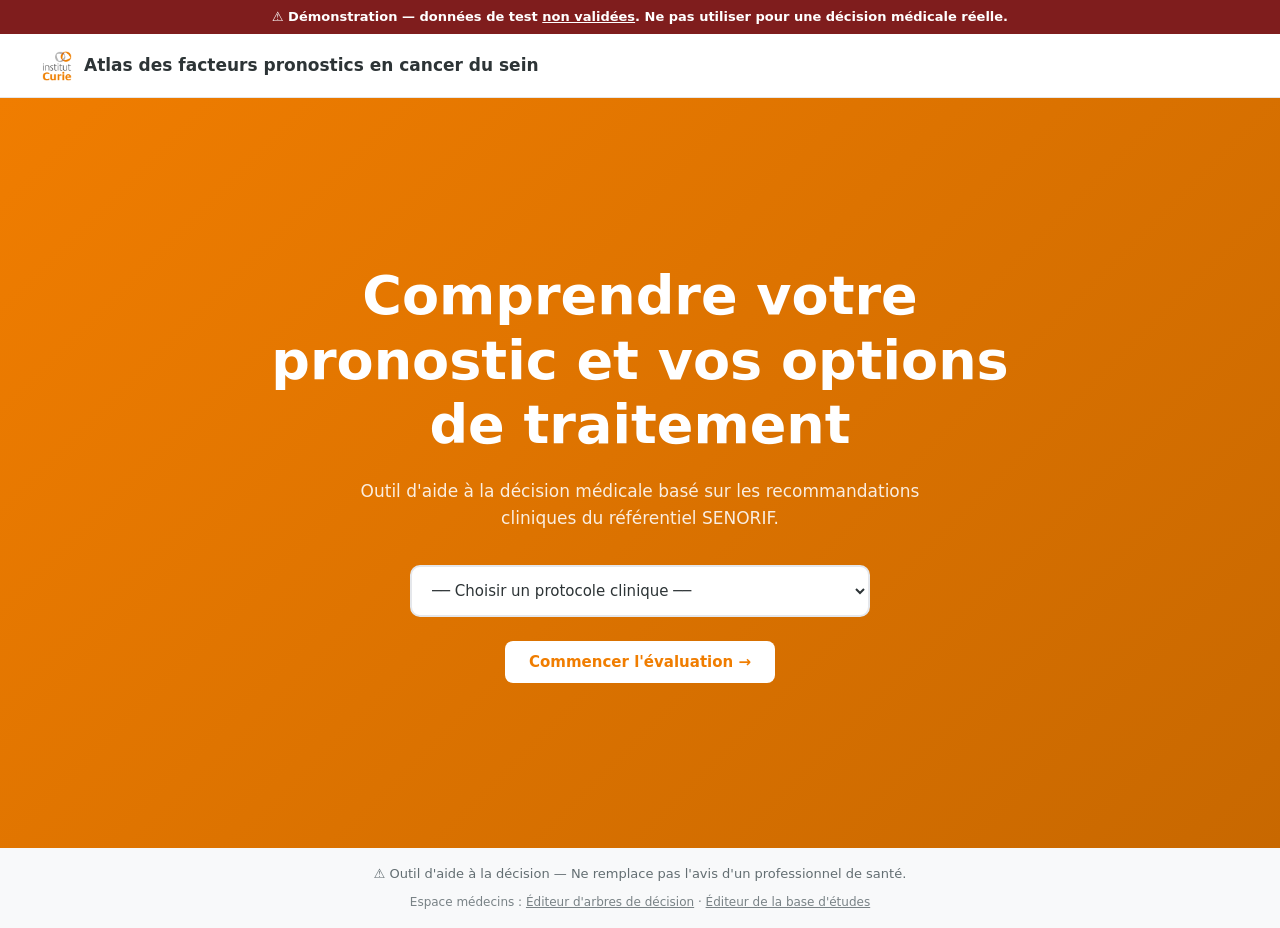
<file: index.html>
<!DOCTYPE html>
<html lang="fr">
<head>
  <meta charset="UTF-8" />
  <meta name="viewport" content="width=device-width, initial-scale=1.0" />
  <meta http-equiv="Content-Security-Policy" content="default-src 'self'; script-src 'self' 'unsafe-inline'; style-src 'self' 'unsafe-inline' https://fonts.googleapis.com; font-src https://fonts.gstatic.com; img-src 'self' data:; connect-src 'self'; object-src 'none'; base-uri 'self'; frame-ancestors 'none'" />
  <title>Atlas des facteurs pronostics en cancer du sein</title>
  <link rel="preconnect" href="https://fonts.googleapis.com" />
  <link href="https://fonts.googleapis.com/css2?family=Inter:wght@400;500;600;700;800&display=swap" rel="stylesheet" />
  <link rel="stylesheet" href="src/css/styles.css" />
  
</head>
<body>

<div id="demo-banner" style="background:#7f1d1d;color:#fff;font-size:13px;font-weight:600;text-align:center;padding:8px 14px;line-height:1.4;">
  ⚠️ Démonstration — données de test <u>non validées</u>. Ne pas utiliser pour une décision médicale réelle.
</div>

<div id="screen-home" class="screen active">
  <header class="header">
    <a href="#" class="header-logo" onclick="accueil(); return false;">
      <div class="header-logo-icon"><img src="./public/curie.jpg" alt="Logo" /></div>
      Atlas des facteurs pronostics en cancer du sein
    </a>
  </header>

  <section class="hero">
    <div class="hero-text">
      <div id="home-banner" style="display:none;"></div>
      <h1>Comprendre votre pronostic et vos options de traitement</h1>
      <p>Outil d'aide à la décision médicale basé sur les recommandations cliniques du référentiel SENORIF.</p>
      
      <select id="protocol-select" class="select-protocol">
        <option value="" disabled selected>── Choisir un protocole clinique ──</option>
      </select>

      <button class="btn btn-white" id="btn-start-hero" onclick="demarrer()" disabled>
        Chargement de la base…
      </button>
    </div>
  </section>

  <footer>
    ⚠️ Outil d'aide à la décision — Ne remplace pas l'avis d'un professionnel de santé.
    <span style="display:block;margin-top:8px;font-size:12px;opacity:.85;">
      Espace médecins :
      <a href="editeur-arbres.html" style="color:inherit;text-decoration:underline;">Éditeur d'arbres de décision</a>
      ·
      <a href="editeur-base.html" style="color:inherit;text-decoration:underline;">Éditeur de la base d'études</a>
    </span>
  </footer>
</div>

<div id="screen-quiz" class="screen">
  <header class="header">
    <a href="#" class="header-logo" onclick="accueil(); return false;">
      <div class="header-logo-icon"><img src="./public/curie.jpg" alt="Logo" /></div>
      Atlas des facteurs pronostics en cancer du sein
    </a>
  </header>

  <div class="quiz-progress">
    <span class="progress-label" id="quiz-step-label">Étape 1</span>
    <div class="progress-track"><div class="progress-bar" id="quiz-progress-bar"></div></div>
    <span class="progress-pct" id="quiz-pct-label">0 %</span>
  </div>

  <div class="quiz-body">
    <div class="quiz-card">
      <h2 id="quiz-question">…</h2>
      <div id="quiz-choices"></div>
      <div class="quiz-footer">
        <button class="btn btn-ghost" id="btn-back" onclick="reculer()" style="display:none;">← Étape précédente</button>
      </div>
    </div>
  </div>
</div>

<div id="screen-results" class="screen">
  <header class="header">
    <a href="#" class="header-logo" onclick="accueil(); return false;">
      <div class="header-logo-icon"><img src="./public/curie.jpg" alt="Logo" /></div>
      Atlas des facteurs pronostics en cancer du sein
    </a>
    <div style="display: flex; gap: 12px;">
      <button class="btn btn-ghost" onclick="window.print()">🖨️ Imprimer le rapport</button>
      <button class="btn btn-primary" onclick="recommencer()" style="color: white;">↺ Nouvelle évaluation</button>
    </div>
  </header>
  
  <div class="results-body">
    <h2>Recommandations Thérapeutiques</h2>
    <div id="validation-banner" style="display:none;"></div>
    <div class="path-banner">
      <h3>Parcours clinique</h3>
      <div class="path-steps" id="results-path"></div>
    </div>
    <div class="results-grid" id="results-grid"></div>
    <div class="warning-box">
      <strong>⚠️ Important :</strong> Ces recommandations sont établies sur la base des arbres de décision du <strong>SENORIF</strong>.
    </div>
    <div id="etudes-section"></div>
  </div>
</div>

<script src="./src/js/contrat.js?v=1"></script>
<script src="./src/js/app.js?v=2"></script>
</body>
</html>
</file>
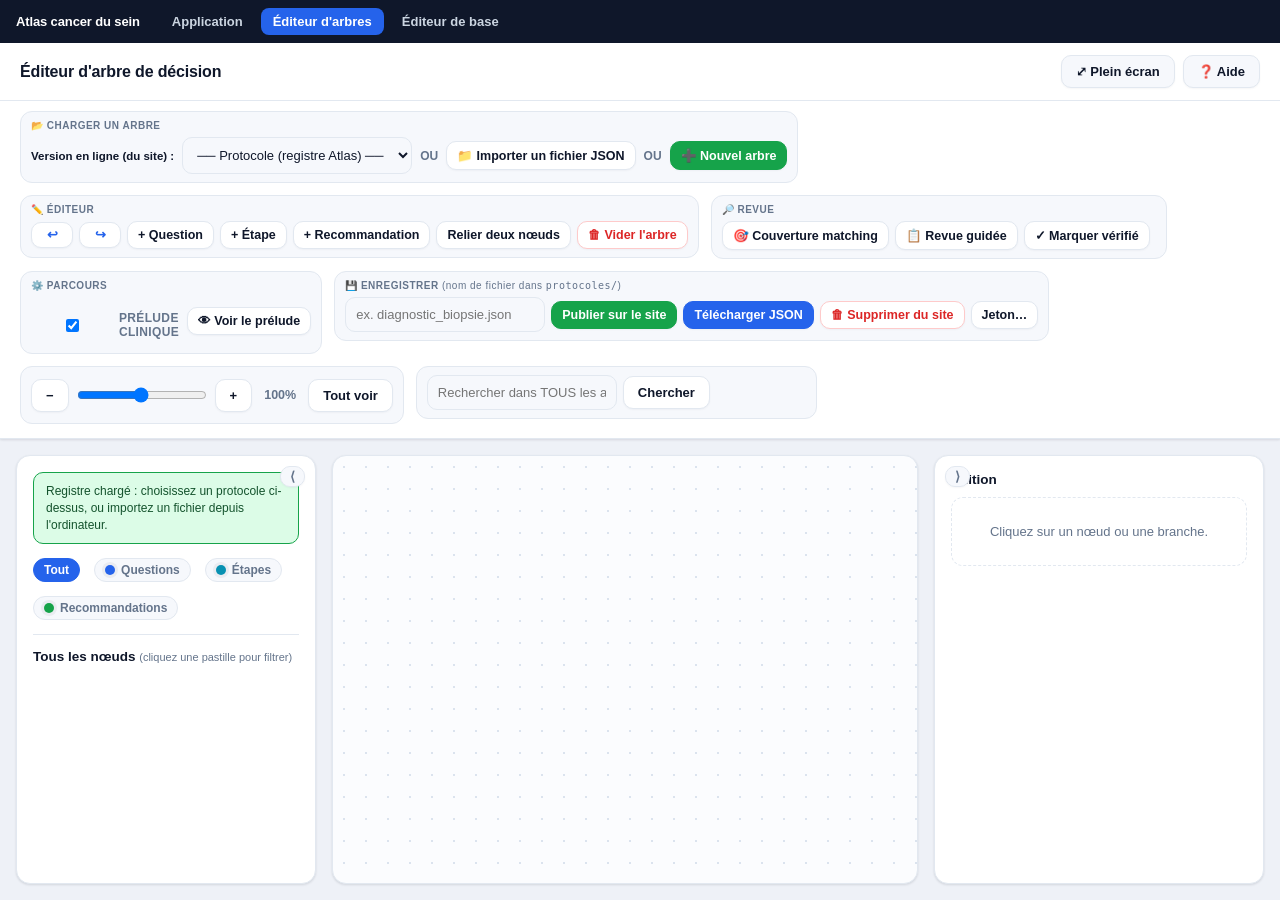
<file: editeur-arbres.html>
<!doctype html>
<html lang="fr">
<head>
<meta charset="utf-8">
<meta name="viewport" content="width=device-width, initial-scale=1">
<meta http-equiv="Content-Security-Policy" content="default-src 'self'; script-src 'self' 'unsafe-inline'; style-src 'self' 'unsafe-inline'; img-src 'self' data:; connect-src 'self' https://api.github.com https://raw.githubusercontent.com; object-src 'none'; base-uri 'self'; frame-ancestors 'none'">
<title>Éditeur d'arbre de décision</title>
<script src="src/js/contrat.js?v=1"></script>
<script src="src/js/publier.js?v=1"></script>
<style>
:root{
 --bg:#eef1f7;
 --surface:#ffffff;
 --surface-alt:#f6f8fc;
 --border:#e2e8f0;
 --text:#0f172a;
 --text-muted:#64748b;
 --primary:#2563eb;
 --primary-dark:#1d4ed8;
 --success:#16a34a;
 --success-dark:#15803d;
 --warning:#f59e0b;
 --danger:#dc2626;
 --radius:14px;
 --shadow:0 1px 3px rgba(15,23,42,.07),0 1px 2px rgba(15,23,42,.05);
 --shadow-md:0 6px 18px rgba(15,23,42,.10);
}
*{box-sizing:border-box}
html,body{height:100%;touch-action:none}
body{margin:0;display:flex;flex-direction:column;height:100vh;overflow:hidden;
 font-family:-apple-system,BlinkMacSystemFont,"Segoe UI",Roboto,Helvetica,Arial,sans-serif;
 background:var(--bg);color:var(--text)}

header{flex-shrink:0;background:var(--surface);border-bottom:1px solid var(--border);box-shadow:var(--shadow)}
.headerTop{display:flex;align-items:center;justify-content:space-between;padding:12px 20px;border-bottom:1px solid var(--border)}
.brand{display:flex;align-items:center;gap:10px;font-size:16px;font-weight:800;letter-spacing:-.01em}
.toolbar{display:flex;gap:12px;align-items:flex-start;flex-wrap:wrap;padding:10px 20px 14px}

button{appearance:none;border:1px solid var(--border);background:var(--surface);color:var(--text);
 font-weight:600;font-size:13px;padding:8px 14px;border-radius:10px;cursor:pointer;
 transition:transform .1s ease,box-shadow .1s ease,background .1s ease,border-color .1s ease;
 box-shadow:0 1px 2px rgba(15,23,42,.04)}
button:hover{border-color:#cbd5e1;background:#f8fafc;transform:translateY(-1px);box-shadow:0 3px 8px rgba(15,23,42,.10)}
button:active{transform:translateY(0)}
button.primary{background:var(--primary);border-color:var(--primary);color:white}
button.primary:hover{background:var(--primary-dark);border-color:var(--primary-dark)}
button.success{background:var(--success);color:white;border-color:var(--success)}
button.success:hover{background:var(--success-dark);border-color:var(--success-dark)}
button.danger{background:var(--surface);color:var(--danger);border-color:#fecaca}
button.danger:hover{background:#fef2f2;border-color:var(--danger)}
button.ghost{background:var(--surface-alt)}
button:disabled{opacity:.4;cursor:not-allowed;transform:none;box-shadow:none}

.grp{display:flex;flex-direction:column;gap:6px;background:var(--surface-alt);border:1px solid var(--border);
 border-radius:12px;padding:8px 10px}
.grpLabel{font-size:10px;font-weight:800;color:var(--text-muted);text-transform:uppercase;letter-spacing:.05em}
.grpBtns{display:flex;gap:6px;flex-wrap:wrap}
.grpBtns button{padding:6px 10px;font-size:12.5px}

.zoomBox,.searchBox{display:flex;gap:6px;align-items:center;background:var(--surface-alt);
 border:1px solid var(--border);border-radius:12px;padding:8px 10px}
#zoomValue{font-size:12.5px;font-weight:700;min-width:44px;text-align:center;color:var(--text-muted)}
.searchBox input{width:190px}

.main{flex:1;min-height:0;display:grid;grid-template-columns:300px 1fr 330px;gap:16px;padding:16px}
/* Flèches Annuler/Rétablir : grosses et lisibles */
.btn-fleche{font-size:20px;font-weight:800;line-height:1;padding:5px 12px;min-width:42px;color:var(--primary)}
/* Plein écran : on cache l'en-tête (plus de place) et on montre une barre d'outils flottante */
body.fs-actif .main{grid-template-columns:240px 1fr 270px;gap:10px;padding:8px}
body.fs-actif header{display:none}
body.fs-actif #fsToolbar{display:flex}
#fsToolbar{display:none;position:fixed;top:8px;left:50%;transform:translateX(-50%);z-index:100;gap:6px;
 align-items:center;background:var(--surface);border:1px solid var(--border);border-radius:12px;
 box-shadow:var(--shadow-md);padding:6px 8px;flex-wrap:wrap;max-width:96vw}
#fsToolbar button{padding:6px 10px;font-size:12.5px}
#fsToolbar .sep{width:1px;height:22px;background:var(--border);margin:0 2px}
.panel{background:var(--surface);padding:16px;border:1px solid var(--border);border-radius:var(--radius);
 box-shadow:var(--shadow);overflow:auto;position:relative}
/* Replier les panneaux latéraux pour agrandir le canevas */
.panelToggle{position:absolute;top:10px;z-index:6;padding:3px 9px;font-size:13px;line-height:1;font-weight:800;
 color:var(--text-muted);background:var(--surface-alt)}
#leftPanel .panelToggle{right:10px}
#rightPanel .panelToggle{left:10px}
body.leftHidden .main{grid-template-columns:36px 1fr 330px}
body.rightHidden .main{grid-template-columns:300px 1fr 36px}
body.leftHidden.rightHidden .main{grid-template-columns:36px 1fr 36px}
body.fs-actif.leftHidden .main{grid-template-columns:36px 1fr 270px}
body.fs-actif.rightHidden .main{grid-template-columns:240px 1fr 36px}
body.fs-actif.leftHidden.rightHidden .main{grid-template-columns:36px 1fr 36px}
body.leftHidden #leftPanel, body.rightHidden #rightPanel{padding:8px 2px;overflow:hidden}
body.leftHidden #leftPanel > :not(.panelToggle),
body.rightHidden #rightPanel > :not(.panelToggle){display:none}
body.leftHidden #leftPanel .panelToggle,
body.rightHidden #rightPanel .panelToggle{left:50%;right:auto;transform:translateX(-50%)}
#canvas{position:relative;overflow:scroll;cursor:grab;border:1px solid var(--border);border-radius:var(--radius);
 box-shadow:var(--shadow);background-color:#fbfcfe;
 background-image:radial-gradient(circle,#dbe3ee 1.2px,transparent 1.2px);background-size:22px 22px}
#world{position:relative;width:6000px;height:4000px;transform-origin:0 0}

h3{font-size:13.5px;font-weight:800;margin:0 0 10px;color:var(--text)}
h3 .hint{font-size:11px;color:var(--text-muted);font-weight:500}

.node{position:absolute;width:300px;height:132px;border:2px solid var(--primary);
 background:linear-gradient(180deg,#eff6ff,#e2ecfd);border-radius:16px;padding:12px;
 box-shadow:0 4px 14px rgba(37,99,235,.16);cursor:pointer;user-select:none;overflow:hidden;
 box-sizing:border-box;transition:transform .12s ease,box-shadow .12s ease;z-index:1}
/* Au survol ou à la sélection : le nœud grossit, passe au premier plan et
   affiche son titre en entier (fini les titres coupés / les nœuds cachés). */
.node:hover{transform:scale(1.06);box-shadow:0 14px 30px rgba(37,99,235,.30);z-index:40;height:auto;min-height:112px;overflow:visible}
.node.result{border-color:var(--success);background:linear-gradient(180deg,#ecfdf5,#d9f5e3);
 box-shadow:0 4px 14px rgba(22,163,74,.16)}
.node.result:hover{box-shadow:0 8px 20px rgba(22,163,74,.24)}
.node.etape{border-color:#0891b2;background:linear-gradient(180deg,#ecfeff,#cffafe);}
.node.etape:hover{box-shadow:0 8px 20px rgba(8,145,178,.24)}
.node.decision{border-color:#9333ea;background:linear-gradient(180deg,#f5f3ff,#ebe5fb)}
.node.selected{outline:3px solid var(--warning);outline-offset:2px;transform:scale(1.04);z-index:50;height:auto;min-height:112px;overflow:visible}
.type{font-size:9.5px;font-weight:800;color:rgba(15,23,42,.5);margin-bottom:4px;text-transform:uppercase;letter-spacing:.07em}
.title{font-weight:700;font-size:13px;line-height:1.3;color:var(--text);white-space:pre-wrap;overflow-wrap:break-word;
 display:-webkit-box;-webkit-line-clamp:5;-webkit-box-orient:vertical;overflow:hidden}
.node:hover .title,.node.selected .title{-webkit-line-clamp:unset;overflow:visible}
.small{font-size:10.5px;color:var(--text-muted);margin-top:4px;white-space:nowrap;overflow:hidden;text-overflow:ellipsis}

.edge{position:absolute;height:2px;background:#a8b4c5;transform-origin:left center}
.edge.selected{background:var(--warning);height:3px}
.label{position:absolute;background:var(--surface);border:1px solid var(--border);border-radius:999px;
 padding:4px 10px;font-size:11.5px;font-weight:700;cursor:pointer;max-width:220px;white-space:nowrap;
 overflow:hidden;text-overflow:ellipsis;box-shadow:0 1px 4px rgba(15,23,42,.10);transition:transform .1s ease}
.label:hover{transform:translateY(-1px)}
.label.selected{background:#fef3c7;border-color:var(--warning);color:#92400e;box-shadow:0 3px 8px rgba(245,158,11,.35)}

textarea,input,select{width:100%;box-sizing:border-box;border:1px solid var(--border);border-radius:10px;
 padding:9px 10px;font-family:inherit;font-size:13px;color:var(--text);background:var(--surface-alt);
 transition:border-color .12s ease,box-shadow .12s ease}
textarea:focus,input:focus,select:focus{outline:none;border-color:var(--primary);
 box-shadow:0 0 0 3px rgba(37,99,235,.15);background:var(--surface)}
textarea{min-height:90px}
.json{font-family:"SF Mono",Consolas,monospace;font-size:12px;min-height:220px}
label{font-size:11.5px;font-weight:800;color:var(--text-muted);text-transform:uppercase;letter-spacing:.03em;
 margin-top:14px;margin-bottom:6px;display:block}
.help{font-size:12.5px;color:var(--text-muted);line-height:1.55}
.divider{margin:18px 0;border:none;border-top:1px solid var(--border)}

.notice{background:#fef3c7;border:1px solid var(--warning);border-radius:10px;padding:10px 12px;
 margin-bottom:14px;font-size:12px;line-height:1.4;color:#78350f}
.notice.ok{background:#dcfce7;border-color:var(--success);color:#14532d}

.legend{display:flex;gap:14px;flex-wrap:wrap;font-size:12px;color:var(--text-muted);margin:0 0 14px;
 padding-bottom:14px;border-bottom:1px solid var(--border)}
.legend span{display:inline-flex;align-items:center;gap:6px;font-weight:700}
.legend .filtre{cursor:pointer;padding:4px 10px;border-radius:999px;border:1px solid var(--border);background:var(--surface-alt);transition:background .1s,border-color .1s}
.legend .filtre:hover{background:#eef2ff}
.legend .filtre.actif{background:#2563eb;border-color:#2563eb;color:#fff}
.dot{width:10px;height:10px;border-radius:50%;display:inline-block;box-shadow:0 0 0 3px rgba(15,23,42,.05)}

#editEmpty{color:var(--text-muted);font-size:13px;padding:26px 12px;text-align:center;
 border:1.5px dashed var(--border);border-radius:12px}

.valRow{display:flex;gap:6px;align-items:center;margin:6px 0}
.valRow input{flex:1}
.valRow button{padding:6px 9px;font-size:12px;flex-shrink:0}

.listRow{padding:8px 10px;border-radius:10px;cursor:pointer;font-size:12.5px;margin:4px 0;line-height:1.4;
 border-left:4px solid var(--primary);background:var(--surface-alt);transition:background .12s ease,transform .12s ease}
.listRow:hover{background:#eef2ff;transform:translateX(2px)}
.listRow.sel{background:#fef3c7;border-left-color:var(--warning);box-shadow:0 1px 4px rgba(245,158,11,.25)}
details.listGroup{margin:6px 0}
details.listGroup>summary{list-style:none}
details.listGroup>summary::-webkit-details-marker{display:none}
details.listGroup>summary::before{content:"▸ ";color:var(--text-muted);font-size:10px}
details.listGroup[open]>summary::before{content:"▾ "}

.overlay{display:none;position:fixed;inset:0;background:rgba(15,23,42,.55);backdrop-filter:blur(2px);
 z-index:50;align-items:center;justify-content:center;padding:20px}
.overlay.show{display:flex}
.modalBox{background:var(--surface);max-width:560px;width:100%;max-height:85vh;overflow:auto;
 padding:24px;border-radius:18px;box-shadow:0 24px 60px rgba(15,23,42,.35)}
.modalBox h2{margin-top:0;font-size:18px}
</style>
</head>
<body>
<style>
.site-nav{flex-shrink:0;display:flex;align-items:center;gap:6px;background:#0f172a;padding:8px 16px;font-family:-apple-system,BlinkMacSystemFont,"Segoe UI",Roboto,sans-serif}
.site-nav-brand{color:#fff;font-weight:800;font-size:13px;margin-right:14px;letter-spacing:-.01em}
.site-nav a{color:#cbd5e1;text-decoration:none;font-size:13px;font-weight:600;padding:6px 12px;border-radius:8px}
.site-nav a:hover{background:#1e293b;color:#fff}
.site-nav a.active{background:#2563eb;color:#fff}
</style>
<nav class="site-nav">
 <span class="site-nav-brand">Atlas cancer du sein</span>
 <a href="index.html">Application</a>
 <a href="editeur-arbres.html" class="active">Éditeur d'arbres</a>
 <a href="editeur-base.html">Éditeur de base</a>
</nav>
<header>
<div class="headerTop">
 <span class="brand">Éditeur d'arbre de décision</span>
 <div style="display:flex;gap:8px">
  <button class="ghost" onclick="toggleFullscreen()">⤢ Plein écran</button>
  <button class="ghost" onclick="toggleHelp()">❓ Aide</button>
 </div>
</div>

<div class="toolbar">

<div class="grp">
 <span class="grpLabel">📂 Charger un arbre</span>
 <span class="grpBtns" style="align-items:center;gap:8px">
  <span style="font-size:11.5px;font-weight:700;color:var(--text)">Version en ligne (du site)&nbsp;:</span>
  <select id="protocolSelect" style="width:230px" onchange="loadSelectedProtocol()" title="Récupère un protocole actuellement publié sur le site">
   <option value="">— choisir un protocole —</option>
  </select>
  <span style="font-size:12px;color:var(--text-muted);font-weight:700">OU</span>
  <button onclick="document.getElementById('fileInput').click()" title="Importer un fichier JSON depuis votre ordinateur">📁 Importer un fichier JSON</button>
  <span style="font-size:12px;color:var(--text-muted);font-weight:700">OU</span>
  <button class="success" onclick="nouvelArbre()" title="Crée un nouvel arbre vierge qui s'ajoutera au menu du site à la publication">➕ Nouvel arbre</button>
 </span>
</div>

<div class="grp">
 <span class="grpLabel">✏️ Éditeur</span>
 <span class="grpBtns" style="align-items:center">
  <button id="undoBtn" onclick="undo()" title="Annuler (Ctrl+Z)" class="btn-fleche">↩</button>
  <button id="redoBtn" onclick="redo()" title="Rétablir (Ctrl+Maj+Z)" class="btn-fleche">↪</button>
  <button onclick="addQuestion()">+ Question</button>
  <button onclick="addEtape()">+ Étape</button>
  <button onclick="addResult()">+ Recommandation</button>
  <button onclick="toggleConnect()">Relier deux nœuds</button>
  <button class="danger" onclick="viderArbre()" title="Efface tout l'arbre en cours d'édition (annulable avec ↩). Ne touche pas au site.">🗑 Vider l'arbre</button>
 </span>
</div>

<div class="grp">
 <span class="grpLabel">🔎 Revue</span>
 <span class="grpBtns" style="align-items:center">
  <button onclick="ouvrirCouverture()" title="Liste les réponses non reliées à un critère (trous du matching)">🎯 Couverture matching</button>
  <button onclick="ouvrirRevue()" title="Revue guidée, nœud par nœud, validée à la fin">📋 Revue guidée</button>
  <button onclick="marquerArbreRevu()" title="Marquer vérifié rapidement (sans revue détaillée)">✓ Marquer vérifié</button>
  <span id="revueStatus" style="font-size:11px;color:var(--text-muted)"></span>
 </span>
</div>

<div class="grp">
 <span class="grpLabel">⚙️ Parcours</span>
 <span class="grpBtns" style="align-items:center">
  <label style="display:flex;align-items:center;gap:6px;font-size:12px;font-weight:600;cursor:pointer" title="Ajoute au début du parcours les questions de stade clinique communes. À décocher pour un protocole où ces stades ne sont pas encore connus (ex. Diagnostic et biopsie).">
   <input type="checkbox" id="preludeChk" checked> Prélude clinique
  </label>
  <button onclick="ouvrirPrelude()" title="Voir les questions du prélude clinique commun">👁 Voir le prélude</button>
 </span>
</div>

<div class="grp">
 <span class="grpLabel">💾 Enregistrer <span class="hint" style="text-transform:none;font-weight:500">(nom de fichier dans <code>protocoles/</code>)</span></span>
 <span class="grpBtns" style="align-items:center">
  <input id="protocolFilename" placeholder="ex. diagnostic_biopsie.json" style="width:200px">
  <button class="success" onclick="publierArbre()">Publier sur le site</button>
  <button class="primary" onclick="exportJSON()">Télécharger JSON</button>
  <button class="danger" onclick="supprimerProtocoleActuel()" title="Retire définitivement ce protocole du site (fichier + menu)">🗑 Supprimer du site</button>
  <button onclick="AtlasPublish.demanderToken()" title="Changer le jeton GitHub enregistré">Jeton…</button>
 </span>
</div>

<span class="zoomBox">
  <button onclick="zoomOut()">−</button>
  <input id="zoomSlider" type="range" min="3" max="200" value="100" oninput="setZoom(this.value/100)" style="width:130px">
  <button onclick="zoomIn()">+</button>
  <span id="zoomValue">100%</span>
  <button onclick="fitView()">Tout voir</button>
</span>

<span class="searchBox">
  <input id="searchBox" placeholder="Rechercher dans TOUS les arbres…" oninput="liveSearch()" onkeydown="if(event.key==='Enter')searchNode()">
  <button onclick="searchNode()">Chercher</button>
  <span id="searchStatus" style="font-size:11px;color:var(--text-muted);min-width:90px"></span>
</span>

</div>
</header>
<div id="searchResults" style="display:none;position:fixed;right:20px;top:118px;z-index:60;width:380px;max-height:55vh;overflow:auto;background:var(--surface);border:1px solid var(--border);border-radius:12px;box-shadow:var(--shadow-md);padding:6px"></div>

<div id="coverageOverlay" class="overlay" onclick="if(event.target===this)this.classList.remove('show')">
 <div class="modalBox">
  <h2 style="margin-top:0">🎯 Couverture du matching</h2>
  <p class="help" id="coverageIntro"></p>
  <div id="coverageList"></div>
  <button class="primary" style="width:100%;margin-top:18px" onclick="document.getElementById('coverageOverlay').classList.remove('show')">Fermer</button>
 </div>
</div>

<div id="revueOverlay" class="overlay" onclick="if(event.target===this)this.classList.remove('show')">
 <div class="modalBox" style="max-width:740px">
  <h2 style="margin-top:0">📋 Revue guidée</h2>
  <p class="help" id="revueIntro"></p>
  <div id="revueList" style="max-height:55vh;overflow:auto"></div>
  <div style="display:flex;gap:8px;margin-top:16px">
   <button style="flex:1" onclick="document.getElementById('revueOverlay').classList.remove('show')">Fermer (progrès gardé)</button>
   <button class="success" style="flex:1" onclick="validerRevue()">✓ Valider la revue</button>
  </div>
 </div>
</div>

<div id="fsToolbar">
 <button class="btn-fleche" onclick="undo()" title="Annuler">↩</button>
 <button class="btn-fleche" onclick="redo()" title="Rétablir">↪</button>
 <span class="sep"></span>
 <button onclick="addQuestion()">+ Question</button>
 <button onclick="addEtape()">+ Étape</button>
 <button onclick="addResult()">+ Reco</button>
 <button onclick="toggleConnect()">Relier</button>
 <span class="sep"></span>
 <button onclick="zoomOut()">−</button>
 <button onclick="zoomIn()">+</button>
 <button onclick="fitView()">Tout voir</button>
 <span class="sep"></span>
 <button class="danger" onclick="toggleFullscreen()">✕ Quitter</button>
</div>

<input type="file" id="fileInput" accept=".json" style="display:none">

<div id="helpOverlay" class="overlay" onclick="if(event.target===this)toggleHelp()">
 <div class="modalBox">
  <h2 style="margin-top:0">Aide</h2>
  <p class="help">
  <b>Mode d'emploi :</b><br>
  1. Cliquez sur un nœud (ou une question de la liste à gauche, ou une réponse de son menu déplié) pour le modifier dans le panneau de droite.<br>
  2. Une fois vos modifications faites dans le panneau de droite, cliquez sur « Valider » pour les appliquer à l'arbre.<br>
  3. La forme de l'arbre est calculée automatiquement : vous ne pouvez pas déplacer un nœud à la main, elle se réorganise toute seule dès que vous ajoutez/supprimez un élément.<br>
  4. <b>Question vs Étape :</b> Une <i>Question</i> peut avoir plusieurs réponses (branches). Une <i>Étape</i> permet soit une suite unique (flèche sans texte), soit de se diviser en plusieurs branches nommées (comme une question).<br>
  5. Si un nœud est sélectionné (en surbrillance), cliquer sur « + » crée directement le lien avec ce nœud. Sinon, utilisez « Relier deux nœuds » : cliquez le parent puis l'enfant.<br>
  6. Utilisez la barre de recherche pour retrouver un nœud par mot-clé : l'arbre se centre sur lui et le sélectionne pour modification immédiate.<br>
  7. Ctrl+Z pour annuler, Ctrl+Maj+Z pour rétablir.<br>
  8. Touche <b>Suppr</b> (ou Backspace hors champ texte) pour supprimer le nœud ou la branche sélectionné(e).
  </p>
  <div class="notice ok"><b>Relier une réponse aux études (matching) :</b><br>Cliquez sur une <b>branche/réponse</b> (le petit libellé sur la flèche). Dans le panneau de droite, section <b>« Critères renseignés par cette réponse »</b>, ajoutez un ou plusieurs critères (ex. <code>T = T2</code>, et <code>Age = 40</code> pour une même réponse). C'est ce qui permet à l'application de retrouver les études correspondant au profil du patient. Une réponse sans critère ne participe pas au matching.</div>
  <div class="notice"><b>Publier sur le site (recommandé) :</b><br>1. Choisissez le protocole (ou créez-en un et donnez-lui un nom de fichier).<br>2. Modifiez l'arbre, puis cliquez sur <b>« Publier sur le site »</b> : le protocole est écrit directement dans le dépôt Atlas. Un nouveau protocole est ajouté automatiquement au registre.<br>3. La première fois, collez un <b>jeton GitHub</b> (bouton « Jeton… ») : GitHub → Settings → Developer settings → Fine-grained tokens, permission « Contents: Read and write » sur le dépôt Atlas. Il reste enregistré uniquement dans ce navigateur.<br>4. Le site se met à jour tout seul (~1 min, après validation automatique).<br><br><b>Sans jeton (repli) :</b> « Télécharger JSON » puis remplacez le fichier dans <code>protocoles/</code> sur GitHub à la main.</div>
  <hr class="divider">
  <b>Brouillon navigateur (sauvegarde temporaire, sans téléchargement) :</b>
  <div style="margin-top:8px;display:flex;gap:8px">
   <button onclick="saveLocal()">Sauver brouillon</button>
   <button onclick="loadLocal()">Recharger brouillon</button>
  </div>
  <button class="primary" style="width:100%;margin-top:18px" onclick="toggleHelp()">Fermer</button>
 </div>
</div>

<div class="main">
<div class="panel" id="leftPanel">
<button class="panelToggle" onclick="togglePanel('left')" title="Replier / déplier la liste">⟨</button>
<div id="loadStatus" class="notice">Chargement du registre des protocoles…</div>

<div class="legend" id="typeFilter">
 <span class="filtre actif" data-type="tout" onclick="setListFilter('tout')">Tout</span>
 <span class="filtre" data-type="question" onclick="setListFilter('question')"><i class="dot" style="background:#2563eb"></i> Questions</span>
 <span class="filtre" data-type="etape" onclick="setListFilter('etape')"><i class="dot" style="background:#0891b2"></i> Étapes</span>
 <span class="filtre" data-type="resultat" onclick="setListFilter('resultat')"><i class="dot" style="background:#16a34a"></i> Recommandations</span>
</div>

<h3 id="listTitre">Tous les nœuds <span class="hint">(cliquez une pastille pour filtrer)</span></h3>
<div id="list"></div>
</div>

<div id="canvas">
<div id="world"></div>
</div>

<div class="panel right" id="rightPanel">
<button class="panelToggle" onclick="togglePanel('right')" title="Replier / déplier l'éditeur">⟩</button>
<h3>Édition</h3>
<div id="editEmpty">Cliquez sur un nœud ou une branche.</div>

<div id="nodeEdit" style="display:none">
<label>Type</label>
<select id="editType">
<option value="question">Question</option>
<option value="etape">Étape / Action</option>
<option value="resultat">Recommandation</option>
</select>

<label>Titre (Question, étape ou nom reco)</label>
<textarea id="editTitle" style="min-height:60px"></textarea>

<label style="display: none;">Données recommandation JSON</label>
<textarea id="editData" class="json" style="display: none;"></textarea>

<label>Source SENORIF</label>
<input id="editSource">
<button class="primary" style="width:100%;margin-top:16px" onclick="applyNodeEdits()">✓ Valider les modifications</button>

<hr class="divider">
<button class="danger" style="width:100%" onclick="deleteNode()">🗑 Supprimer ce nœud</button>
</div>

<div id="edgeEdit" style="display:none">
<label>Réponse(s) / branche <span class="hint" style="text-transform:none;font-weight:500">(plusieurs valeurs possibles pour la même branche)</span></label>
<div id="edgeValuesWrapper">
    <div id="editEdgeValues"></div>
    <button class="ghost" style="width:100%;margin-top:6px" onclick="addEdgeValueField()">+ Ajouter une valeur</button>
</div>
<div id="edgeEtapeNotice" style="display:none; margin-bottom: 16px;" class="notice">
    Si l'étape a une seule suite, laissez vide. Si elle se divise, nommez la branche (ex: 'Bénin').
</div>
<div id="edgeCriteresWrap">
    <label>Critères renseignés par cette réponse <span class="hint" style="text-transform:none;font-weight:500">(un OU plusieurs — c'est ce qui relie le quiz aux études)</span></label>
    <div id="edgeCriteresList"></div>
    <button class="ghost" style="width:100%;margin-top:6px" onclick="addEdgeCritereRow()">+ Ajouter un critère</button>
</div>
<button class="primary" style="width:100%;margin-top:16px" onclick="applyEdgeEdits()">✓ Valider la liaison</button>

<hr class="divider">
<button class="danger" style="width:100%" onclick="deleteEdge()">🗑 Supprimer branche</button>
</div>

<div id="previewBox" style="display:none">
<h3>Aperçu JSON</h3>
<textarea id="preview" class="json" readonly></textarea>
</div>
</div>
</div>

<script>
// Éditeur intégré au site Atlas : les données (protocoles, schéma) sont servies
// par le même site, donc les chemins sont relatifs (plus d'URL de dépôt codée en dur).
const ATLAS_REPO_RAW_BASE = "src/data/"; // données servies sous src/data/ (lecture)
const ATLAS_DATA_REPO_BASE = "src/data/"; // chemin dépôt pour la publication (écriture)

let nodes=[], edges=[];
let selectedNode=null, selectedEdge=null;
let connectMode=false, connectSource=null;
let pan=null;
let zoom=1;
let lastSearchIndex=-1, lastSearchTerm="";
let undoStack=[], redoStack=[];
const HISTORY_LIMIT=100;

let currentMetadata=null; // {titre, date_maj} du protocole chargé, conservé tel quel à l'export
let protocolesRegistry=[]; // [{id, nom, fichier}] chargé depuis protocoles/index.json
let criteresSchema={};     // {id:{label,type,valeurs}} chargé depuis schema_criteres.json (contrat partagé Atlas)

const NODE_W=300;  // doit correspondre à .node{width} en CSS, sinon les nœuds se chevauchent
const NODE_H=132;  // doit correspondre à .node{height} en CSS
const X_GAP=70;
const Y_GAP=220;

function setStatus(text, ok){
 const el=document.getElementById("loadStatus");
 if(!el)return;
 el.textContent=text;
 el.className= ok ? "notice ok" : "notice";
}
// Replie/déplie un panneau latéral (liste à gauche, éditeur à droite) pour
// donner plus de place au canevas. Le chevron du bouton indique l'action.
function togglePanel(side){
 let cls = side==="left" ? "leftHidden" : "rightHidden";
 let hidden = document.body.classList.toggle(cls);
 let panel = document.getElementById(side==="left" ? "leftPanel" : "rightPanel");
 let btn = panel && panel.querySelector(".panelToggle");
 if(btn){
  if(side==="left") btn.textContent = hidden ? "⟩" : "⟨";
  else              btn.textContent = hidden ? "⟨" : "⟩";
  btn.title = hidden ? "Déplier" : "Replier";
 }
}
function uid(p){return p+Math.random().toString(36).slice(2,9)}
function node(id){return nodes.find(n=>n.id===id)}
function edge(id){return edges.find(e=>e.id===id)}

function edgeValues(e){
 // Liste explicite (fidèle : un libellé peut contenir des virgules, ex.
 // « cT1N0, RH+, Ménopause »). Repli legacy sur découpage du label si absente.
 if(e && Array.isArray(e.valeursListe)) return e.valeursListe.filter(Boolean);
 return String((e&&e.label)||"").split(",").map(s=>s.trim()).filter(Boolean);
}
function edgeHasValeurs(e){ return e && e.valeurs && Object.keys(e.valeurs).length>0; }
function outCount(nodeId){ return edges.filter(e=>e.source===nodeId).length; }
// Une étape ne se comporte comme « suite unique » (flèche ↓, traversée directe)
// que si elle a EXACTEMENT une branche sans nom. Dès qu'elle se divise (≥2
// branches), ses branches se gèrent comme celles d'une question : à nommer.
function etapeSuiteUnique(sourceId){
 let s=node(sourceId);
 return s && s.type==="etape" && outCount(sourceId)===1;
}
function edgeLabelDisplay(e){
 let vals = edgeValues(e);
 // Branche sans nom : on n'impose plus « Réponse ». Le libellé reste vide
 // (affiché comme un repère « à nommer » dans renderEdge), à remplir par l'utilisateur.
 if(vals.length === 0) return "";
 return vals.join(" / ");
}

function resultTitleFromData(t){
 let keys=Object.keys(t.donnees||{});
 return keys.length ? keys.map(k=>k.replace(/^OUT_/i,"")).join(", ") : "Recommandation";
}

// Les fichiers de protocole réels sont enveloppés en {metadata, tree}.
// On accepte aussi un arbre brut (sans enveloppe) pour rester compatible avec d'anciens exports.
function loadProtocolFile(data, filename){
 currentMetadata = (data && data.tree) ? (data.metadata || {}) : {};
 document.getElementById("protocolFilename").value = filename || "";
 // Prélude clinique : activé par défaut, désactivé si le protocole le demande.
 let chk=document.getElementById("preludeChk");
 if(chk) chk.checked = !(data && data.prelude_clinique === false);
 treeToGraph((data && data.tree) || data);
 afficherRevueStatus();
 modifie=false; // fraîchement chargé : rien à publier
}

// Revue au niveau du protocole : date de dernière vérification médicale,
// conservée dans metadata et publiée avec l'arbre.
function afficherRevueStatus(){
 let el=document.getElementById("revueStatus"); if(!el) return;
 if(currentMetadata && currentMetadata.date_revue){
  el.textContent="Vérifié le "+currentMetadata.date_revue+(currentMetadata.revu_par?" · "+currentMetadata.revu_par:"");
 } else { el.textContent="Jamais vérifié"; }
}
function marquerArbreRevu(){
 currentMetadata=currentMetadata||{};
 currentMetadata.date_revue=new Date().toISOString().slice(0,10);
 let qui=prompt("Vérifié par (initiales / nom) :", currentMetadata.revu_par||"");
 if(qui!==null) currentMetadata.revu_par=qui.trim();
 afficherRevueStatus();
 setStatus("Protocole marqué vérifié le "+currentMetadata.date_revue+". Cliquez « Publier sur le site » pour enregistrer.", true);
}

// Vérificateur de couverture : liste les réponses NON reliées à un critère
// (elles ne participent pas au matching). Cliquer une ligne va la taguer.
function ouvrirCouverture(){
 let branches=[];
 edges.forEach(e=>{
  let src=node(e.source); if(!src || src.type==="resultat") return;
  let vals=edgeValues(e);
  if(!vals.length) return; // étape à suite unique : pas une réponse
  branches.push({edgeId:e.id, question:src.titre||"(sans titre)", answer:vals.join(" / "), tagged:edgeHasValeurs(e)});
 });
 let untag=branches.filter(b=>!b.tagged);
 let cur=(document.getElementById("protocolFilename").value||"").trim()||"(arbre courant)";
 let intro=document.getElementById("coverageIntro"), box=document.getElementById("coverageList");
 box.innerHTML="";
 if(!branches.length){
  intro.textContent="Aucune réponse dans cet arbre — chargez un protocole.";
 } else {
  intro.innerHTML="Protocole <b>"+esc(cur)+"</b> — <b>"+(branches.length-untag.length)+"/"+branches.length+"</b> réponses reliées à un critère.<br>"+
   (untag.length ? "Ces réponses ne participent PAS au matching (cliquez pour aller les taguer) :" : "✅ Toutes les réponses sont reliées à au moins un critère.");
  untag.forEach(b=>{
   let row=document.createElement("div");
   row.className="listRow";
   row.style.cssText="padding:8px 10px;margin:4px 0;border-radius:8px;cursor:pointer;border-left:4px solid var(--warning);background:var(--surface-alt)";
   row.innerHTML="<b>"+esc(b.answer)+"</b> <span style='color:var(--text-muted)'>— "+esc(b.question)+"</span>";
   row.onclick=function(){ selectedEdge=b.edgeId; selectedNode=null; document.getElementById("coverageOverlay").classList.remove("show"); centerOnEdge(b.edgeId); render(); };
   box.appendChild(row);
  });
 }
 document.getElementById("coverageOverlay").classList.add("show");
}

// ─── Revue guidée : parcours compact, on coche/annote au fur et à mesure ───
function outlineNodes(){
 let incoming=new Set(edges.map(e=>e.target));
 let roots=nodes.filter(n=>!incoming.has(n.id)); if(!roots.length && nodes.length) roots=[nodes[0]];
 let out=[], seen=new Set();
 function dfs(id,depth,branchLabel){
  if(seen.has(id)) return; seen.add(id);
  let n=node(id); if(!n) return;
  out.push({node:n, depth, branchLabel});
  edges.filter(e=>e.source===id).forEach(e=>dfs(e.target, depth+1, edgeValues(e).join(" / ")));
 }
 roots.forEach(r=>dfs(r.id,0,""));
 return out;
}
function revueKey(){ return "revue_"+((document.getElementById("protocolFilename").value||"").trim()||"sans_nom"); }
function loadRevueDraft(){ try{ return JSON.parse(localStorage.getItem(revueKey())||"{}"); }catch(e){ return {}; } }
function saveRevueDraft(){
 let d={};
 document.querySelectorAll("#revueList [data-rk]").forEach(row=>{
  let k=row.getAttribute("data-rk");
  d[k]={ revu: row.querySelector("input[type=checkbox]").checked, note: row.querySelector("input[type=text]").value };
 });
 localStorage.setItem(revueKey(), JSON.stringify(d));
 majRevueProgress();
}
function majRevueProgress(){
 let rows=document.querySelectorAll("#revueList [data-rk]");
 let done=Array.from(rows).filter(r=>r.querySelector("input[type=checkbox]").checked).length;
 let el=document.getElementById("revueIntro");
 if(el) el.innerHTML="Cochez et annotez au fur et à mesure — <b>progrès sauvegardé automatiquement</b> (vous pouvez fermer et revenir). <b>"+done+"/"+rows.length+"</b> nœuds revus. La revue n'est <b>datée qu'au clic sur « Valider la revue »</b>.";
}
function ouvrirRevue(){
 let list=document.getElementById("revueList"); list.innerHTML="";
 let draft=loadRevueDraft();
 outlineNodes().forEach(it=>{
  // Clé par identifiant de nœud (déterministe pour un arbre donné) : pas de
  // collision entre nœuds homonymes, contrairement à "type|titre".
  let n=it.node, k=n.id, st=draft[k]||{revu:false,note:""};
  let row=document.createElement("div"); row.setAttribute("data-rk",k);
  row.style.cssText="display:flex;gap:8px;align-items:center;padding:5px 0;margin-left:"+(it.depth*16)+"px;border-bottom:1px solid var(--border)";
  let cb=document.createElement("input"); cb.type="checkbox"; cb.checked=!!st.revu;
  let dot=document.createElement("i"); dot.className="dot"; dot.style.background=nodeColor(n.type); dot.style.flexShrink="0";
  let ttl=document.createElement("span"); ttl.style.cssText="flex:1;font-size:12.5px;"; ttl.textContent=(it.branchLabel?"["+it.branchLabel+"] ":"")+(n.titre||"(sans titre)");
  function maj(){ ttl.style.opacity=cb.checked?".55":""; ttl.style.textDecoration=cb.checked?"line-through":""; }
  maj();
  let note=document.createElement("input"); note.type="text"; note.placeholder="note…"; note.value=st.note||""; note.style.cssText="width:160px;flex-shrink:0";
  cb.onchange=function(){ maj(); saveRevueDraft(); };
  note.oninput=saveRevueDraft;
  row.appendChild(cb); row.appendChild(dot); row.appendChild(ttl); row.appendChild(note);
  list.appendChild(row);
 });
 majRevueProgress();
 document.getElementById("revueOverlay").classList.add("show");
}
function validerRevue(){
 saveRevueDraft();
 currentMetadata=currentMetadata||{};
 currentMetadata.date_revue=new Date().toISOString().slice(0,10);
 let qui=prompt("Revue validée. Vérifié par (initiales / nom) :", currentMetadata.revu_par||"");
 if(qui!==null) currentMetadata.revu_par=qui.trim();
 currentMetadata.revue_notes=loadRevueDraft();
 afficherRevueStatus();
 document.getElementById("revueOverlay").classList.remove("show");
 setStatus("Revue validée le "+currentMetadata.date_revue+". Cliquez « Publier sur le site » pour enregistrer.", true);
}

function treeToGraph(tree){
 if(nodes.length) pushHistory();
 // Sérialisation déléguée au contrat partagé (AtlasContrat) : source de vérité
 // unique, testée par scripts/test-serialisation.mjs (round-trip fidèle).
 let g=window.AtlasContrat.treeVersGraphe(tree);
 nodes=g.nodes; edges=g.edges;
 autoLayout();
 render();
 setTimeout(fitView, 50);
}

function autoLayout(){
 if(!nodes.length) return;
 let incoming=new Set(edges.map(e=>e.target));
 let roots=nodes.filter(n=>!incoming.has(n.id));
 if(!roots.length) roots=[nodes[0]];
 let cursorX=300;
 let visited=new Set();

 function place(id, depth){
  if(visited.has(id)) return node(id);
  visited.add(id);
  let n=node(id); if(!n) return null;
  let y=80+depth*Y_GAP;
  let childEdges=edges.filter(e=>e.source===id);
  if(!childEdges.length){
    n.x=cursorX; n.y=y;
    cursorX += NODE_W + X_GAP;
  } else {
    let childXs=[];
    childEdges.forEach(e=>{
      let c=place(e.target, depth+1);
      if(c) childXs.push(c.x);
    });
    
    n.x = childXs.length ? (Math.min(...childXs)+Math.max(...childXs))/2 : cursorX;
    
    let overlap = true;
    while(overlap) {
        overlap = false;
        nodes.forEach(other => {
            if(other.id !== n.id && visited.has(other.id) && other.y === y) {
                if(Math.abs(other.x - n.x) < NODE_W + 20) {
                    n.x = Math.max(n.x, other.x + NODE_W + X_GAP);
                    overlap = true;
                }
            }
        });
    }

    if(n.x >= cursorX) cursorX = n.x + NODE_W + X_GAP;
    n.y=y;
  }
  return n;
 }

 roots.forEach(r=>place(r.id,0));
 nodes.forEach(n=>{
   if(!visited.has(n.id)){
     n.x=cursorX; n.y=80;
     cursorX += NODE_W + X_GAP;
     visited.add(n.id);
   }
 });

 // Passe finale anti-chevauchement : ligne par ligne (même y), on garantit un
 // espacement minimal entre nœuds voisins. Garantit qu'aucun nœud ne se superpose,
 // même si le centrage des parents avait rapproché deux sous-arbres.
 let lignes={};
 nodes.forEach(n=>{ (lignes[n.y]=lignes[n.y]||[]).push(n); });
 Object.keys(lignes).forEach(y=>{
   let row=lignes[y].sort((a,b)=>a.x-b.x);
   for(let i=1;i<row.length;i++){
     let min=row[i-1].x + NODE_W + X_GAP;
     if(row[i].x < min) row[i].x = min;
   }
 });
 resizeWorld();
}

function graphToTree(){
 // Désérialisation déléguée au contrat partagé (AtlasContrat) : garde anti-boucle
 // incluse, testée par scripts/test-serialisation.mjs.
 return window.AtlasContrat.grapheVersTree(nodes, edges);
}

function resizeWorld(){
 let w=document.getElementById("world");
 if(!nodes.length){w.style.width="2500px"; w.style.height="1800px"; return;}
 let maxX=Math.max(...nodes.map(n=>n.x))+700;
 let maxY=Math.max(...nodes.map(n=>n.y))+500;
 w.style.width=Math.max(2500,maxX)+"px";
 w.style.height=Math.max(1800,maxY)+"px";
}

function refreshUndoButtons(){
 document.getElementById("undoBtn").disabled = !undoStack.length;
 document.getElementById("redoBtn").disabled = !redoStack.length;
}

function render(){
 refreshUndoButtons();
 resizeWorld();
 let w=document.getElementById("world");
 w.innerHTML="";
 edges.forEach(renderEdge);
 nodes.forEach(renderNode);
 renderList();
 renderEditor();
 document.getElementById("preview").value=JSON.stringify(graphToTree(),null,2);
}

function fitFontSize(text){
 let len=(text||"").length;
 return len>170 ? "12.5px" : len>110 ? "13px" : len>60 ? "14px" : "15px";
}

function renderNode(n){
 let w=document.getElementById("world");
 let el=document.createElement("div");
 el.className="node "+(n.type==="resultat"?"result ":"")+(n.type==="etape"?"etape ":"")+(n.type==="decision"?"decision ":"")+(selectedNode===n.id?"selected":"");
 el.style.left=n.x+"px"; el.style.top=n.y+"px";
 let typeLabel = n.type==="resultat" ? "recommandation" : n.type;
 let titleLabel = n.titre || (n.type==="resultat" ? summary(n) : (n.type==="etape"?"Étape sans titre":"Question sans titre"));
 let smallLabel = n.type==="resultat" ? "" : summary(n);
 el.title = titleLabel + (smallLabel ? " — "+smallLabel : "");

 el.innerHTML =
   "<div class='type'>"+esc(typeLabel)+"</div>" +
   "<div class='title' style='font-size:"+fitFontSize(titleLabel)+"'>"+esc(titleLabel)+"</div>" +
   (smallLabel ? "<div class='small'>"+esc(smallLabel)+"</div>" : "");

 // MODIFICATION 3 : stopPropagation pour éviter la sélection multiple parasite
 el.onpointerdown=function(ev){
  ev.preventDefault();
  ev.stopPropagation();
  if(connectMode){connectClick(n.id);return}
  selectedNode=n.id;
  selectedEdge=null;
  render();
 };
 w.appendChild(el);
}

document.addEventListener("pointerup",()=>{
 pan=null;
 document.getElementById("canvas").style.cursor="grab";
});

document.getElementById("canvas").addEventListener("pointerdown",function(ev){
 if(ev.target.id!=="canvas" && ev.target.id!=="world") return;
 pan={
   sx:ev.clientX,
   sy:ev.clientY,
   sl:this.scrollLeft,
   st:this.scrollTop
 };
 this.style.cursor="grabbing";
 ev.preventDefault();
});

document.getElementById("canvas").addEventListener("pointermove",function(ev){
 if(!pan) return;
 this.scrollLeft=pan.sl-(ev.clientX-pan.sx);
 this.scrollTop=pan.st-(ev.clientY-pan.sy);
});

document.getElementById("canvas").addEventListener("pointerleave",function(){
 pan=null;
 this.style.cursor="grab";
});

document.getElementById("canvas").addEventListener("wheel",function(ev){
 ev.preventDefault();
 let canvas=this;
 let rect=canvas.getBoundingClientRect();
 let cx=ev.clientX-rect.left, cy=ev.clientY-rect.top;
 let worldX=(canvas.scrollLeft+cx)/zoom;
 let worldY=(canvas.scrollTop+cy)/zoom;
 let factor = ev.deltaY<0 ? 1.12 : 1/1.12;
 setZoom(zoom*factor);
 canvas.scrollLeft = worldX*zoom - cx;
 canvas.scrollTop = worldY*zoom - cy;
}, {passive:false});

["gesturestart","gesturechange","gestureend"].forEach(function(evtName){
 document.addEventListener(evtName, function(ev){ ev.preventDefault(); }, {passive:false});
});

function renderEdge(e){
 let s=node(e.source), t=node(e.target);
 if(!s||!t)return;
 let isEtape = s.type === "etape";
 let w=document.getElementById("world");
 let x1=s.x+NODE_W/2,y1=s.y+NODE_H,x2=t.x+NODE_W/2,y2=t.y;
 let dx=x2-x1,dy=y2-y1,len=Math.sqrt(dx*dx+dy*dy),ang=Math.atan2(dy,dx)*180/Math.PI;
 let sel=selectedEdge===e.id;
 let line=document.createElement("div");
 line.className="edge"+(sel?" selected":""); line.style.left=x1+"px"; line.style.top=y1+"px"; line.style.width=len+"px"; line.style.transform="rotate("+ang+"deg)";
 w.appendChild(line);
 
 let lab=document.createElement("div");
 lab.className="label"+(sel?" selected":""); 
 if(isEtape && edgeValues(e).length === 0 && etapeSuiteUnique(s.id)){
     lab.style.left=((x1+x2)/2-15)+"px";
     lab.style.top=((y1+y2)/2-10)+"px";
     lab.style.padding = "2px 6px";
     lab.innerHTML="<span style='color:var(--primary); font-size:14px; line-height:1'>↓</span>";
 } else {
     lab.style.left=((x1+x2)/2-40)+"px";
     lab.style.top=((y1+y2)/2-10)+"px";
     let txt=edgeLabelDisplay(e);
     if(txt){ lab.textContent=txt; }
     else { lab.textContent="à nommer"; lab.style.opacity="0.55"; lab.style.fontStyle="italic"; }
 }
 lab.onclick=function(){selectedEdge=e.id;selectedNode=null;render()};
 w.appendChild(lab);
}

function summary(n){
 if(n.type==="resultat"){let k=Object.keys(n.donnees||{});return k.length?k.slice(0,3).join(", "):"(vide)"}
 if(n.type==="etape"){
     let out=edges.filter(e=>e.source===n.id);
     if (out.length === 1 && edgeValues(out[0]).length === 0) return "→ "+(node(out[0].target)?.titre||"?");
     if (out.length > 0) return out.map(e=>edgeLabelDisplay(e)||"à nommer").join("  •  ");
     return "(aucune suite)";
 }
 let out=edges.filter(e=>e.source===n.id);return out.length?out.map(e=>edgeLabelDisplay(e)||"à nommer").join("  •  "):"(aucune réponse)"
}

function nodeColor(type){
 if(type==="resultat") return "#16a34a";
 if(type==="etape") return "#0891b2";
 if(type==="decision") return "#9333ea";
 return "#2563eb";
}

function buildQuestionRow(n){
 let childEdges=edges.filter(e=>e.source===n.id);
 let det=document.createElement("details");
 det.className="listGroup";
 det.open=false;
 let sum=document.createElement("summary");
 sum.className="listRow"+(selectedNode===n.id?" sel":"");
 sum.style.borderLeftColor=nodeColor(n.type);
 sum.textContent=n.titre||"(sans titre)";
 sum.onclick=function(){selectedNode=n.id; selectedEdge=null; centerOnNode(n.id); render();};
 det.appendChild(sum);

 if(!childEdges.length){
  let empty=document.createElement("div");
  empty.className="listRow"; empty.style.marginLeft="14px"; empty.style.opacity=".6";
  empty.textContent="(aucune suite)";
  det.appendChild(empty);
 }
 childEdges.forEach(e=>{
  let child=node(e.target);
  let row=document.createElement("div");
  row.className="listRow"+(selectedEdge===e.id?" sel":"");
  row.style.marginLeft="14px"; row.style.borderLeftColor="#f59e0b";
  let suiteUnique = (n.type === "etape" && edgeValues(e).length === 0 && childEdges.length === 1);
  let labelDisplay = suiteUnique ? "Suite" : (edgeLabelDisplay(e) || "à nommer");
  row.textContent="↳ "+(suiteUnique?"":"« "+labelDisplay+" » → ")+(child?(child.titre||"(sans titre)"):"?");
  row.onclick=function(ev){
   ev.stopPropagation();
   selectedEdge=e.id; selectedNode=null;
   if(child) centerOnNode(child.id);
   render();
  };
  det.appendChild(row);
 });
 return det;
}

// Ligne simple (feuille) pour une recommandation : titre cliquable, pas de branches.
function buildLeafRow(n){
 let row=document.createElement("div");
 row.className="listRow"+(selectedNode===n.id?" sel":"");
 row.style.borderLeftColor=nodeColor(n.type);
 row.textContent=n.titre||"(sans titre)";
 row.onclick=function(){ selectedNode=n.id; selectedEdge=null; centerOnNode(n.id); render(); };
 return row;
}

let listFilter="tout";
function setListFilter(t){
 listFilter=t;
 document.querySelectorAll("#typeFilter .filtre").forEach(el=>el.classList.toggle("actif", el.dataset.type===t));
 let titres={tout:"Tous les nœuds", question:"Questions", etape:"Étapes", resultat:"Recommandations"};
 let h=document.getElementById("listTitre");
 if(h) h.innerHTML=(titres[t]||"Nœuds")+' <span class="hint">(cliquez une pastille pour filtrer)</span>';
 renderList();
}

function renderList(){
 let list=document.getElementById("list"); list.innerHTML="";
 let items=nodes.filter(n=> listFilter==="tout" ? true : n.type===listFilter);
 if(!items.length){
  let vide=document.createElement("div"); vide.className="listRow"; vide.style.opacity=".6";
  vide.textContent="(aucun nœud de ce type)"; list.appendChild(vide); return;
 }
 items.forEach(n=> list.appendChild(n.type==="resultat" ? buildLeafRow(n) : buildQuestionRow(n)));
}

function renderEditor(){
 let n=node(selectedNode), e=edge(selectedEdge);
 document.getElementById("editEmpty").style.display=n||e?"none":"block";
 document.getElementById("nodeEdit").style.display=n?"block":"none";
 document.getElementById("edgeEdit").style.display=e?"block":"none";
 if(n){
  document.getElementById("editType").value=n.type;
  document.getElementById("editTitle").value=n.titre||"";
  document.getElementById("editData").value=JSON.stringify(n.donnees||{},null,2);
  document.getElementById("editSource").value=n.source_senorif||"";
 }
 if(e){
  document.getElementById("edgeValuesWrapper").style.display="block";
  let s=node(e.source);
  let notice=document.getElementById("edgeEtapeNotice");
  if(s && s.type==="etape"){
      notice.style.display="block";
      notice.textContent = outCount(s.id) > 1
        ? "Cette étape se divise en plusieurs branches : nommez chacune (ex. « Positif », « Négatif ») — elles s'afficheront comme les réponses d'une question."
        : "Étape à suite unique : laissez vide (une flèche ↓). Pour la diviser, ajoutez d'autres branches puis nommez-les.";
  } else {
      notice.style.display="none";
  }
  renderEdgeValueFields(edgeValues(e));
  editEdgeCriteres = Object.entries(e.valeurs||{}).map(([critere,valeur])=>({critere:critere, valeur:String(valeur)}));
  renderEdgeCriteresRows();
 }
}

// Liste « Critères renseignés par cette réponse » : chaque ligne = un critère
// canonique + sa valeur. Une réponse peut en renseigner plusieurs (ex. Age ET T).
let editEdgeCriteres=[];
function renderEdgeCriteresRows(){
 let box=document.getElementById("edgeCriteresList"); if(!box) return;
 box.innerHTML="";
 let crits=vocCriteres();
 let source=Object.keys(crits).length?crits:criteresSchema; // dico v2, repli schéma
 editEdgeCriteres.forEach((row,i)=>{
  let line=document.createElement("div"); line.className="valRow";
  let sel=document.createElement("select"); sel.id="ecCrit"+i; sel.style.flex="1";
  let o0=document.createElement("option"); o0.value=""; o0.textContent="— Critère —"; sel.appendChild(o0);
  Object.keys(source).forEach(id=>{ let o=document.createElement("option"); o.value=id; o.textContent=(source[id].label||id); sel.appendChild(o); });
  if(row.critere && !source[row.critere]){ let o=document.createElement("option"); o.value=row.critere; o.textContent=row.critere+" (hors dictionnaire)"; sel.appendChild(o); }
  sel.value=row.critere||"";
  sel.onchange=function(){ syncEdgeCriteresFromDOM(); renderEdgeCriteresRows(); };
  let def=crits[row.critere];
  let champ;
  if(def && def.type==="categoriel"){
   // Menu déroulant des valeurs du dictionnaire (id stocké), valeur résolue.
   champ=document.createElement("select"); champ.id="ecVal"+i; champ.style.flex="1";
   let ov=document.createElement("option"); ov.value=""; ov.textContent="— Valeur —"; champ.appendChild(ov);
   let idResolu=vocResoudreId(row.critere, row.valeur);
   let vus={};
   vocOptions(row.critere).forEach(o=>{ vus[o.value]=1; let e=document.createElement("option"); e.value=o.value; e.textContent=o.label; if(o.value===idResolu)e.selected=true; champ.appendChild(e); });
   if(row.valeur && !vus[idResolu]){ let e=document.createElement("option"); e.value=row.valeur; e.textContent=row.valeur+" (hors dictionnaire)"; e.selected=true; champ.appendChild(e); }
  } else {
   // Numérique / oui-non / hors dico : saisie libre (ex. plage 40-75, seuil).
   champ=document.createElement("input"); champ.id="ecVal"+i; champ.style.flex="1"; champ.placeholder="Valeur"; champ.value=row.valeur||"";
  }
  let rm=document.createElement("button"); rm.className="danger"; rm.textContent="✕"; rm.title="Retirer ce critère";
  rm.onclick=function(){ syncEdgeCriteresFromDOM(); editEdgeCriteres.splice(i,1); renderEdgeCriteresRows(); };
  line.appendChild(sel); line.appendChild(champ); line.appendChild(rm);
  box.appendChild(line);
 });
}
function syncEdgeCriteresFromDOM(){
 editEdgeCriteres.forEach((row,i)=>{
  let s=document.getElementById("ecCrit"+i), v=document.getElementById("ecVal"+i);
  if(s) row.critere=s.value;
  if(v) row.valeur=v.value;
 });
}
function addEdgeCritereRow(){ syncEdgeCriteresFromDOM(); editEdgeCriteres.push({critere:"",valeur:""}); renderEdgeCriteresRows(); }

function renderEdgeValueFields(values){
 let box=document.getElementById("editEdgeValues");
 box.innerHTML="";
 (values.length?values:[""]).forEach(v=>addEdgeValueField(v));
}
function addEdgeValueField(value){
 let box=document.getElementById("editEdgeValues");
 let row=document.createElement("div");
 row.className="valRow";
 let input=document.createElement("input");
 input.value=value||"";
 input.placeholder="Valeur de réponse";
 let rm=document.createElement("button");
 rm.className="danger"; rm.textContent="✕"; rm.title="Retirer cette valeur";
 rm.onclick=function(){row.remove()};
 row.appendChild(input); row.appendChild(rm);
 box.appendChild(row);
}

function snapshotState(){
 return JSON.stringify({nodes:nodes, edges:edges});
}
function restoreState(snap){
 let o=JSON.parse(snap);
 nodes=o.nodes; edges=o.edges;
 selectedNode=null; selectedEdge=null;
 render();
}
let modifie=false; // modifications non publiées en attente
function pushHistory(){
 undoStack.push(snapshotState());
 if(undoStack.length>HISTORY_LIMIT) undoStack.shift();
 redoStack=[];
 modifie=true;
}
// Empêche de perdre un travail non publié (fermeture d'onglet / rechargement).
window.addEventListener("beforeunload",function(ev){ if(modifie){ ev.preventDefault(); ev.returnValue=""; } });
function confirmerPerteModifs(){ return !modifie || confirm("Des modifications ne sont pas encore publiées. Les perdre ?"); }
function undo(){
 if(!undoStack.length) return;
 redoStack.push(snapshotState());
 restoreState(undoStack.pop());
}
function redo(){
 if(!redoStack.length) return;
 undoStack.push(snapshotState());
 restoreState(redoStack.pop());
}

// MODIFICATION 1 : touche Suppr/Backspace + Ctrl+Z/Y fusionnés en un seul listener
document.addEventListener("keydown",function(ev){
 let tag=ev.target && ev.target.tagName;
 if(tag==="INPUT"||tag==="TEXTAREA"||tag==="SELECT") return;

 if(ev.key==="Delete"||ev.key==="Backspace"){
  ev.preventDefault();
  if(selectedNode) deleteNode();
  else if(selectedEdge) deleteEdge();
  return;
 }

 if(!(ev.ctrlKey||ev.metaKey)) return;
 let key=ev.key.toLowerCase();
 if(key==="z" && !ev.shiftKey){ ev.preventDefault(); undo(); }
 else if(key==="y" || (key==="z" && ev.shiftKey)){ ev.preventDefault(); redo(); }
});

function capFirst(s){
 s=String(s||"");
 if(!s) return s;
 return s.charAt(0).toUpperCase()+s.slice(1);
}

function applyNodeEdits(){
 let n=node(selectedNode); if(!n) return;
 let nouveauType=document.getElementById("editType").value;
 // Une recommandation est une feuille : refuser de convertir un nœud qui a déjà
 // des éléments en dessous (sinon ils seraient perdus silencieusement à l'export).
 if(nouveauType==="resultat" && edges.some(e=>e.source===n.id)){
   alert("Ce nœud a des éléments en dessous : il ne peut pas devenir une recommandation (fin de chemin).\nSupprimez d'abord ce qui en découle.");
   document.getElementById("editType").value=n.type;
   return;
 }
 pushHistory();
 n.type=nouveauType;
 n.titre=capFirst(document.getElementById("editTitle").value);
 n.source_senorif=document.getElementById("editSource").value;
 try{
  n.donnees=JSON.parse(document.getElementById("editData").value||"{}");
  if(n.type==="resultat"&&!n.titre) n.titre=resultTitleFromData(n);
 }catch(err){
  alert("JSON données invalide : "+err.message+"\nLes autres champs ont été appliqués, mais pas les données.");
 }
 render();
}
function applyEdgeEdits(){
 let e=edge(selectedEdge); if(!e) return;
 pushHistory();
 let inputs=document.getElementById("editEdgeValues").querySelectorAll("input");
 let vals=Array.from(inputs).map(i=>i.value.trim()).filter(Boolean);
 e.label=vals.join(", ");
 e.valeursListe=vals; // liste fidèle (source de vérité), le label reste l'affichage
 syncEdgeCriteresFromDOM();
 let valeurs={};
 editEdgeCriteres.forEach(row=>{
  let c=(row.critere||"").trim();
  if(c) valeurs[c]=(row.valeur||"").trim();
 });
 e.valeurs=valeurs;
 render();
}

function addNodeLinkedToSelection(newNode){
 let parentId=selectedNode;
 if(parentId && node(parentId) && node(parentId).type==="resultat"){
   alert("Une recommandation est la fin d'un chemin : on ne peut rien ajouter en dessous.\nSélectionnez plutôt une question ou une étape comme point de départ.");
   return;
 }
 nodes.push(newNode);
 if(parentId && node(parentId)) {
     // Branche créée sans nom imposé (ni « Réponse ») : l'utilisateur la nomme ensuite.
     edges.push({id:uid("e"),source:parentId,target:newNode.id,label:""});
 }
 selectedNode=newNode.id; selectedEdge=null;
 autoLayout(); render();
}
function addQuestion(){pushHistory();addNodeLinkedToSelection({id:uid("n"),type:"question",titre:"Nouvelle question",donnees:{},infos_science:{},source_senorif:"",x:0,y:0})}
function addEtape(){pushHistory();addNodeLinkedToSelection({id:uid("n"),type:"etape",titre:"Nouvelle étape",donnees:{},infos_science:{},source_senorif:"",x:0,y:0})}
function addResult(){pushHistory();addNodeLinkedToSelection({id:uid("n"),type:"resultat",titre:"Nouvelle recommandation",donnees:{"Traitement":"1"},infos_science:{},source_senorif:"",x:0,y:0})}
function deleteNode(){if(!selectedNode)return;pushHistory();nodes=nodes.filter(n=>n.id!==selectedNode);edges=edges.filter(e=>e.source!==selectedNode&&e.target!==selectedNode);selectedNode=null;autoLayout();render()}
function deleteEdge(){if(!selectedEdge)return;pushHistory();edges=edges.filter(e=>e.id!==selectedEdge);selectedEdge=null;autoLayout();render()}
function toggleConnect(){connectMode=!connectMode;connectSource=null;alert(connectMode?"Cliquez le parent puis l'enfant":"Mode liaison désactivé")}
// Peut-on atteindre `to` depuis `from` en suivant les flèches ? (détection de boucle)
function estAtteignable(from, to){
 let pile=[from], vus=new Set();
 while(pile.length){ let cur=pile.pop(); if(cur===to) return true; if(vus.has(cur)) continue; vus.add(cur); edges.filter(e=>e.source===cur).forEach(e=>pile.push(e.target)); }
 return false;
}
function connectClick(id){
    if(!connectSource){
        if(node(id) && node(id).type==="resultat"){
            alert("Une recommandation est la fin d'un chemin : elle ne peut pas avoir d'enfant.\nChoisissez une question ou une étape comme parent.");
            connectMode=false; return;
        }
        connectSource=id;return;
    }
    else{
        // L'arbre garde UN seul chemin entrant par nœud et AUCUNE boucle.
        if(id===connectSource){ alert("Un nœud ne peut pas se relier à lui-même."); connectSource=null;connectMode=false; return; }
        if(edges.some(e=>e.target===id)){ alert("Ce nœud a déjà un parent : un arbre n'autorise qu'un seul chemin entrant.\nCréez plutôt un nouveau nœud."); connectSource=null;connectMode=false; return; }
        if(estAtteignable(id, connectSource)){ alert("Liaison refusée : elle créerait une boucle dans l'arbre."); connectSource=null;connectMode=false; return; }
        pushHistory();
        edges.push({id:uid("e"),source:connectSource,target:id,label:""});
        connectSource=null;connectMode=false;autoLayout();render();
    }
}

// MODIFICATION 2 : plein écran sur le canvas
// Plein écran de TOUTE l'appli (et non du seul canvas) : la barre d'outils et les
// panneaux (liste, édition) restent accessibles ; on gagne juste la place du
// navigateur. En plein écran, le canvas s'agrandit (voir CSS .fs-actif).
function toggleFullscreen(){
 if(!document.fullscreenElement){
  document.documentElement.requestFullscreen().catch(err=>alert("Erreur plein écran : "+err.message));
 } else {
  document.exitFullscreen();
 }
}
document.addEventListener("fullscreenchange",function(){
 document.body.classList.toggle("fs-actif", !!document.fullscreenElement);
 setTimeout(fitView, 100);
});

function fold(s){
 return String(s||"").normalize("NFD").replace(/[̀-ͯ]/g,"").toLowerCase();
}

function findMatches(term){
 let f=fold(term);
 if(!f) return [];
 let nodeMatches=nodes.filter(n=>{
  let hay=fold(n.titre+" "+JSON.stringify(n.donnees||{})+" "+(n.source_senorif||""));
  return hay.includes(f);
 }).map(n=>({kind:"node", id:n.id}));
 let edgeMatches=edges.filter(e=>fold(e.label||"").includes(f)).map(e=>({kind:"edge", id:e.id}));
 return nodeMatches.concat(edgeMatches);
}

function jumpToMatch(m){
 if(zoom<0.4) setZoom(0.6);
 if(m.kind==="edge"){
  selectedEdge=m.id; selectedNode=null;
  centerOnEdge(m.id);
 } else {
  selectedNode=m.id; selectedEdge=null;
  centerOnNode(m.id);
 }
 render();
}

function setSearchStatus(text){
 document.getElementById("searchStatus").textContent=text;
}

let liveSearchTimer=null;
function liveSearch(){
 clearTimeout(liveSearchTimer);
 liveSearchTimer=setTimeout(()=>runGlobalSearch((document.getElementById("searchBox").value||"").trim()), 250);
}
function searchNode(){ runGlobalSearch((document.getElementById("searchBox").value||"").trim()); }

// Recherche dans TOUS les arbres (pas seulement celui affiché). Les résultats
// s'affichent en liste ; cliquer un résultat ouvre le bon protocole et s'y positionne.
function runGlobalSearch(term){
 let box=document.getElementById("searchResults");
 if(!term){ box.style.display="none"; box.innerHTML=""; setSearchStatus(""); return; }
 if(!protocolesData.length){ setSearchStatus("Arbres en cours de chargement…"); return; }
 let results=searchAllProtocols(term);
 setSearchStatus(results.length+" résultat"+(results.length>1?"s":"")+" (tous arbres)");
 box.innerHTML="";
 if(!results.length){ box.style.display="block"; box.innerHTML='<div style="padding:10px;color:var(--text-muted);font-size:12.5px">Aucun résultat dans les arbres.</div>'; return; }
 let parProto={};
 results.forEach(r=>{ (parProto[r.fichier]=parProto[r.fichier]||{nom:r.nom, items:[]}).items.push(r); });
 Object.keys(parProto).forEach(fichier=>{
  let grp=parProto[fichier];
  let head=document.createElement("div");
  head.textContent=grp.nom||fichier;
  head.style.cssText="font-size:10.5px;font-weight:800;text-transform:uppercase;color:var(--text-muted);padding:8px 8px 4px";
  box.appendChild(head);
  grp.items.slice(0,25).forEach(r=>{
   let row=document.createElement("div");
   row.className="listRow";
   row.style.cssText="padding:7px 9px;margin:2px 4px;font-size:12.5px;cursor:pointer;border-radius:8px";
   row.textContent=(r.kind==="edge"?"↳ ":"")+r.texte;
   row.onclick=()=>ouvrirResultat(fichier, r.texte, r.kind);
   box.appendChild(row);
  });
 });
 box.style.display="block";
}

function collectSearchable(data){
 let items=[], tree=(data&&data.tree)||data;
 (function w(t){
  if(!t||typeof t!=="object") return;
  if(t.titre) items.push({texte:String(t.titre), kind:"node"});
  if(t.choix) Object.entries(t.choix).forEach(([lab,ch])=>{ if(lab) items.push({texte:String(lab), kind:"edge"}); w(ch); });
  if(t.suite) w(t.suite);
 })(tree);
 return items;
}
function searchAllProtocols(term){
 let f=fold(term); if(!f) return [];
 let res=[], seen=new Set();
 protocolesData.forEach(p=>{
  collectSearchable(p.data).forEach(it=>{
   if(fold(it.texte).includes(f)){
    let key=p.fichier+"|"+it.kind+"|"+it.texte;
    if(!seen.has(key)){ seen.add(key); res.push({fichier:p.fichier, nom:p.nom, texte:it.texte, kind:it.kind}); }
   }
  });
 });
 return res;
}
function jumpToTexte(texte, kind){
 let target=null;
 if(kind==="edge"){ let e=edges.find(ed=>edgeValues(ed).includes(texte) || (ed.label||"")===texte); if(e) target={kind:"edge", id:e.id}; }
 if(!target){ let n=nodes.find(nd=>nd.titre===texte); if(n) target={kind:"node", id:n.id}; }
 if(!target){ let e=edges.find(ed=>edgeValues(ed).includes(texte)); if(e) target={kind:"edge", id:e.id}; }
 if(target) jumpToMatch(target);
}
function ouvrirResultat(fichier, texte, kind){
 document.getElementById("searchResults").style.display="none";
 let cur=(document.getElementById("protocolFilename").value||"").trim();
 if(fichier===cur){ jumpToTexte(texte, kind); return; } // même arbre : sauter sans recharger (préserve les modifs)
 if(!confirmerPerteModifs()) return;
 let p=protocolesData.find(x=>x.fichier===fichier); if(!p) return;
 loadProtocolFile(p.data, fichier);
 setStatus("Ouvert : "+(p.nom||fichier), true);
 setTimeout(()=>jumpToTexte(texte, kind), 180);
}

function toggleHelp(){
 document.getElementById("helpOverlay").classList.toggle("show");
}

document.getElementById("fileInput").addEventListener("change",function(ev){
 let f=ev.target.files[0]; if(!f){return;}
 if(!confirmerPerteModifs()){ ev.target.value=""; return; }
 let r=new FileReader();
 r.onload=()=>{try{loadProtocolFile(JSON.parse(r.result), f.name);setStatus("Fichier JSON importé : "+f.name, true)}catch(e){alert("JSON invalide: "+e.message)}};
 r.readAsText(f);
});

function currentExportFilename(){
 let name=(document.getElementById("protocolFilename").value||"").trim();
 if(!name) name="nouveau_protocole.json";
 if(!/\.json$/i.test(name)) name+=".json";
 return name;
}

function buildExportPayload(){
 let metadata = Object.assign({titre:"", date_maj:""}, currentMetadata||{});
 metadata.date_maj = new Date().toISOString().slice(0,10);
 let chk=document.getElementById("preludeChk");
 // On n'écrit le drapeau que lorsqu'il désactive le prélude ; l'absence = activé
 // (comportement par défaut), ce qui garde les protocoles existants inchangés.
 let payload = {metadata: metadata, tree: graphToTree()};
 if(chk && !chk.checked) payload.prelude_clinique = false;
 return payload;
}

function downloadTree(filename){
 let txt=JSON.stringify(buildExportPayload(),null,2);
 let blob=new Blob([txt],{type:"application/json;charset=utf-8"});
 let a=document.createElement("a");
 a.href=URL.createObjectURL(blob);
 a.download=filename;
 a.click();
 setTimeout(()=>URL.revokeObjectURL(a.href),1000);
}
function exportJSON(){ if(!validerAvantExport()) return; downloadTree(currentExportFilename()); }

// Publication directe sur le site via l'API GitHub. Publie le protocole, et si
// c'est un nouveau fichier, l'ajoute automatiquement au registre (index.json).
function publierArbre(){
 if(!validerAvantExport()) return;
 if(!window.AtlasPublish){ alert("Module de publication indisponible."); return; }
 let filename=currentExportFilename();
 let contenu=JSON.stringify(buildExportPayload(), null, 2);
 setStatus("Publication de "+filename+" sur le site…", false);
 AtlasPublish.publier(ATLAS_DATA_REPO_BASE+"protocoles/"+filename, contenu, "Mise à jour du protocole "+filename+" via l'éditeur")
  .then(()=>{
   let existe=protocolesRegistry.some(p=>p.fichier===filename);
   if(existe || !protocolesRegistry.length) return; // déjà listé, ou registre non chargé (on n'écrase pas)
   let id=filename.replace(/\.json$/i,"");
   let nom=(currentMetadata&&currentMetadata.titre)||id;
   let nouveau=protocolesRegistry.concat([{id:id,nom:nom,fichier:filename}]);
   return AtlasPublish.publier(ATLAS_DATA_REPO_BASE+"protocoles/index.json", JSON.stringify({protocoles:nouveau}, null, 2), "Ajout de "+filename+" au registre des protocoles")
    .then(()=>{ protocolesRegistry=nouveau; populateProtocolSelect(); });
  })
  .then(()=>{ modifie=false; setStatus("✅ Publié sur le site : "+filename+". La mise à jour sera visible dans ~1 minute.", true); })
  .catch(err=>{ setStatus("❌ Publication impossible : "+err.message, false); alert("Publication impossible : "+err.message); });
}

// Crée un nouvel arbre vierge qui s'ajoutera au menu du site à la publication.
function nouvelArbre(){
 if(!confirmerPerteModifs()) return;
 let nom=prompt("Nom du nouvel arbre (tel qu'il apparaîtra dans le menu du site) :","Nouveau protocole");
 if(nom===null) return; nom=(nom||"").trim(); if(!nom){ alert("Nom vide — annulé."); return; }
 let fichier=nom.toLowerCase().normalize("NFD").replace(/[̀-ͯ]/g,"").replace(/[^a-z0-9]+/g,"_").replace(/^_+|_+$/g,"").slice(0,50)||"protocole";
 fichier+=".json";
 pushHistory();
 nodes=[]; edges=[]; selectedNode=null; selectedEdge=null;
 currentMetadata={titre:nom};
 let n={id:uid("n"),type:"question",titre:"Première question",donnees:{},infos_science:{},source_senorif:"",x:0,y:0};
 nodes.push(n); selectedNode=n.id;
 document.getElementById("protocolFilename").value=fichier;
 modifie=true; autoLayout(); render();
 setStatus("Nouvel arbre « "+nom+" ». Construis-le, puis « Publier sur le site » l'ajoutera au menu (fichier "+fichier+").", true);
}

// Affiche le prélude clinique commun, lu depuis src/data/prelude.json (data-driven).
function ouvrirPrelude(){
 fetch(ATLAS_DATA_REPO_BASE+"prelude.json?_v="+Date.now())
  .then(r=>{ if(!r.ok) throw new Error("HTTP "+r.status); return r.json(); })
  .then(p=>{
   let qs=(p&&p.questions)||[];
   let lignes=qs.map((q,i)=>{
    let vals=q.type==="numerique" ? "(valeur numérique)" : (q.options||[]).map(o=>o.choix+" → "+o.reponse).join(", ");
    return (i+1)+". "+q.titre+"  [critère "+q.critere+"]\n     "+vals;
   }).join("\n\n");
   alert("PRÉLUDE CLINIQUE — commun aux protocoles où la case est cochée.\n"+
     "Défini dans src/data/prelude.json (modifiable sans toucher au code).\n\n"+
     lignes+"\n\nDécoche « Prélude clinique » pour le désactiver sur ce protocole.");
  })
  .catch(err=>alert("Impossible de lire le prélude (prelude.json) : "+err.message));
}

// Vide entièrement l'arbre en cours d'édition (local, annulable). Ne touche pas au site.
function viderArbre(){
 if(!nodes.length && !edges.length) return;
 if(!confirm("Vider entièrement l'arbre en cours d'édition ?\n\nL'arbre publié sur le site n'est PAS affecté. C'est annulable avec la flèche ↩.")) return;
 pushHistory();
 nodes=[]; edges=[]; selectedNode=null; selectedEdge=null; modifie=true;
 render();
 setStatus("Arbre vidé. (↩ pour annuler)", true);
}

// Supprime DÉFINITIVEMENT un protocole du site : fichier + entrée du registre.
function supprimerProtocoleActuel(){
 let filename=(document.getElementById("protocolFilename").value||"").trim();
 if(!filename){ alert("Choisis d'abord un protocole dans « Version en ligne (du site) ». Pour seulement effacer l'éditeur, utilise « Vider l'arbre »."); return; }
 if(!protocolesRegistry.some(p=>p.fichier===filename)){
  alert("« "+filename+" » n'est pas un protocole publié sur le site.\nPour vider l'éditeur, utilise « 🗑 Vider l'arbre »."); return;
 }
 if(!window.AtlasPublish){ alert("Module de publication indisponible."); return; }
 if(!confirm("SUPPRIMER DÉFINITIVEMENT le protocole « "+filename+" » du site ?\n\nIl sera retiré du dépôt et du menu. Les autres protocoles ne sont pas touchés.\nAction irréversible (hors historique Git).")) return;
 setStatus("Suppression de "+filename+"…", false);
 AtlasPublish.supprimer(ATLAS_DATA_REPO_BASE+"protocoles/"+filename, "Suppression du protocole "+filename+" via l'éditeur")
  .then(()=>{
   let nouveau=protocolesRegistry.filter(p=>p.fichier!==filename);
   return AtlasPublish.publier(ATLAS_DATA_REPO_BASE+"protocoles/index.json", JSON.stringify({protocoles:nouveau}, null, 2), "Retrait de "+filename+" du registre")
    .then(()=>{ protocolesRegistry=nouveau; populateProtocolSelect(); });
  })
  .then(()=>{
   nodes=[]; edges=[]; selectedNode=null; selectedEdge=null; modifie=false;
   document.getElementById("protocolFilename").value="";
   let sel=document.getElementById("protocolSelect"); if(sel) sel.value="";
   render();
   setStatus("✅ Protocole « "+filename+" » supprimé du site.", true);
  })
  .catch(err=>{ setStatus("❌ Suppression impossible : "+err.message, false); alert("Suppression impossible : "+err.message); });
}
function saveLocal(){localStorage.setItem("arbre_senorif_editor",JSON.stringify({nodes,edges,currentMetadata,filename:document.getElementById("protocolFilename").value}));alert("Sauvegardé")}
function loadLocal(){
 let s=localStorage.getItem("arbre_senorif_editor");if(!s)return alert("Pas de sauvegarde");
 let o=JSON.parse(s);nodes=o.nodes;edges=o.edges;currentMetadata=o.currentMetadata||{};
 document.getElementById("protocolFilename").value=o.filename||"";
 render();setTimeout(fitView,50);
}

function populateProtocolSelect(){
 let sel=document.getElementById("protocolSelect");
 sel.innerHTML='<option value="">── Protocole (registre Atlas) ──</option>';
 protocolesRegistry.forEach(p=>{
  let opt=document.createElement("option");
  opt.value=p.fichier; opt.textContent=p.nom;
  sel.appendChild(opt);
 });
}

function loadRegistry(){
 return fetch(ATLAS_REPO_RAW_BASE+"protocoles/index.json?_v="+Date.now())
  .then(r=>{ if(!r.ok) throw new Error("HTTP "+r.status); return r.json(); })
  .then(reg=>{ protocolesRegistry=(reg && reg.protocoles)||[]; populateProtocolSelect(); });
}

// Charge et met en cache TOUS les protocoles, pour permettre la recherche
// transversale (dans tous les arbres) sans re-télécharger à chaque frappe.
let protocolesData=[]; // [{fichier, nom, data}]
function loadAllProtocols(){
 return Promise.all((protocolesRegistry||[]).map(p=>
  fetch(ATLAS_REPO_RAW_BASE+"protocoles/"+p.fichier+"?_v="+Date.now())
   .then(r=>r.ok?r.json():null)
   .then(data=>({fichier:p.fichier, nom:p.nom, data}))
   .catch(()=>({fichier:p.fichier, nom:p.nom, data:null}))
 )).then(list=>{ protocolesData=list.filter(x=>x.data); });
}

// Contrat partagé : vocabulaire canonique des critères, lu depuis le dépôt Atlas.

// Dictionnaire typé v2 : alimente les menus « critère » et « valeur » des branches.
let vocab=null, vocabIdx=null;
function loadVocabulaire(){
 return fetch(ATLAS_REPO_RAW_BASE+"vocabulaire.json?_v="+Date.now())
  .then(r=>{ if(!r.ok) throw new Error("HTTP "+r.status); return r.json(); })
  .then(v=>{ vocab=v||null; vocabIdx=(vocab&&window.AtlasContrat)?window.AtlasContrat.indexerDictionnaire(vocab):null; })
  .catch(err=>{ console.warn("vocabulaire.json non chargé :", err.message); vocab=null; vocabIdx=null; });
}
function vocCriteres(){ return (vocab&&vocab.criteres)||{}; }
// Options de valeur d'un critère catégoriel : valeurs atomiques (libellé) + groupes.
function vocOptions(cid){
 let def=vocCriteres()[cid]; if(!def) return [];
 let out=(def.valeurs||[]).map(v=>({value:v.id, label:v.libelle||v.id}));
 Object.keys(def.groupes||{}).forEach(g=>out.push({value:g, label:g+" (groupe)"}));
 return out;
}
// Résout une valeur stockée (id, libellé ou alias) vers l'id atomique du dico.
function vocResoudreId(cid, val){
 if(!vocabIdx || !vocabIdx[cid]) return val;
 let r=vocabIdx[cid].resolve[String(val==null?"":val).toLowerCase().trim()];
 return (r && r.length===1) ? r[0] : val;
}

// Validation avant export : tags de critères inconnus, réponses hors vocabulaire,
// recommandations sans titre, questions sans réponse… sont signalés visiblement.
function validerAvantExport(){
 if(!window.AtlasContrat) return true;
 let nom=currentExportFilename();
 let payload=buildExportPayload();
 let res=window.AtlasContrat.validerProtocole(nom, payload);
 // Contrôle strict des tags contre le dictionnaire typé (même règle qu'en CI).
 if(vocab && window.AtlasContrat.validerTagsProtocole){
  let rt=window.AtlasContrat.validerTagsProtocole(nom, payload, vocab);
  res={erreurs:res.erreurs.concat(rt.erreurs||[]), avertissements:res.avertissements.concat(rt.avertissements||[])};
 }
 if(!res.erreurs.length && !res.avertissements.length) return true;
 let msg="";
 if(res.erreurs.length) msg+="❌ "+res.erreurs.length+" ERREUR(S) :\n"+res.erreurs.slice(0,8).map(m=>"• "+m).join("\n")+(res.erreurs.length>8?"\n…":"")+"\n\n";
 if(res.avertissements.length) msg+="⚠️ "+res.avertissements.length+" avertissement(s) :\n"+res.avertissements.slice(0,6).map(m=>"• "+m).join("\n")+(res.avertissements.length>6?"\n…":"")+"\n\n";
 msg+= res.erreurs.length ? "Ces erreurs peuvent casser le matching dans l'application. Télécharger quand même ?" : "Télécharger quand même ?";
 return confirm(msg);
}

function loadSelectedProtocol(){
 let filename=document.getElementById("protocolSelect").value;
 if(!filename) return;
 if(!confirmerPerteModifs()){ document.getElementById("protocolSelect").value=""; return; }
 setStatus("Chargement de "+filename+"…", false);
 fetch(ATLAS_REPO_RAW_BASE+"protocoles/"+filename+"?_v="+Date.now())
  .then(r=>{ if(!r.ok) throw new Error("HTTP "+r.status); return r.json(); })
  .then(data=>{
   loadProtocolFile(data, filename);
   setStatus("Protocole chargé depuis GitHub : "+filename, true);
  })
  .catch(err=>{
   setStatus("Chargement impossible ("+err.message+"). Utilisez « Depuis l'ordinateur » pour charger le JSON à la main.", false);
  });
}
function setZoom(z){
 zoom=Math.max(0.03,Math.min(2,z));
 document.getElementById("world").style.transform="scale("+zoom+")";
 document.getElementById("zoomSlider").value=Math.round(zoom*100);
 document.getElementById("zoomValue").textContent=Math.round(zoom*100)+"%";
}
function zoomIn(){setZoom(zoom+0.1)}
function zoomOut(){setZoom(zoom-0.1)}

function fitView(){
 if(!nodes.length)return;
 let canvas=document.getElementById("canvas");
 let minX=Math.min(...nodes.map(n=>n.x));
 let maxX=Math.max(...nodes.map(n=>n.x+NODE_W));
 let minY=Math.min(...nodes.map(n=>n.y));
 let maxY=Math.max(...nodes.map(n=>n.y+NODE_H));
 let treeW=maxX-minX+300;
 let treeH=maxY-minY+300;
 // Plancher de zoom : on ne rétrécit pas au point de rendre les bulles illisibles
 // (quitte à devoir faire défiler un grand arbre).
 let z=Math.max(0.5, Math.min(canvas.clientWidth/treeW, canvas.clientHeight/treeH, 1));
 setZoom(z);
 canvas.scrollLeft=Math.max(0,(minX-150)*zoom);
 canvas.scrollTop=Math.max(0,(minY-120)*zoom);
}

function centerOnNode(id){
 let n=node(id); if(!n)return;
 let canvas=document.getElementById("canvas");
 canvas.scrollLeft=Math.max(0,(n.x-300)*zoom);
 canvas.scrollTop=Math.max(0,(n.y-200)*zoom);
}

function centerOnEdge(id){
 let e=edge(id); if(!e)return;
 let s=node(e.source), t=node(e.target); if(!s||!t)return;
 let canvas=document.getElementById("canvas");
 let mx=(s.x+t.x)/2, my=(s.y+t.y)/2;
 canvas.scrollLeft=Math.max(0,(mx-300)*zoom);
 canvas.scrollTop=Math.max(0,(my-200)*zoom);
}

function esc(s){return String(s||"").replace(/[&<>"']/g,m=>({"&":"&amp;","<":"&lt;",">":"&gt;","\"":"&quot;","'":"&#039;"}[m]))}

setStatus("Chargement du registre des protocoles…", false);
loadVocabulaire();
loadRegistry().then(()=>{
 setStatus("Registre chargé : choisissez un protocole ci-dessus, ou importez un fichier depuis l'ordinateur.", true);
 return loadAllProtocols();
}).catch(err=>{
 setStatus("Impossible de charger le registre des protocoles ("+err.message+"). Utilisez « Depuis l'ordinateur » pour charger un fichier JSON à la main.", false);
});
// Fermer la liste de résultats en cliquant ailleurs.
document.addEventListener("pointerdown",function(ev){
 let box=document.getElementById("searchResults");
 if(box && box.style.display!=="none" && !box.contains(ev.target) && ev.target.id!=="searchBox"){ box.style.display="none"; }
});
</script>
</body>
</html>
</file>
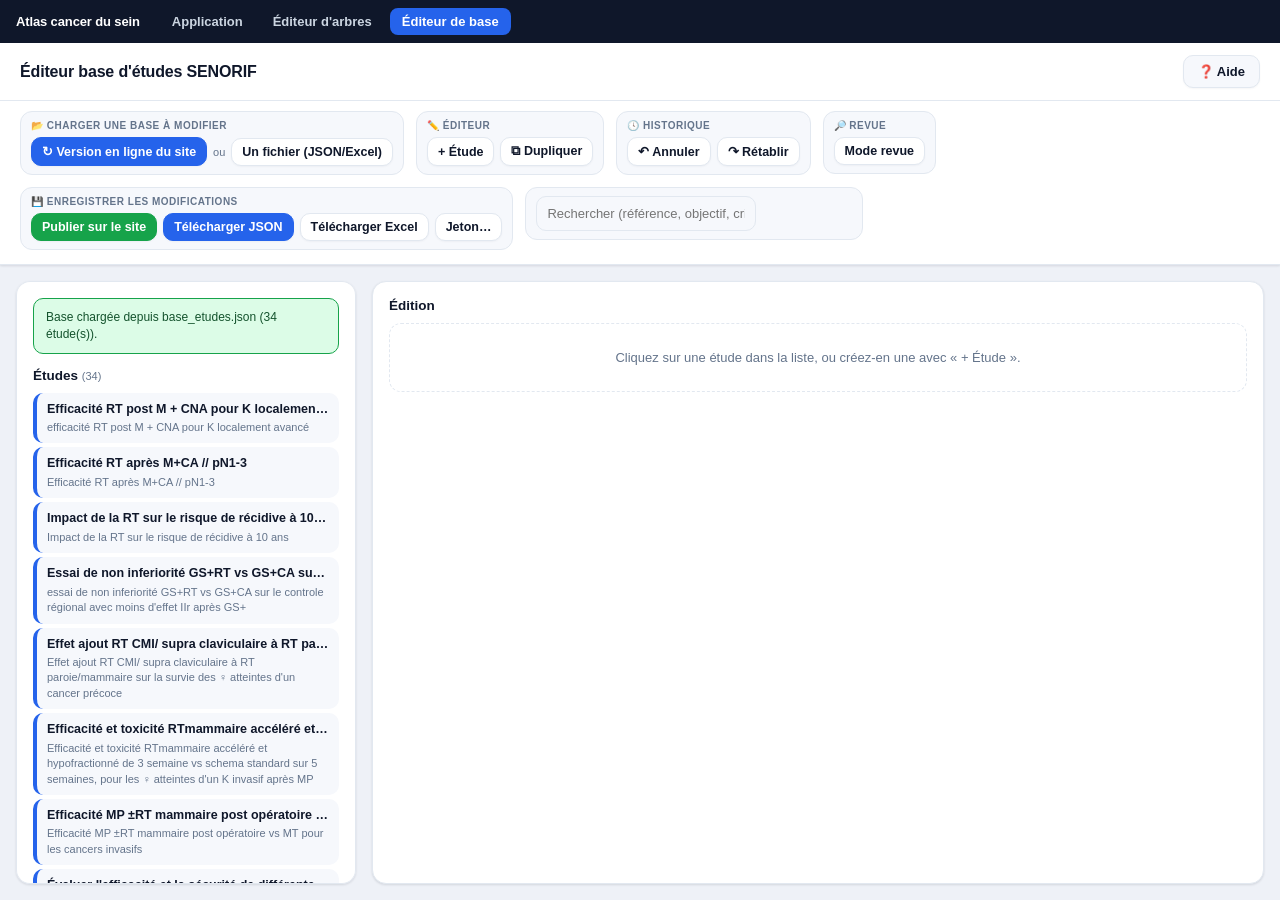
<file: editeur-base.html>
<!doctype html>
<html lang="fr">
<head>
<meta charset="utf-8">
<meta name="viewport" content="width=device-width, initial-scale=1">
<meta http-equiv="Content-Security-Policy" content="default-src 'self'; script-src 'self' 'unsafe-inline'; style-src 'self' 'unsafe-inline'; img-src 'self' data:; connect-src 'self' https://api.github.com https://raw.githubusercontent.com; object-src 'none'; base-uri 'self'; frame-ancestors 'none'">
<title>Éditeur base d'études SENORIF</title>
<script src="xlsx.core.min.js"></script>
<script src="src/js/contrat.js?v=1"></script>
<script src="src/js/publier.js?v=1"></script>
<style>
:root{
 --bg:#eef1f7;
 --surface:#ffffff;
 --surface-alt:#f6f8fc;
 --border:#e2e8f0;
 --text:#0f172a;
 --text-muted:#64748b;
 --primary:#2563eb;
 --primary-dark:#1d4ed8;
 --success:#16a34a;
 --success-dark:#15803d;
 --warning:#f59e0b;
 --danger:#dc2626;
 --radius:14px;
 --shadow:0 1px 3px rgba(15,23,42,.07),0 1px 2px rgba(15,23,42,.05);
 --shadow-md:0 6px 18px rgba(15,23,42,.10);
}
*{box-sizing:border-box}
html,body{height:100%}
body{margin:0;display:flex;flex-direction:column;height:100vh;overflow:hidden;
 font-family:-apple-system,BlinkMacSystemFont,"Segoe UI",Roboto,Helvetica,Arial,sans-serif;
 background:var(--bg);color:var(--text)}

header{flex-shrink:0;background:var(--surface);border-bottom:1px solid var(--border);box-shadow:var(--shadow)}
.headerTop{display:flex;align-items:center;justify-content:space-between;padding:12px 20px;border-bottom:1px solid var(--border)}
.brand{display:flex;align-items:center;gap:10px;font-size:16px;font-weight:800;letter-spacing:-.01em}
.toolbar{display:flex;gap:12px;align-items:flex-start;flex-wrap:wrap;padding:10px 20px 14px}

button{appearance:none;border:1px solid var(--border);background:var(--surface);color:var(--text);
 font-weight:600;font-size:13px;padding:8px 14px;border-radius:10px;cursor:pointer;
 transition:transform .1s ease,box-shadow .1s ease,background .1s ease,border-color .1s ease;
 box-shadow:0 1px 2px rgba(15,23,42,.04)}
button:hover{border-color:#cbd5e1;background:#f8fafc;transform:translateY(-1px);box-shadow:0 3px 8px rgba(15,23,42,.10)}
button:active{transform:translateY(0)}
button.primary{background:var(--primary);border-color:var(--primary);color:white}
button.primary:hover{background:var(--primary-dark);border-color:var(--primary-dark)}
button.success{background:var(--success);color:white;border-color:var(--success)}
button.success:hover{background:var(--success-dark);border-color:var(--success-dark)}
button.danger{background:var(--surface);color:var(--danger);border-color:#fecaca}
button.danger:hover{background:#fef2f2;border-color:var(--danger)}
button.ghost{background:var(--surface-alt)}
button:disabled{opacity:.4;cursor:not-allowed;transform:none;box-shadow:none}
button.small{padding:4px 9px;font-size:11.5px}

.grp{display:flex;flex-direction:column;gap:6px;background:var(--surface-alt);border:1px solid var(--border);
 border-radius:12px;padding:8px 10px}
.grpLabel{font-size:10px;font-weight:800;color:var(--text-muted);text-transform:uppercase;letter-spacing:.05em}
.grpBtns{display:flex;gap:6px;flex-wrap:wrap}
.grpBtns button{padding:6px 10px;font-size:12.5px}

.searchBox{display:flex;gap:6px;align-items:center;background:var(--surface-alt);
 border:1px solid var(--border);border-radius:12px;padding:8px 10px}
.searchBox input{width:220px}

.main{flex:1;min-height:0;display:grid;grid-template-columns:340px 1fr;gap:16px;padding:16px}
.panel{background:var(--surface);padding:16px;border:1px solid var(--border);border-radius:var(--radius);
 box-shadow:var(--shadow);overflow:auto}

h3{font-size:13.5px;font-weight:800;margin:0 0 10px;color:var(--text)}
h3 .hint{font-size:11px;color:var(--text-muted);font-weight:500}

textarea,input,select{width:100%;box-sizing:border-box;border:1px solid var(--border);border-radius:10px;
 padding:9px 10px;font-family:inherit;font-size:13px;color:var(--text);background:var(--surface-alt);
 transition:border-color .12s ease,box-shadow .12s ease}
textarea:focus,input:focus,select:focus{outline:none;border-color:var(--primary);
 box-shadow:0 0 0 3px rgba(37,99,235,.15);background:var(--surface)}
textarea{min-height:70px}
label{font-size:11.5px;font-weight:800;color:var(--text-muted);text-transform:uppercase;letter-spacing:.03em;
 margin-top:14px;margin-bottom:6px;display:block}
.help{font-size:12.5px;color:var(--text-muted);line-height:1.55}
.divider{margin:18px 0;border:none;border-top:1px solid var(--border)}

.notice{background:#fef3c7;border:1px solid var(--warning);border-radius:10px;padding:10px 12px;
 margin-bottom:14px;font-size:12px;line-height:1.4;color:#78350f}
.notice.ok{background:#dcfce7;border-color:var(--success);color:#14532d}

#editEmpty{color:var(--text-muted);font-size:13px;padding:26px 12px;text-align:center;
 border:1.5px dashed var(--border);border-radius:12px}

.listRow{padding:8px 10px;border-radius:10px;cursor:pointer;font-size:12.5px;margin:4px 0;line-height:1.4;
 border-left:4px solid var(--primary);background:var(--surface-alt);transition:background .12s ease,transform .12s ease}
.listRow:hover{background:#eef2ff;transform:translateX(2px)}
.listRow.sel{background:#fef3c7;border-left-color:var(--warning);box-shadow:0 1px 4px rgba(245,158,11,.25)}
.listRow .ref{font-weight:700;display:block;white-space:nowrap;overflow:hidden;text-overflow:ellipsis}
.listRow .meta{color:var(--text-muted);font-size:11px;margin-top:2px}

.checkGrid{display:grid;grid-template-columns:1fr 1fr;gap:6px 10px}
.checkRow{display:flex;align-items:center;gap:7px;font-size:12.5px;padding:4px 0}
.checkRow input{width:auto}

.critGrid{display:grid;grid-template-columns:1fr 1fr;gap:10px 12px}
.critField label{margin-top:0}

.outcomeRow{display:flex;gap:6px;align-items:flex-start;margin-bottom:6px}
.outcomeRow input{flex:1}
.outcomeRow input.k{max-width:42%}

.overlay{display:none;position:fixed;inset:0;background:rgba(15,23,42,.55);backdrop-filter:blur(2px);
 z-index:50;align-items:center;justify-content:center;padding:20px}
.overlay.show{display:flex}
.modalBox{background:var(--surface);max-width:600px;width:100%;max-height:85vh;overflow:auto;
 padding:24px;border-radius:18px;box-shadow:0 24px 60px rgba(15,23,42,.35)}
.modalBox h2{margin-top:0;font-size:18px}
</style>
</head>
<body>
<style>
.site-nav{flex-shrink:0;display:flex;align-items:center;gap:6px;background:#0f172a;padding:8px 16px;font-family:-apple-system,BlinkMacSystemFont,"Segoe UI",Roboto,sans-serif}
.site-nav-brand{color:#fff;font-weight:800;font-size:13px;margin-right:14px;letter-spacing:-.01em}
.site-nav a{color:#cbd5e1;text-decoration:none;font-size:13px;font-weight:600;padding:6px 12px;border-radius:8px}
.site-nav a:hover{background:#1e293b;color:#fff}
.site-nav a.active{background:#2563eb;color:#fff}
</style>
<nav class="site-nav">
 <span class="site-nav-brand">Atlas cancer du sein</span>
 <a href="index.html">Application</a>
 <a href="editeur-arbres.html">Éditeur d'arbres</a>
 <a href="editeur-base.html" class="active">Éditeur de base</a>
</nav>
<header>
<div class="headerTop">
 <span class="brand">Éditeur base d'études SENORIF</span>
 <button class="ghost" onclick="toggleHelp()">❓ Aide</button>
</div>

<div class="toolbar">

<div class="grp">
 <span class="grpLabel">📂 Charger une base à modifier</span>
 <span class="grpBtns" style="align-items:center">
  <button class="primary" onclick="reloadRealData()" title="Charge la base actuellement publiée sur le site">↻ Version en ligne du site</button>
  <span style="font-size:11px;color:var(--text-muted)">ou</span>
  <button onclick="document.getElementById('fileInput').click()" title="Charge un fichier JSON ou Excel depuis votre ordinateur">Un fichier (JSON/Excel)</button>
 </span>
</div>

<div class="grp">
 <span class="grpLabel">✏️ Éditeur</span>
 <span class="grpBtns">
  <button onclick="addEtude()">+ Étude</button>
  <button onclick="duplicateEtude()">⧉ Dupliquer</button>
 </span>
</div>

<div class="grp">
 <span class="grpLabel">🕓 Historique</span>
 <span class="grpBtns">
  <button id="undoBtn" onclick="undo()" title="Ctrl+Z">↶ Annuler</button>
  <button id="redoBtn" onclick="redo()" title="Ctrl+Maj+Z">↷ Rétablir</button>
 </span>
</div>

<div class="grp">
 <span class="grpLabel">🔎 Revue</span>
 <span class="grpBtns">
  <button id="btnRevue" onclick="toggleRevue()" title="Afficher l'état de vérification de chaque étude">Mode revue</button>
 </span>
</div>

<div class="grp">
 <span class="grpLabel">💾 Enregistrer les modifications</span>
 <span class="grpBtns">
  <button class="success" onclick="publierBase()">Publier sur le site</button>
  <button class="primary" onclick="exportJSON()">Télécharger JSON</button>
  <button onclick="exportExcel()">Télécharger Excel</button>
  <button onclick="AtlasPublish.demanderToken()" title="Changer le jeton GitHub enregistré">Jeton…</button>
 </span>
</div>

<span class="searchBox">
  <input id="searchBox" placeholder="Rechercher (référence, objectif, critère, outcome…)" oninput="renderList()">
  <span id="searchStatus" style="font-size:11px;color:var(--text-muted);min-width:90px"></span>
</span>

</div>
</header>

<input type="file" id="fileInput" accept=".json,.xlsx,.xls" style="display:none">

<div id="helpOverlay" class="overlay" onclick="if(event.target===this)toggleHelp()">
 <div class="modalBox">
  <h2 style="margin-top:0">Aide</h2>
  <p class="help">
  <b>Mode d'emploi :</b><br>
  1. Cliquez sur une étude dans la liste à gauche pour l'éditer à droite.<br>
  2. Une fois vos modifications faites, cliquez sur « ✓ Valider les modifications » pour les appliquer.<br>
  3. « + Étude » crée une étude vide. « ⧉ Dupliquer » copie l'étude actuellement sélectionnée (pratique pour des études très proches).<br>
  3b. <b>Titre</b> et <b>Auteurs</b> sont affichés séparément par l'Atlas (titre en gras, auteurs en plus petit dessous). Pour les études importées depuis l'ancienne citation unique, ce découpage a été fait automatiquement quand le format le permettait ; sinon les deux champs sont vides et l'Atlas affiche temporairement toute la « Référence brute » à la place — complétez Titre/Auteurs ici dès que vous éditez une de ces études.<br>
  4. Les <b>critères cliniques</b> (T, N, RE, RP, HER2, Grade, Ki67, Marges, Age, Emboles, Triple N, MCC) suivent la syntaxe du moteur de correspondance de l'Atlas : une valeur exacte (ex. <code>1</code>), une plage <code>10-50</code>, ou une comparaison <code>&lt;2</code>, <code>&lt;=2</code>, <code>&gt;2</code>, <code>&gt;=2</code>. Laissez <code>-1</code> (valeur par défaut) si le critère n'est pas évalué par l'étude : il est alors totalement neutre — exclu du score <i>et</i> du badge « X/Y critères concordants » affiché sur l'Atlas, il ne compte ni comme un accord ni comme un désaccord. N'utilisez <code>-1</code> que si l'étude ne dit vraiment rien sur ce critère ; sinon, le badge sous-comptera les critères réellement évalués.<br>
  5. Les <b>résultats chiffrés</b> affichés par l'Atlas sont une <b>liste de mesures</b> (ex. « OS à 5 ans », « OS à 10 ans »). Chaque mesure compare un <b>nombre libre de bras / traitements</b> que vous nommez vous-même (ex. « Chirurgie seule » 74 % vs « Chirurgie + RT » 82 %) — rien n'est codé en dur. Bouton « + Ajouter un traitement à comparer » pour chaque mesure. L'Atlas affiche tout ce qui est renseigné, ou rien. Le <b>lien de l'article</b> est aussi affiché tel quel.<br>
  6. Les <b>résultats chiffrés</b> (« outcomes ») sont des notes libres de travail, non affichées par l'Atlas : ajoutez autant de lignes nom/valeur que nécessaire avec « + Ajouter un résultat ».<br>
  7. La recherche filtre la liste en direct sur tous les champs (référence, objectif, niveau de preuve, lien, traitements, critères, résultats).<br>
  8. Ctrl+Z pour annuler, Ctrl+Maj+Z pour rétablir.
  </p>
  <div class="notice"><b>Publier sur le site (recommandé) :</b><br>1. Cliquez sur <b>« Publier sur le site »</b> : la base est écrite directement dans le dépôt Atlas.<br>2. La première fois, collez un <b>jeton GitHub</b> (bouton « Jeton… ») : GitHub → Settings → Developer settings → Fine-grained tokens, permission « Contents: Read and write » sur le dépôt Atlas. Il reste enregistré uniquement dans ce navigateur.<br>3. Le site se met à jour tout seul (~1 min, après validation automatique).<br><br><b>Sans jeton (repli) :</b> « Télécharger JSON », puis remplacez <code>base_etudes.json</code> dans GitHub à la main.</div>
  <div class="notice ok"><b>Excel :</b> « Télécharger Excel » génère un fichier <code>base_etudes.xlsx</code> avec une colonne par champ (référence, objectif, niveau de preuve, traitements, critères, lien, comparaison, puis tous les résultats rencontrés). Vous pouvez modifier ce fichier dans Excel puis le réimporter avec « Depuis mon ordinateur » : il remplacera entièrement la base actuellement chargée dans l'éditeur. Pensez ensuite à « Publier sur le site » pour publier le résultat — l'application utilise le JSON, pas l'Excel.</div>
  <hr class="divider">
  <b>Brouillon navigateur (sauvegarde temporaire, sans téléchargement) :</b>
  <div style="margin-top:8px;display:flex;gap:8px">
   <button onclick="saveLocal()">Sauver brouillon</button>
   <button onclick="loadLocal()">Recharger brouillon</button>
  </div>
  <button class="primary" style="width:100%;margin-top:18px" onclick="toggleHelp()">Fermer</button>
 </div>
</div>

<div id="coverageOverlay" class="overlay" onclick="if(event.target===this)this.classList.remove('show')">
 <div class="modalBox">
  <h2 style="margin-top:0">🎯 Couverture du matching</h2>
  <p class="help" id="coverageIntro"></p>
  <div id="coverageList"></div>
  <button class="primary" style="width:100%;margin-top:18px" onclick="document.getElementById('coverageOverlay').classList.remove('show')">Fermer</button>
 </div>
</div>

<div class="main" id="mainGrid">
<div class="panel" id="leftPanel">
<div id="loadStatus" class="notice">Chargement de base_etudes.json…</div>
<h3>Études <span class="hint" id="listCount"></span></h3>
<div id="list"></div>
</div>

<div class="panel" id="rightPanel">
<h3>Édition</h3>
<div id="editEmpty">Cliquez sur une étude dans la liste, ou créez-en une avec « + Étude ».</div>

<div id="etudeEdit" style="display:none">
<label>Titre de l'étude</label>
<textarea id="editTitre" style="min-height:50px" placeholder="Titre de la publication, sans les auteurs"></textarea>

<label>Auteurs</label>
<input id="editAuteurs" placeholder="Ex. : Smith J, Dupont A, et al.">

<label>Référence brute <span class="hint">(citation complète non découpée — utilisée seulement si Titre est vide)</span></label>
<textarea id="editReference" style="min-height:50px"></textarea>

<label>Objectif de l'étude</label>
<input id="editObjectif">

<label>Niveau de preuve</label>
<input id="editNiveau" placeholder="Ex. : 1, IIa, ou une phrase libre">

<label>Importance <span class="hint" style="text-transform:none;font-weight:500">(classement du curateur — trie et met en avant l'étude dans l'Atlas)</span></label>
<select id="editImportance">
 <option value="0">☆ Non classée</option>
 <option value="1">★ 1 — mineure</option>
 <option value="2">★★ 2</option>
 <option value="3">★★★ 3 — moyenne</option>
 <option value="4">★★★★ 4</option>
 <option value="5">★★★★★ 5 — majeure</option>
</select>

<label>Revue médicale <span class="hint" style="text-transform:none;font-weight:500">(suivi des vérifications)</span></label>
<div class="critGrid">
 <div class="critField"><label>Dernière revue le</label><input id="editDateRevue" type="date"></div>
 <div class="critField"><label>Revu par</label><input id="editRevuPar" placeholder="Initiales / nom"></div>
</div>
<button class="small" style="margin-top:6px" onclick="marquerRevuAujourdhui()">✓ Marquer revu aujourd'hui</button>

<label style="display:flex;align-items:center;justify-content:space-between">
 <span>Traitements évalués</span>
 <button class="small" onclick="addTraitementLibre()">+ Ajouter un traitement</button>
</label>
<div class="checkGrid" id="traitementsGrid"></div>

<label style="display:flex;align-items:center;justify-content:space-between;margin-top:6px">
 <span>Critères d'inclusion (matching) <span class="hint" style="text-transform:none;font-weight:500">(qui la patiente doit être pour relever de l'étude — c'est ce que l'Atlas utilise)</span></span>
 <button class="small" onclick="addContrainteRow()">+ Ajouter un critère</button>
</label>
<div id="contraintesList"></div>

<details style="margin-top:10px">
 <summary style="cursor:pointer;font-size:12px;color:var(--text-muted)">Ancien format « Critères cliniques » (texte libre, plus utilisé par l'Atlas)</summary>
 <label style="display:flex;align-items:center;justify-content:space-between;margin-top:8px">
  <span class="hint" style="text-transform:none;font-weight:500">Conservé pour référence. Le matching s'appuie désormais sur les critères d'inclusion ci-dessus.</span>
  <button class="small" onclick="addCritereLibre()">+ Ajouter un critère</button>
 </label>
 <div class="critGrid" id="criteresGrid"></div>
</details>

<label>Lien de l'article (PubMed, DOI…)</label>
<input id="editLien" placeholder="https://pubmed.ncbi.nlm.nih.gov/...">

<label style="display:flex;align-items:center;justify-content:space-between">
 Résultats chiffrés affichés dans l'Atlas <span class="hint" style="text-transform:none;font-weight:500">(mesures × bras/traitements comparés — noms libres)</span>
 <button class="small" onclick="addComparaisonRow()">+ Ajouter une mesure</button>
</label>
<div id="comparaisonsList"></div>

<label style="display:flex;align-items:center;justify-content:space-between;margin-top:18px">
 Notes de travail (outcomes) <span class="hint" style="text-transform:none;font-weight:500">(libres, NON affichées par l'Atlas)</span>
 <button class="small" onclick="addOutcomeRow()">+ Ajouter une note</button>
</label>
<div id="outcomesList"></div>

<button class="primary" style="width:100%;margin-top:16px" onclick="applyEtudeEdits(true)">✓ Valider les modifications</button>
<div id="applyFlash" style="text-align:center;font-size:12.5px;font-weight:700;color:var(--success);height:18px;margin-top:6px;opacity:0;transition:opacity .15s ease"></div>

<hr class="divider">
<button class="danger" style="width:100%" onclick="deleteEtude()">🗑 Supprimer cette étude</button>
</div>
</div>
</div>

<script>
let mapping = {};
let etudes = [];
let selectedId = null;
let editOutcomes = [];
let editComparaisons = []; // brouillon des résultats chiffrés {mesure,standard,controle}
let undoStack=[], redoStack=[];
const HISTORY_LIMIT=100;

// Éditeur intégré au site Atlas : le contrat partagé (schema_criteres.json) et la base
// (base_etudes.json) sont servis par le même site → chemins relatifs, aucun couplage codé en dur.
const ATLAS_REPO_RAW_BASE = "src/data/"; // données servies sous src/data/ (lecture)
const ATLAS_DATA_REPO_BASE = "src/data/"; // chemin dépôt pour la publication (écriture)

// Liste de critères de secours, utilisée uniquement si le contrat partagé n'est pas chargé.
const CRITERES_FIELDS_DEFAUT = ["T","N","RE","RP","HER2","Grade","Ki67 (%)","Marges (mm)","Age","Emboles","Triple N","MCC"];
const TRAITEMENTS_FIELDS = ["Chirurgie mammaire","Chirurgie axillaire","RT","CNA","CT rattrapage","CTadj","Immunothérapie","Hormonothérapie"];
let formTraitementsFields=[]; // liste des traitements rendus (fixe + ceux présents dans les études)
// Traitements affichés = liste de base ∪ tout traitement déjà présent dans une étude
// (pour ne jamais masquer/perdre un traitement ajouté librement).
function getTraitementsFields(){
 let base=TRAITEMENTS_FIELDS.slice(), seen=new Set(base);
 etudes.forEach(e=>(e.traitements_evalues||[]).forEach(t=>{ if(!seen.has(t)){ seen.add(t); base.push(t); } }));
 return base;
}
// Le pont critère->question (mapping) est désormais géré par les tags canoniques des arbres.
// Une base créée de zéro part donc d'un mapping vide (et non d'un mapping inerte mal formé).
const DEFAULT_MAPPING = {};

let criteresSchema = {}; // {id:{label,type,valeurs}} chargé depuis schema_criteres.json

// Champs de critères affichés : critères canoniques du contrat + tout critère déjà présent
// dans les études chargées (pour ne JAMAIS masquer ni perdre un critère existant à l'édition).
function getCriteresFields(){
 let base = Object.keys(criteresSchema).length ? Object.keys(criteresSchema) : CRITERES_FIELDS_DEFAUT.slice();
 let seen = new Set(base);
 etudes.forEach(e=>Object.keys(e.criteres||{}).forEach(k=>{ if(!seen.has(k)){ seen.add(k); base.push(k); } }));
 return base;
}

function uid(p){return p+Math.random().toString(36).slice(2,9)}
function etude(id){return etudes.find(e=>e._id===id)}
function defaultCriteres(){let o={}; getCriteresFields().forEach(c=>o[c]="-1"); return o;}
let formCriteresFields=[]; // liste des critères rendus dans le formulaire (alignée avec les index crit0..N)

function setStatus(text, ok){
 const el=document.getElementById("loadStatus");
 if(!el)return;
 el.textContent=text;
 el.className= ok ? "notice ok" : "notice";
}

// Le fichier source écrit "-1" pour tout champ texte vide (convention héritée du script Python).
// On l'efface à l'affichage pour ne pas polluer les champs libres, et on le réécrit à l'export
// car app.js teste explicitement la valeur "-1" pour objectif/référence/niveau de preuve.
function blankToDash(s){ return (s==="-1") ? "" : s; }
function dashIfBlank(s){ s=String(s==null?"":s).trim(); return s===""? "-1" : s; }

// Résultats chiffrés : liste de mesures ; chaque mesure compare un nombre libre
// de BRAS { label (traitement), valeur }. Les traitements comparés ne sont pas
// codés en dur. Rétro-compatible avec {standard,controle} et l'ancien {avec,sans}.
function brasDe(c){
 if(Array.isArray(c.bras)) return c.bras.map(b=>({label:b.label||"", valeur:(b.valeur!=null?String(b.valeur):"")}));
 let bras=[];
 if(c.standard!==undefined) bras.push({label:"Standard", valeur:String(c.standard)});
 if(c.controle!==undefined) bras.push({label:"Contrôle", valeur:String(c.controle)});
 return bras;
}
function loadComparaisons(e){
 if(Array.isArray(e.comparaisons)){
  return e.comparaisons.map(c=>{ let bras=brasDe(c); if(!bras.length) bras=[{label:"",valeur:""}]; return {mesure:(c.mesure||"")||"", unite:(c.unite||""), temps:(c.temps!=null?c.temps:""), famille:(c.famille||""), bras}; });
 }
 let c=e.comparaison;
 if(c && (c.avec || c.sans)){
  let mesure=(c.avec && c.avec.unite) || (c.sans && c.sans.unite) || "";
  let bras=[];
  if(c.avec && c.avec.valeur!==undefined) bras.push({label:"Standard", valeur:String(c.avec.valeur)});
  if(c.sans && c.sans.valeur!==undefined) bras.push({label:"Contrôle", valeur:String(c.sans.valeur)});
  if(mesure||bras.length) return [{mesure, unite:"", bras: bras.length?bras:[{label:"",valeur:""}]}];
 }
 return [];
}

function loadData(obj){
 mapping = (obj && obj.mapping) ? obj.mapping : DEFAULT_MAPPING;
 etudes = ((obj && obj.etudes) || []).map(e=>({
  _id: uid("e"),
  titre: e.titre!==undefined ? String(e.titre) : "",
  auteurs: e.auteurs!==undefined ? String(e.auteurs) : "",
  reference: blankToDash(e.reference!==undefined ? String(e.reference) : ""),
  objectif: blankToDash(e.objectif!==undefined ? String(e.objectif) : ""),
  niveau_preuve: blankToDash(e.niveau_preuve!==undefined ? String(e.niveau_preuve) : ""),
  lien: e.lien || "",
  traitements_evalues: Array.isArray(e.traitements_evalues) ? e.traitements_evalues.slice() : [],
  criteres: Object.assign(defaultCriteres(), e.criteres||{}),
  comparaisons: loadComparaisons(e),
  outcomes: Object.assign({}, e.outcomes||{}),
  importance: Number(e.importance) || 0,
  date_revue: e.date_revue || "",
  revu_par: e.revu_par || "",
  // Contraintes typées (moteur v2) : conservées telles quelles. L'UI dédiée
  // arrivera ; en attendant on ne doit PAS les perdre à la publication.
  contraintes: Array.isArray(e.contraintes) ? e.contraintes : undefined,
 }));
 selectedId = null;
 undoStack=[]; redoStack=[];
 render();
}

function exportData(){
 return {
  mapping,
  etudes: etudes.map(e=>({
   titre: e.titre || "",
   auteurs: e.auteurs || "",
   reference: dashIfBlank(e.reference),
   objectif: dashIfBlank(e.objectif),
   niveau_preuve: dashIfBlank(e.niveau_preuve),
   lien: e.lien || "",
   traitements_evalues: e.traitements_evalues.slice(),
   criteres: Object.assign({}, e.criteres),
   comparaisons: (e.comparaisons||[])
     .map(c=>{
       let o={
         mesure: (c.mesure||"").trim(),
         unite: (c.unite||"").trim(),
         bras: (c.bras||[])
           .filter(b=>String(b.label||"").trim()!=="" || String(b.valeur||"").trim()!=="")
           .map(b=>({ label: (b.label||"").trim(), valeur: numOrString(b.valeur) }))
       };
       if(String(c.famille||"").trim()) o.famille=String(c.famille).trim();
       if(c.temps!=="" && c.temps!=null && !isNaN(Number(c.temps))) o.temps=Number(c.temps);
       return o;
     })
     .filter(c=>c.mesure!=="" || c.bras.length),
   outcomes: Object.assign({}, e.outcomes),
   importance: Number(e.importance) || 0,
   date_revue: e.date_revue || "",
   revu_par: e.revu_par || "",
   // Conserve les contraintes typées (moteur v2) si présentes, pour ne pas les
   // écraser à la publication tant que l'UI dédiée n'existe pas.
   ...(Array.isArray(e.contraintes) ? { contraintes: e.contraintes } : {}),
  })),
 };
}
function numOrString(v){
 v = String(v==null?"":v).trim();
 if(v==="") return 0;
 let n = Number(v.replace(",", "."));
 return isNaN(n) ? v : n;
}

function snapshotState(){ return JSON.stringify({mapping, etudes}); }
function restoreState(snap){
 let o=JSON.parse(snap);
 mapping=o.mapping; etudes=o.etudes;
 selectedId=null;
 render();
}
function pushHistory(){
 undoStack.push(snapshotState());
 if(undoStack.length>HISTORY_LIMIT) undoStack.shift();
 redoStack=[];
}
function undo(){
 if(!undoStack.length) return;
 redoStack.push(snapshotState());
 restoreState(undoStack.pop());
}
function redo(){
 if(!redoStack.length) return;
 undoStack.push(snapshotState());
 restoreState(redoStack.pop());
}
document.addEventListener("keydown",function(ev){
 let tag=ev.target && ev.target.tagName;
 if(tag==="INPUT"||tag==="TEXTAREA"||tag==="SELECT") return;
 if(!(ev.ctrlKey||ev.metaKey)) return;
 let key=ev.key.toLowerCase();
 if(key==="z" && !ev.shiftKey){ ev.preventDefault(); undo(); }
 else if(key==="y" || (key==="z" && ev.shiftKey)){ ev.preventDefault(); redo(); }
});

function fold(s){
 return String(s||"").normalize("NFD").replace(/[̀-ͯ]/g,"").toLowerCase();
}
function searchableText(e){
 return [
  e.titre, e.auteurs, e.reference, e.objectif, e.niveau_preuve, e.lien,
  e.traitements_evalues.join(" "),
  Object.entries(e.criteres).map(([k,v])=>k+" "+v).join(" "),
  Object.entries(e.outcomes).map(([k,v])=>k+" "+v).join(" "),
 ].join(" ");
}

function render(){
 renderList();
 renderForm();
}

// ─── Mode revue : suivi des vérifications médicales ───
let modeRevue=false;
const REVUE_SEUIL_MOIS=12; // au-delà, une étude est signalée « à revoir »
function moisDepuis(dateStr){
 let d=new Date(dateStr); if(isNaN(d)) return null;
 return (Date.now()-d.getTime())/(1000*60*60*24*30.44);
}
function statutRevue(e){
 if(!e.date_revue) return {rang:0, txt:"Jamais revue", bg:"#fee2e2", fg:"#991b1b"};
 let m=moisDepuis(e.date_revue);
 if(m===null) return {rang:0, txt:"Date invalide", bg:"#fee2e2", fg:"#991b1b"};
 if(m>REVUE_SEUIL_MOIS) return {rang:1, txt:"À revoir ("+Math.round(m)+" mois)", bg:"#ffedd5", fg:"#9a3412"};
 return {rang:2, txt:"À jour ("+e.date_revue+")", bg:"#dcfce7", fg:"#166534"};
}
function toggleRevue(){
 modeRevue=!modeRevue;
 let b=document.getElementById("btnRevue"); if(b) b.classList.toggle("primary", modeRevue);
 renderList();
}

function renderList(){
 let list=document.getElementById("list");
 list.innerHTML="";
 let term=fold((document.getElementById("searchBox")||{}).value||"");
 let visible = term ? etudes.filter(e=>fold(searchableText(e)).includes(term)) : etudes;
 document.getElementById("listCount").textContent =
  term ? "("+visible.length+"/"+etudes.length+")" : "("+etudes.length+")";
 if(modeRevue){
  // Résumé + tri : jamais revues puis à revoir puis à jour.
  let jamais=etudes.filter(e=>statutRevue(e).rang===0).length;
  let aRevoir=etudes.filter(e=>statutRevue(e).rang===1).length;
  let head=document.createElement("div");
  head.style.cssText="background:var(--surface-alt);border:1px solid var(--border);border-radius:10px;padding:10px 12px;margin-bottom:10px;font-size:12.5px;line-height:1.5";
  head.innerHTML="<b>Mode revue</b> — seuil "+REVUE_SEUIL_MOIS+" mois.<br>❌ "+jamais+" jamais revue(s) · ⚠️ "+aRevoir+" à revoir · sur "+etudes.length+" études.";
  list.appendChild(head);
  visible=visible.slice().sort((a,b)=>statutRevue(a).rang-statutRevue(b).rang);
 }
 visible.forEach(e=>list.appendChild(buildEtudeRow(e)));
}

function buildEtudeRow(e){
 let row=document.createElement("div");
 row.className="listRow"+(e._id===selectedId?" sel":"");
 row.id="row_"+e._id;
 row.onclick=()=>selectEtude(e._id);
 let refLine=document.createElement("span");
 refLine.className="ref";
 refLine.textContent = (e.titre && e.titre.trim()) || (e.reference && e.reference!=="-1" ? e.reference : "(sans référence)");
 row.appendChild(refLine);
 let meta=document.createElement("div");
 meta.className="meta";
 let bits=[];
 if(e.auteurs && e.auteurs.trim()) bits.push(e.auteurs.trim());
 if(e.objectif && e.objectif!=="-1") bits.push(e.objectif);
 if(e.traitements_evalues.length) bits.push(e.traitements_evalues.join(", "));
 meta.textContent = bits.join(" — ") || "(aucun détail)";
 row.appendChild(meta);
 if(modeRevue){
  let st=statutRevue(e);
  let badge=document.createElement("span");
  badge.textContent=st.txt+(e.revu_par?" · "+e.revu_par:"");
  badge.style.cssText="display:inline-block;margin-top:5px;padding:2px 8px;border-radius:999px;font-size:11px;font-weight:700;background:"+st.bg+";color:"+st.fg;
  row.appendChild(badge);
 }
 return row;
}

function selectEtude(id){
 selectedId=id;
 render();
}

function renderForm(){
 let e = etude(selectedId);
 document.getElementById("editEmpty").style.display = e ? "none" : "block";
 document.getElementById("etudeEdit").style.display = e ? "block" : "none";
 if(!e) return;

 document.getElementById("editTitre").value = e.titre || "";
 document.getElementById("editAuteurs").value = e.auteurs || "";
 document.getElementById("editReference").value = e.reference;
 document.getElementById("editObjectif").value = e.objectif;
 document.getElementById("editNiveau").value = e.niveau_preuve;
 document.getElementById("editImportance").value = String(Number(e.importance)||0);
 document.getElementById("editDateRevue").value = e.date_revue || "";
 document.getElementById("editRevuPar").value = e.revu_par || "";
 document.getElementById("editLien").value = e.lien || "";

 editComparaisons = (e.comparaisons||[]).map(c=>{
  let bras=(c.bras||[]).map(b=>({label:b.label||"", valeur:b.valeur!=null?String(b.valeur):""}));
  if(!bras.length) bras=[{label:"",valeur:""}];
  return {mesure:c.mesure||"", unite:c.unite||"", temps:(c.temps!=null?c.temps:""), famille:(c.famille||""), bras};
 });
 renderComparaisonsRows();

 editContraintes = (e.contraintes||[]).map(c=>Object.assign({}, c, c.valeurs?{valeurs:c.valeurs.slice()}:{}));
 renderContraintesRows();

 let tGrid=document.getElementById("traitementsGrid");
 tGrid.innerHTML="";
 formTraitementsFields = getTraitementsFields();
 let baseTraits=new Set(TRAITEMENTS_FIELDS);
 formTraitementsFields.forEach((t,i)=>{
  let rowEl=document.createElement("label");
  rowEl.className="checkRow";
  rowEl.style.margin="0"; rowEl.style.textTransform="none"; rowEl.style.fontWeight="500"; rowEl.style.fontSize="12.5px"; rowEl.style.color="var(--text)";
  let cb=document.createElement("input");
  cb.type="checkbox"; cb.id="trait"+i;
  cb.checked = e.traitements_evalues.includes(t);
  rowEl.appendChild(cb);
  rowEl.appendChild(document.createTextNode(t));
  // Traitement ajouté librement (hors liste de base) → boutons renommer / retirer.
  if(!baseTraits.has(t)){
   let ren=document.createElement("button");
   ren.type="button"; ren.className="small ghost"; ren.textContent="✎"; ren.title="Renommer ce traitement";
   ren.style.marginLeft="4px"; ren.onclick=(ev)=>{ ev.preventDefault(); renommerTraitement(t); };
   let del=document.createElement("button");
   del.type="button"; del.className="small danger"; del.textContent="✕"; del.title="Retirer ce traitement de l'étude";
   del.onclick=(ev)=>{ ev.preventDefault(); supprimerTraitement(t); };
   rowEl.appendChild(ren); rowEl.appendChild(del);
  }
  tGrid.appendChild(rowEl);
 });

 let cGrid=document.getElementById("criteresGrid");
 cGrid.innerHTML="";
 formCriteresFields = getCriteresFields();
 formCriteresFields.forEach((c,i)=>{
  let wrap=document.createElement("div");
  wrap.className="critField";
  let lab=document.createElement("label");
  let def=criteresSchema[c];
  lab.textContent = def && def.label ? def.label + " (" + c + ")" : c;
  let inp=document.createElement("input");
  inp.id="crit"+i;
  inp.value = e.criteres[c]!==undefined ? e.criteres[c] : "-1";
  if(def && def.type==="categoriel" && Array.isArray(def.valeurs) && def.valeurs.length){
   inp.setAttribute("list","critlist"+i);
   let dl=document.createElement("datalist"); dl.id="critlist"+i;
   def.valeurs.forEach(v=>{ let o=document.createElement("option"); o.value=v; dl.appendChild(o); });
   wrap.appendChild(dl);
  }
  wrap.appendChild(lab); wrap.appendChild(inp);
  cGrid.appendChild(wrap);
 });

 editOutcomes = Object.entries(e.outcomes).map(([key,value])=>({key,value}));
 renderOutcomesRows();
}

function renderOutcomesRows(){
 let container=document.getElementById("outcomesList");
 container.innerHTML="";
 editOutcomes.forEach((row,i)=>{
  let line=document.createElement("div");
  line.className="outcomeRow";
  let k=document.createElement("input");
  k.className="k"; k.id="outKey"+i; k.placeholder="Nom"; k.value=row.key;
  let v=document.createElement("input");
  v.id="outVal"+i; v.placeholder="Valeur"; v.value=row.value;
  let rm=document.createElement("button");
  rm.className="small danger"; rm.textContent="✕"; rm.title="Retirer";
  rm.onclick=()=>removeOutcomeRow(i);
  line.appendChild(k); line.appendChild(v); line.appendChild(rm);
  container.appendChild(line);
 });
}
function syncOutcomesDraftFromDOM(){
 editOutcomes.forEach((row,i)=>{
  row.key = document.getElementById("outKey"+i).value;
  row.value = document.getElementById("outVal"+i).value;
 });
}
function addOutcomeRow(){
 syncOutcomesDraftFromDOM();
 editOutcomes.push({key:"",value:""});
 renderOutcomesRows();
}
function removeOutcomeRow(i){
 syncOutcomesDraftFromDOM();
 editOutcomes.splice(i,1);
 renderOutcomesRows();
}

// ─── Résultats chiffrés : mesures → bras (traitements comparés, éditables) ───
function renderComparaisonsRows(){
 let container=document.getElementById("comparaisonsList");
 if(!container) return;
 container.innerHTML="";
 editComparaisons.forEach((row,i)=>{
  let block=document.createElement("div");
  block.style.cssText="border:1px solid var(--border);border-radius:10px;padding:10px;margin-bottom:8px;background:var(--surface-alt)";
  let top=document.createElement("div"); top.className="outcomeRow";
  let m=document.createElement("input");
  m.id="cmpMesure"+i; m.placeholder="Mesure (ex. OS à 10 ans)"; m.value=row.mesure; m.style.flex="1";
  let u=document.createElement("input");
  u.id="cmpUnite"+i; u.placeholder="unité (% par défaut)"; u.value=row.unite||""; u.style.maxWidth="120px";
  u.title="Unité affichée : % (défaut), mois, ans, points… Pour une unité autre que %, les barres sont mises à l'échelle relative.";
  let tmp=document.createElement("input");
  tmp.id="cmpTemps"+i; tmp.type="number"; tmp.placeholder="temps (ans)"; tmp.value=(row.temps!=null?row.temps:""); tmp.style.maxWidth="100px";
  tmp.title="Temps de la mesure en années (ex. 5, 10). Sert à tracer le graphe d'évolution. Auto-détecté depuis le libellé si vide (« … à 5 ans »).";
  let fam=document.createElement("input");
  fam.id="cmpFam"+i; fam.placeholder="famille (auto si vide)"; fam.value=row.famille||""; fam.style.maxWidth="160px";
  fam.title="Regroupe les mesures d'un même indicateur à différents temps (ex. « Survie globale » pour 5 et 10 ans). Auto-déduit du libellé si vide.";
  let rmM=document.createElement("button");
  rmM.className="small danger"; rmM.textContent="✕ mesure"; rmM.title="Retirer cette mesure";
  rmM.onclick=()=>removeComparaisonRow(i);
  top.appendChild(m); top.appendChild(u); top.appendChild(tmp); top.appendChild(fam); top.appendChild(rmM); block.appendChild(top);

  let brasWrap=document.createElement("div"); brasWrap.style.marginTop="6px";
  row.bras.forEach((b,j)=>{
   let line=document.createElement("div"); line.className="outcomeRow";
   let lab=document.createElement("input");
   lab.id="cmpBrasLabel"+i+"_"+j; lab.placeholder="Traitement comparé (ex. Chirurgie + RT)"; lab.value=b.label; lab.style.flex="1.4";
   let val=document.createElement("input");
   val.id="cmpBrasVal"+i+"_"+j; val.placeholder="valeur %"; val.value=b.valeur; val.style.maxWidth="90px";
   let rmB=document.createElement("button");
   rmB.className="small danger"; rmB.textContent="✕"; rmB.title="Retirer ce bras";
   rmB.onclick=()=>removeBrasRow(i,j);
   line.appendChild(lab); line.appendChild(val); line.appendChild(rmB);
   brasWrap.appendChild(line);
  });
  let addB=document.createElement("button");
  addB.className="small"; addB.style.marginTop="4px"; addB.textContent="+ Ajouter un traitement à comparer";
  addB.onclick=()=>addBrasRow(i);
  block.appendChild(brasWrap); block.appendChild(addB);
  container.appendChild(block);
 });
}
function syncComparaisonsDraftFromDOM(){
 editComparaisons.forEach((row,i)=>{
  let m=document.getElementById("cmpMesure"+i); if(m) row.mesure=m.value;
  let u=document.getElementById("cmpUnite"+i); if(u) row.unite=u.value;
  let tp=document.getElementById("cmpTemps"+i); if(tp) row.temps=tp.value;
  let fm=document.getElementById("cmpFam"+i); if(fm) row.famille=fm.value;
  row.bras.forEach((b,j)=>{
   let lab=document.getElementById("cmpBrasLabel"+i+"_"+j), val=document.getElementById("cmpBrasVal"+i+"_"+j);
   if(lab) b.label=lab.value;
   if(val) b.valeur=val.value;
  });
 });
}
function addComparaisonRow(){
 syncComparaisonsDraftFromDOM();
 editComparaisons.push({mesure:"", unite:"", bras:[{label:"",valeur:""}]});
 renderComparaisonsRows();
}
function removeComparaisonRow(i){
 syncComparaisonsDraftFromDOM();
 editComparaisons.splice(i,1);
 renderComparaisonsRows();
}
function addBrasRow(i){
 syncComparaisonsDraftFromDOM();
 editComparaisons[i].bras.push({label:"",valeur:""});
 renderComparaisonsRows();
}
function removeBrasRow(i,j){
 syncComparaisonsDraftFromDOM();
 editComparaisons[i].bras.splice(j,1);
 if(!editComparaisons[i].bras.length) editComparaisons[i].bras.push({label:"",valeur:""});
 renderComparaisonsRows();
}

// Recopie l'état des cases à cocher dans le modèle (avant toute mutation qui re-render).
function syncTraitementsFromDOM(){
 let e=etude(selectedId); if(!e || !formTraitementsFields.length) return;
 e.traitements_evalues = formTraitementsFields.filter((t,i)=>{ let cb=document.getElementById("trait"+i); return cb && cb.checked; });
}
// Ajoute un traitement libre (hors liste de base) à l'étude en cours.
function addTraitementLibre(){
 let e=etude(selectedId);
 if(!e){ alert("Sélectionnez d'abord une étude."); return; }
 let nom=prompt("Nom du traitement à ajouter :");
 if(nom===null) return; nom=nom.trim(); if(!nom) return;
 applyEtudeEdits();
 if(!e.traitements_evalues.includes(nom)) e.traitements_evalues.push(nom);
 selectEtude(e._id);
}
// Retire un traitement personnalisé de l'étude en cours (préserve les autres cases).
function supprimerTraitement(nom){
 let e=etude(selectedId); if(!e) return;
 syncTraitementsFromDOM();
 pushHistory();
 e.traitements_evalues = e.traitements_evalues.filter(t=>t!==nom);
 selectEtude(e._id);
}
// Renomme un traitement personnalisé, ici et dans toutes les études qui l'utilisent.
function renommerTraitement(ancien){
 let e=etude(selectedId); if(!e) return;
 let nouveau=prompt("Nouveau nom du traitement :", ancien);
 if(nouveau===null) return; nouveau=nouveau.trim(); if(!nouveau || nouveau===ancien) return;
 syncTraitementsFromDOM();
 pushHistory();
 etudes.forEach(et=>{ et.traitements_evalues=(et.traitements_evalues||[]).map(t=>t===ancien?nouveau:t)
   .filter((t,i,a)=>a.indexOf(t)===i); });
 selectEtude(e._id);
}

// Ajoute un critère libre (hors schéma) à l'étude en cours d'édition.
function addCritereLibre(){
 let e=etude(selectedId);
 if(!e){ alert("Sélectionnez d'abord une étude."); return; }
 let nom=prompt("Nom du critère à ajouter (ex. Grade, Emboles, Ki67 (%)…) :");
 if(nom===null) return;
 nom=nom.trim();
 if(!nom) return;
 // Applique d'abord les saisies en cours pour ne pas les perdre au re-render.
 applyEtudeEdits();
 if(e.criteres[nom]!==undefined){ alert('Le critère « '+nom+' » existe déjà.'); selectEtude(e._id); return; }
 pushHistory();
 e.criteres[nom]="-1";
 selectEtude(e._id);
}

function marquerRevuAujourdhui(){
 let e=etude(selectedId); if(!e){ alert("Sélectionnez d'abord une étude."); return; }
 document.getElementById("editDateRevue").value = new Date().toISOString().slice(0,10);
 applyEtudeEdits();
}

let _flashTimer=null;
function flashApplied(){
 let el=document.getElementById("applyFlash"); if(!el) return;
 el.textContent="✓ Modifications enregistrées"; el.style.opacity="1";
 clearTimeout(_flashTimer);
 _flashTimer=setTimeout(()=>{ el.style.opacity="0"; }, 1600);
}
function applyEtudeEdits(feedback){
 let e=etude(selectedId); if(!e) return;
 pushHistory();
 e.titre = document.getElementById("editTitre").value;
 e.auteurs = document.getElementById("editAuteurs").value;
 e.reference = document.getElementById("editReference").value;
 e.objectif = document.getElementById("editObjectif").value;
 e.niveau_preuve = document.getElementById("editNiveau").value;
 e.importance = Number(document.getElementById("editImportance").value) || 0;
 e.date_revue = document.getElementById("editDateRevue").value;
 e.revu_par = document.getElementById("editRevuPar").value.trim();
 e.lien = document.getElementById("editLien").value.trim();
 syncComparaisonsDraftFromDOM();
 e.comparaisons = editComparaisons
   .map(c=>{
     let o={
       mesure:(c.mesure||"").trim(),
       unite:(c.unite||"").trim(),
       bras:(c.bras||[])
         .map(b=>({label:(b.label||"").trim(), valeur:(b.valeur||"").trim()}))
         .filter(b=>b.label!=="" || b.valeur!=="")
     };
     if(String(c.famille||"").trim()) o.famille=String(c.famille).trim();
     if(c.temps!=="" && c.temps!=null && !isNaN(Number(c.temps))) o.temps=Number(c.temps);
     return o;
   })
   .filter(c=>c.mesure!=="" || c.bras.length);
 e.contraintes = contraintesPropres();
 e.traitements_evalues = formTraitementsFields.filter((t,i)=>document.getElementById("trait"+i).checked);
 // On part des critères existants pour ne jamais perdre un critère absent du formulaire.
 let criteres=Object.assign({}, e.criteres);
 formCriteresFields.forEach((c,i)=>{
  let v=document.getElementById("crit"+i).value.trim();
  criteres[c]= v===""? "-1" : v;
 });
 e.criteres=criteres;
 syncOutcomesDraftFromDOM();
 let outcomes={};
 editOutcomes.forEach(row=>{
  let k=row.key.trim();
  if(k) outcomes[k]=row.value;
 });
 e.outcomes=outcomes;
 render();
 if(feedback) flashApplied();
}

function addEtude(){
 pushHistory();
 let e={_id:uid("e"), titre:"", auteurs:"", reference:"", objectif:"", niveau_preuve:"", lien:"", traitements_evalues:[], criteres:defaultCriteres(), comparaisons:[], outcomes:{}, importance:0, date_revue:"", revu_par:""};
 etudes.push(e);
 selectedId=e._id;
 render();
}
function duplicateEtude(){
 let src=etude(selectedId); if(!src) return;
 pushHistory();
 let copy=JSON.parse(JSON.stringify(src));
 copy._id=uid("e");
 let idx=etudes.indexOf(src);
 etudes.splice(idx+1,0,copy);
 selectedId=copy._id;
 render();
}
function deleteEtude(){
 if(!selectedId) return;
 pushHistory();
 etudes=etudes.filter(e=>e._id!==selectedId);
 selectedId=null;
 render();
}

function toggleHelp(){
 document.getElementById("helpOverlay").classList.toggle("show");
}

// ─── Excel : export ───
function collectOutcomeCols(){
 let cols=[]; let seen=new Set();
 etudes.forEach(e=>Object.keys(e.outcomes).forEach(k=>{ if(!seen.has(k)){ seen.add(k); cols.push(k); } }));
 return cols;
}
const COMPARAISON_COLS = ["Lien","Standard - valeur","Standard - unité","Contrôle - valeur","Contrôle - unité"];
function etudeToExcelRow(e, outcomeCols, critFields){
 let row=[e.titre||"", e.auteurs||"", e.reference==="-1"?"":e.reference, e.objectif==="-1"?"":e.objectif, e.niveau_preuve==="-1"?"":e.niveau_preuve];
 TRAITEMENTS_FIELDS.forEach(t=>row.push(e.traitements_evalues.includes(t) ? "1" : "-1"));
 critFields.forEach(c=>row.push(e.criteres[c]!==undefined && e.criteres[c]!=="" ? e.criteres[c] : "-1"));
 // Excel ne représente que la 1re mesure et ses 2 premiers bras (le reste reste dans le JSON).
 let c0=(e.comparaisons&&e.comparaisons[0])||{mesure:"",bras:[]};
 let b0=(c0.bras&&c0.bras[0])||{label:"",valeur:""}, b1=(c0.bras&&c0.bras[1])||{label:"",valeur:""};
 row.push(e.lien||"", b0.valeur, c0.mesure, b1.valeur, c0.mesure);
 outcomeCols.forEach(k=>row.push(e.outcomes[k]!==undefined ? e.outcomes[k] : ""));
 return row;
}
function excelHeader(outcomeCols, critFields){
 return ["Titre","Auteurs","Référence","Objectif","Niveau de preuve"].concat(TRAITEMENTS_FIELDS, critFields, COMPARAISON_COLS, outcomeCols);
}
function buildExcelWorkbook(){
 let outcomeCols=collectOutcomeCols();
 let critFields=getCriteresFields();
 let rows=[excelHeader(outcomeCols, critFields)].concat(etudes.map(e=>etudeToExcelRow(e,outcomeCols,critFields)));
 let ws=XLSX.utils.aoa_to_sheet(rows);
 let wb=XLSX.utils.book_new();
 XLSX.utils.book_append_sheet(wb, ws, "Etudes");
 return wb;
}
function exportExcel(){
 let wb=buildExcelWorkbook();
 let out=XLSX.write(wb,{bookType:"xlsx", type:"array"});
 let blob=new Blob([out],{type:"application/octet-stream"});
 let a=document.createElement("a");
 a.href=URL.createObjectURL(blob);
 a.download="base_etudes.xlsx";
 a.click();
 setTimeout(()=>URL.revokeObjectURL(a.href),1000);
}

// ─── Excel : import ───
function importExcelRows(aoa){
 if(!aoa.length) return [];
 let header=aoa[0].map(h=>String(h==null?"":h).trim());
 let idx=name=>header.indexOf(name);
 let titreIdx=idx("Titre"), autIdx=idx("Auteurs");
 let refIdx=idx("Référence"), objIdx=idx("Objectif"), nivIdx=idx("Niveau de preuve");
 let critFields=getCriteresFields();
 let traitIdx=TRAITEMENTS_FIELDS.map(t=>idx(t));
 let critIdx=critFields.map(c=>idx(c));
 let compIdx=COMPARAISON_COLS.map(c=>idx(c));
 let known=new Set([titreIdx,autIdx,refIdx,objIdx,nivIdx].concat(traitIdx,critIdx,compIdx).filter(i=>i>=0));
 let outcomeIdx=header.map((h,i)=>i).filter(i=>!known.has(i) && header[i]);

 return aoa.slice(1)
  .filter(r=>r.some(c=>c!==undefined && String(c).trim()!==""))
  .map(r=>{
   let e={_id:uid("e"), titre:"", auteurs:"", reference:"", objectif:"", niveau_preuve:"", lien:"", traitements_evalues:[], criteres:defaultCriteres(), comparaisons:[], outcomes:{}, importance:0, date_revue:"", revu_par:""};
   if(titreIdx>=0) e.titre=String(r[titreIdx]==null?"":r[titreIdx]).trim();
   if(autIdx>=0) e.auteurs=String(r[autIdx]==null?"":r[autIdx]).trim();
   if(refIdx>=0) e.reference=String(r[refIdx]==null?"":r[refIdx]).trim();
   if(objIdx>=0) e.objectif=String(r[objIdx]==null?"":r[objIdx]).trim();
   if(nivIdx>=0) e.niveau_preuve=String(r[nivIdx]==null?"":r[nivIdx]).trim();
   TRAITEMENTS_FIELDS.forEach((t,i)=>{
    let ci=traitIdx[i]; if(ci<0) return;
    let v=String(r[ci]==null?"":r[ci]).trim().toLowerCase();
    if(v==="1"||v==="1.0"||v==="oui"||v==="x") e.traitements_evalues.push(t);
   });
   critFields.forEach((c,i)=>{
    let ci=critIdx[i]; if(ci<0) return;
    let v=String(r[ci]==null?"":r[ci]).trim();
    e.criteres[c]= v===""? "-1" : v;
   });
   let cell=i=>{ let ci=compIdx[i]; return ci>=0 ? String(r[ci]==null?"":r[ci]).trim() : ""; };
   e.lien = cell(0);
   let mesure=cell(2)||cell(4), sv=cell(1), cv=cell(3);
   let bras=[];
   if(String(sv).trim()!=="") bras.push({label:"Standard", valeur:sv});
   if(String(cv).trim()!=="") bras.push({label:"Contrôle", valeur:cv});
   e.comparaisons = (mesure||bras.length) ? [{mesure, bras}] : [];
   outcomeIdx.forEach(i=>{
    let v=r[i]; if(v!==undefined && String(v).trim()!=="") e.outcomes[header[i]]=String(v).trim();
   });
   return e;
  });
}
function loadWorkbook(wb){
 let sheetName=wb.SheetNames[0];
 let ws=wb.Sheets[sheetName];
 let aoa=XLSX.utils.sheet_to_json(ws,{header:1, raw:false, defval:""});
 pushHistory();
 etudes=importExcelRows(aoa);
 selectedId=null;
 render();
}

document.getElementById("fileInput").addEventListener("change", function(ev){
 let f=ev.target.files[0]; if(!f) return;
 let isExcel = /\.xlsx?$/i.test(f.name);
 let r=new FileReader();
 if(isExcel){
  r.onload=()=>{
   try{
    let data=new Uint8Array(r.result);
    let wb=XLSX.read(data,{type:"array"});
    loadWorkbook(wb);
    setStatus("Fichier Excel importé : "+f.name+" ("+etudes.length+" étude(s))", true);
   }catch(err){ alert("Erreur de lecture Excel : "+err.message); }
  };
  r.readAsArrayBuffer(f);
 } else {
  r.onload=()=>{
   try{
    pushHistory();
    loadData(JSON.parse(r.result));
    setStatus("Fichier JSON importé : "+f.name, true);
   }catch(err){ alert("JSON invalide : "+err.message); }
  };
  r.readAsText(f);
 }
});

// Validation avant export : on ne laisse pas partir une base incohérente en silence.
// Les ERREURS de structure bloquent (sauf confirmation explicite) ; les avertissements
// (étude sans titre, sans comparaison…) sont signalés mais n'empêchent pas l'export.
function validerAvantExport(){
 if(!window.AtlasContrat) return true;
 let res=window.AtlasContrat.validerBase(exportData());
 if(!res.erreurs.length && !res.avertissements.length) return true;
 let msg="";
 if(res.erreurs.length){
  msg+="❌ "+res.erreurs.length+" ERREUR(S) de structure :\n"+res.erreurs.slice(0,8).map(m=>"• "+m).join("\n")+(res.erreurs.length>8?"\n…":"")+"\n\n";
 }
 if(res.avertissements.length){
  msg+="⚠️ "+res.avertissements.length+" avertissement(s) (ex. étude sans titre ou sans comparaison).\n\n";
 }
 msg+= res.erreurs.length
  ? "Des erreurs peuvent casser l'affichage dans l'application. Télécharger quand même ?"
  : "Télécharger quand même ?";
 return confirm(msg);
}

function downloadJSON(filename){
 let txt=JSON.stringify(exportData(), null, 4);
 let blob=new Blob([txt],{type:"application/json;charset=utf-8"});
 let a=document.createElement("a");
 a.href=URL.createObjectURL(blob);
 a.download=filename || "base_etudes.json";
 a.click();
 setTimeout(()=>URL.revokeObjectURL(a.href),1000);
}
function exportJSON(){ if(!validerAvantExport()) return; downloadJSON("base_etudes.json"); }

// Publication directe sur le site via l'API GitHub (plus de commit manuel).
function publierBase(){
 if(!validerAvantExport()) return;
 if(!window.AtlasPublish){ alert("Module de publication indisponible."); return; }
 let contenu=JSON.stringify(exportData(), null, 4);
 setStatus("Publication de base_etudes.json sur le site…", false);
 AtlasPublish.publier(ATLAS_DATA_REPO_BASE+"base_etudes.json", contenu, "Mise à jour de la base d'études via l'éditeur")
  .then(()=>{ setStatus("✅ Publié sur le site. La mise à jour sera visible dans ~1 minute.", true); })
  .catch(err=>{ setStatus("❌ Publication impossible : "+err.message, false); alert("Publication impossible : "+err.message); });
}
function saveLocal(){ localStorage.setItem("etudes_senorif_editor", JSON.stringify({mapping, etudes})); alert("Sauvegardé"); }
function loadLocal(){
 let s=localStorage.getItem("etudes_senorif_editor");
 if(!s) return alert("Pas de sauvegarde");
 let o=JSON.parse(s);
 pushHistory();
 mapping=o.mapping; etudes=o.etudes;
 selectedId=null;
 render();
}

// Contrat partagé : vocabulaire canonique des critères, lu depuis le dépôt Atlas.
// Alimente la liste des critères et les suggestions de valeurs (datalist) du formulaire.
// Dictionnaire typé v2 : alimente le constructeur de critères d'inclusion.
let vocab = null;
function loadVocabulaire(){
 return fetch(ATLAS_REPO_RAW_BASE+"vocabulaire.json?_v="+Date.now())
  .then(r=>{ if(!r.ok) throw new Error("HTTP "+r.status); return r.json(); })
  .then(v=>{ vocab=v||null; })
  .catch(err=>{ console.warn("vocabulaire.json non chargé :", err.message); vocab=null; });
}

// ── Constructeur de critères d'inclusion (contraintes typées) ──────────────
let editContraintes = []; // brouillon des contraintes de l'étude sélectionnée

function vocabCriteres(){ return (vocab && vocab.criteres) || {}; }
// Options de valeurs d'un critère catégoriel : valeurs atomiques (par libellé) + groupes.
function optionsValeurs(cid){
 let def = vocabCriteres()[cid]; if(!def) return [];
 let out = (def.valeurs||[]).map(v=>({value:v.id, label:v.libelle||v.id}));
 Object.keys(def.groupes||{}).forEach(g=>out.push({value:g, label:g+" (groupe)"}));
 return out;
}

function renderContraintesRows(){
 let box=document.getElementById("contraintesList"); if(!box) return;
 box.innerHTML="";
 if(!vocab){ box.innerHTML='<div class="hint" style="text-transform:none">Dictionnaire (vocabulaire.json) non chargé — constructeur indisponible.</div>'; return; }
 let crits=vocabCriteres();
 editContraintes.forEach((c,i)=>{
  let row=document.createElement("div");
  row.style.cssText="display:flex;gap:8px;align-items:center;flex-wrap:wrap;border:1px solid var(--border);border-radius:10px;padding:8px;margin-bottom:6px;background:var(--surface-alt)";
  // sélecteur de critère
  let sel=document.createElement("select"); sel.id="ctrCrit"+i; sel.style.minWidth="190px";
  // Seuls les critères d'ÉLIGIBILITÉ pèsent sur le matching (les interventions
  // décrivent le traitement étudié, pas qui est éligible → hors de ce constructeur).
  Object.keys(crits).filter(k=>crits[k].role!=="intervention").forEach(k=>{ let o=document.createElement("option"); o.value=k; o.textContent=(crits[k].label||k); if(k===c.critere)o.selected=true; sel.appendChild(o); });
  sel.onchange=()=>{ syncContraintesFromDOM(); let def=crits[sel.value]||{}; let c2=editContraintes[i]; c2.critere=sel.value; c2.op = def.type==="numerique"?">=":(def.type==="oui_non"?"est":"dans"); delete c2.valeurs; delete c2.valeur; delete c2.min; delete c2.max; renderContraintesRows(); };
  row.appendChild(sel);
  let def=crits[c.critere]||{};

  if(def.type==="numerique"){
   let op=document.createElement("select"); op.id="ctrOp"+i; op.style.width="90px";
   ["entre",">=","<=",">","<","="].forEach(o=>{ let e=document.createElement("option"); e.value=o; e.textContent=o; if(o===c.op)e.selected=true; op.appendChild(e); });
   op.onchange=()=>{ syncContraintesFromDOM(); editContraintes[i].op=op.value; renderContraintesRows(); };
   row.appendChild(op);
   if(c.op==="entre"){
    let mn=document.createElement("input"); mn.id="ctrMin"+i; mn.type="number"; mn.placeholder="min"; mn.value=(c.min!=null?c.min:""); mn.style.width="80px";
    let mx=document.createElement("input"); mx.id="ctrMax"+i; mx.type="number"; mx.placeholder="max"; mx.value=(c.max!=null?c.max:""); mx.style.width="80px";
    row.appendChild(mn); row.appendChild(document.createTextNode("→")); row.appendChild(mx);
   } else {
    let vl=document.createElement("input"); vl.id="ctrVal"+i; vl.type="number"; vl.placeholder="valeur"; vl.value=(c.valeur!=null?c.valeur:""); vl.style.width="90px";
    row.appendChild(vl);
   }
   if(def.unite){ let u=document.createElement("span"); u.className="hint"; u.style.textTransform="none"; u.textContent=def.unite; row.appendChild(u); }
  } else if(def.type==="oui_non"){
   let op=document.createElement("select"); op.id="ctrBool"+i; op.style.width="110px";
   [["true","Oui"],["false","Non"]].forEach(([v,t])=>{ let e=document.createElement("option"); e.value=v; e.textContent=t; if(String(c.valeur)===v)e.selected=true; op.appendChild(e); });
   row.appendChild(document.createTextNode("=")); row.appendChild(op);
  } else { // catégoriel : op "dans" + multi-sélection
   let lbl=document.createElement("span"); lbl.className="hint"; lbl.style.textTransform="none"; lbl.textContent="parmi :"; row.appendChild(lbl);
   let ms=document.createElement("select"); ms.id="ctrVals"+i; ms.multiple=true; ms.size=Math.min(6,Math.max(3,optionsValeurs(c.critere).length)); ms.style.minWidth="200px";
   let sset=new Set(c.valeurs||[]);
   optionsValeurs(c.critere).forEach(o=>{ let e=document.createElement("option"); e.value=o.value; e.textContent=o.label; if(sset.has(o.value))e.selected=true; ms.appendChild(e); });
   row.appendChild(ms);
  }

  let rm=document.createElement("button"); rm.className="small danger"; rm.textContent="✕"; rm.title="Retirer ce critère";
  rm.onclick=()=>{ syncContraintesFromDOM(); editContraintes.splice(i,1); renderContraintesRows(); };
  row.appendChild(rm);
  box.appendChild(row);
 });
}

function syncContraintesFromDOM(){
 let crits=vocabCriteres();
 editContraintes.forEach((c,i)=>{
  let sel=document.getElementById("ctrCrit"+i); if(sel) c.critere=sel.value;
  let def=crits[c.critere]||{};
  if(def.type==="numerique"){
   let op=document.getElementById("ctrOp"+i); if(op) c.op=op.value;
   if(c.op==="entre"){ let mn=document.getElementById("ctrMin"+i), mx=document.getElementById("ctrMax"+i); c.min=mn&&mn.value!==""?Number(mn.value):null; c.max=mx&&mx.value!==""?Number(mx.value):null; delete c.valeur; delete c.valeurs; }
   else { let vl=document.getElementById("ctrVal"+i); c.valeur=vl&&vl.value!==""?Number(vl.value):null; delete c.min; delete c.max; delete c.valeurs; }
  } else if(def.type==="oui_non"){
   c.op="est"; let op=document.getElementById("ctrBool"+i); c.valeur = op ? (op.value==="true") : true; delete c.valeurs; delete c.min; delete c.max;
  } else {
   c.op="dans"; let ms=document.getElementById("ctrVals"+i);
   c.valeurs = ms ? Array.from(ms.selectedOptions).map(o=>o.value) : (c.valeurs||[]); delete c.valeur; delete c.min; delete c.max;
  }
 });
}

function addContrainteRow(){
 syncContraintesFromDOM();
 let crits=vocabCriteres();
 let cids=Object.keys(crits).filter(k=>crits[k].role!=="intervention");
 if(!cids.length){ alert("Dictionnaire non chargé."); return; }
 let cid=cids[0], def=crits[cid];
 let c={critere:cid, op: def.type==="numerique"?">=":(def.type==="oui_non"?"est":"dans")};
 if(def.type==="numerique") c.valeur=null; else if(def.type==="oui_non") c.valeur=true; else c.valeurs=[];
 editContraintes.push(c); renderContraintesRows();
}

// Nettoie le brouillon en contraintes exportables (retire les incomplètes).
function contraintesPropres(){
 syncContraintesFromDOM();
 return editContraintes.filter(c=>{
  if(c.op==="dans") return Array.isArray(c.valeurs) && c.valeurs.length;
  if(c.op==="est") return typeof c.valeur==="boolean";
  if(c.op==="entre") return c.min!=null && c.max!=null;
  return c.valeur!=null;
 }).map(c=>Object.assign({}, c));
}

function reloadRealData(){
 setStatus("Chargement de base_etudes.json…", false);
 fetch(ATLAS_REPO_RAW_BASE+"base_etudes.json?_v="+Date.now())
  .then(r=>{ if(!r.ok) throw new Error("HTTP "+r.status); return r.json(); })
  .then(data=>{
   loadData(data);
   setStatus("Base chargée depuis base_etudes.json ("+etudes.length+" étude(s)).", true);
  })
  .catch(err=>{
   console.warn("Impossible de charger base_etudes.json :", err);
   let msg = "Chargement auto impossible ("+err.message+") depuis le dépôt Atlas. Utilisez « Depuis mon ordinateur » pour charger le JSON ou l'Excel à la main.";
   setStatus(msg, false);
  });
}

loadVocabulaire().then(reloadRealData);
</script>
</body>
</html>
</file>
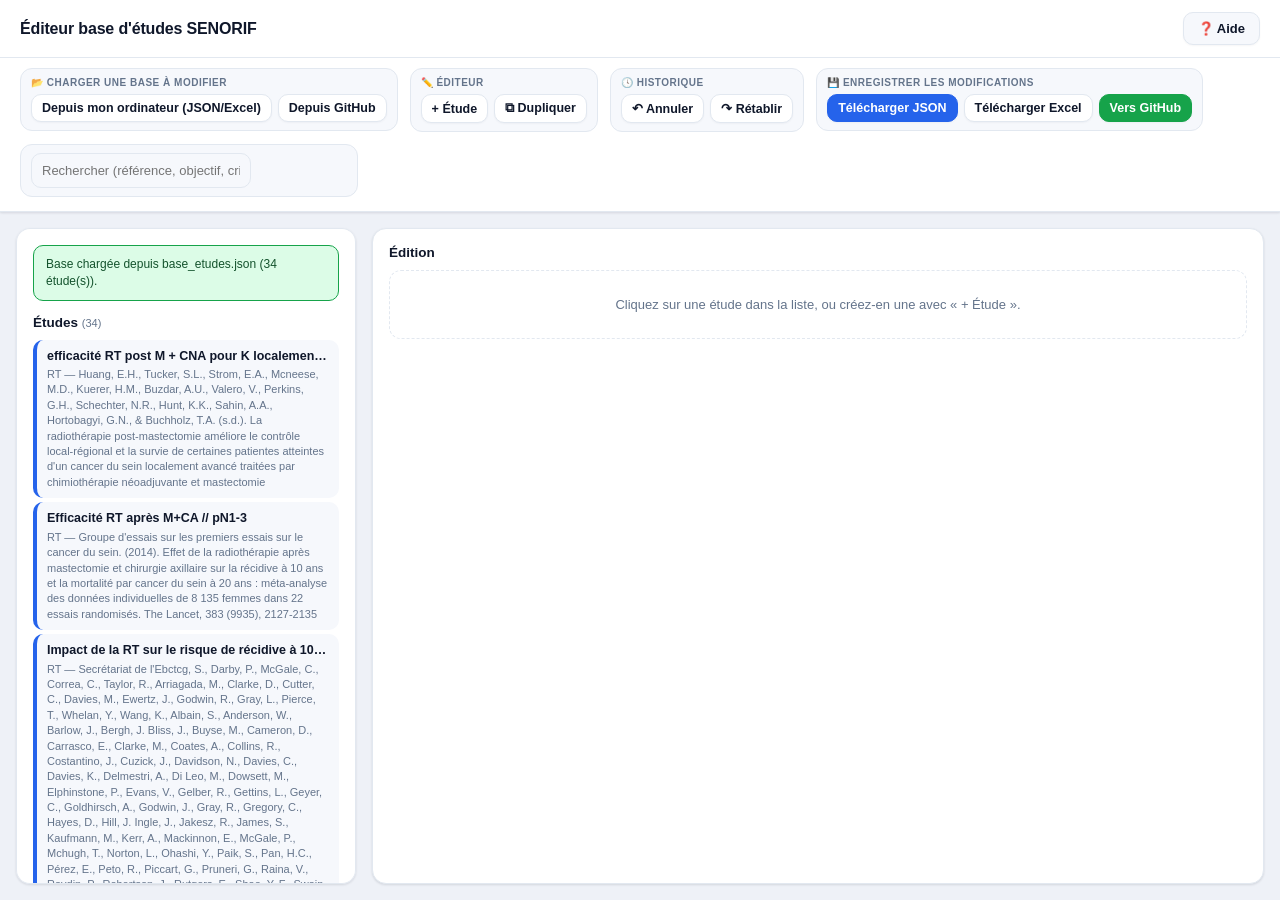
<file: editeur_etudes.html>
<!doctype html>
<html lang="fr">
<head>
<meta charset="utf-8">
<meta name="viewport" content="width=device-width, initial-scale=1, maximum-scale=1, user-scalable=no">
<title>Éditeur base d'études SENORIF</title>
<script src="xlsx.core.min.js"></script>
<style>
:root{
 --bg:#eef1f7;
 --surface:#ffffff;
 --surface-alt:#f6f8fc;
 --border:#e2e8f0;
 --text:#0f172a;
 --text-muted:#64748b;
 --primary:#2563eb;
 --primary-dark:#1d4ed8;
 --success:#16a34a;
 --success-dark:#15803d;
 --warning:#f59e0b;
 --danger:#dc2626;
 --radius:14px;
 --shadow:0 1px 3px rgba(15,23,42,.07),0 1px 2px rgba(15,23,42,.05);
 --shadow-md:0 6px 18px rgba(15,23,42,.10);
}
*{box-sizing:border-box}
html,body{height:100%}
body{margin:0;display:flex;flex-direction:column;height:100vh;overflow:hidden;
 font-family:-apple-system,BlinkMacSystemFont,"Segoe UI",Roboto,Helvetica,Arial,sans-serif;
 background:var(--bg);color:var(--text)}

header{flex-shrink:0;background:var(--surface);border-bottom:1px solid var(--border);box-shadow:var(--shadow)}
.headerTop{display:flex;align-items:center;justify-content:space-between;padding:12px 20px;border-bottom:1px solid var(--border)}
.brand{display:flex;align-items:center;gap:10px;font-size:16px;font-weight:800;letter-spacing:-.01em}
.toolbar{display:flex;gap:12px;align-items:flex-start;flex-wrap:wrap;padding:10px 20px 14px}

button{appearance:none;border:1px solid var(--border);background:var(--surface);color:var(--text);
 font-weight:600;font-size:13px;padding:8px 14px;border-radius:10px;cursor:pointer;
 transition:transform .1s ease,box-shadow .1s ease,background .1s ease,border-color .1s ease;
 box-shadow:0 1px 2px rgba(15,23,42,.04)}
button:hover{border-color:#cbd5e1;background:#f8fafc;transform:translateY(-1px);box-shadow:0 3px 8px rgba(15,23,42,.10)}
button:active{transform:translateY(0)}
button.primary{background:var(--primary);border-color:var(--primary);color:white}
button.primary:hover{background:var(--primary-dark);border-color:var(--primary-dark)}
button.success{background:var(--success);color:white;border-color:var(--success)}
button.success:hover{background:var(--success-dark);border-color:var(--success-dark)}
button.danger{background:var(--surface);color:var(--danger);border-color:#fecaca}
button.danger:hover{background:#fef2f2;border-color:var(--danger)}
button.ghost{background:var(--surface-alt)}
button:disabled{opacity:.4;cursor:not-allowed;transform:none;box-shadow:none}
button.small{padding:4px 9px;font-size:11.5px}

.grp{display:flex;flex-direction:column;gap:6px;background:var(--surface-alt);border:1px solid var(--border);
 border-radius:12px;padding:8px 10px}
.grpLabel{font-size:10px;font-weight:800;color:var(--text-muted);text-transform:uppercase;letter-spacing:.05em}
.grpBtns{display:flex;gap:6px;flex-wrap:wrap}
.grpBtns button{padding:6px 10px;font-size:12.5px}

.searchBox{display:flex;gap:6px;align-items:center;background:var(--surface-alt);
 border:1px solid var(--border);border-radius:12px;padding:8px 10px}
.searchBox input{width:220px}

.main{flex:1;min-height:0;display:grid;grid-template-columns:340px 1fr;gap:16px;padding:16px}
.panel{background:var(--surface);padding:16px;border:1px solid var(--border);border-radius:var(--radius);
 box-shadow:var(--shadow);overflow:auto}

h3{font-size:13.5px;font-weight:800;margin:0 0 10px;color:var(--text)}
h3 .hint{font-size:11px;color:var(--text-muted);font-weight:500}

textarea,input,select{width:100%;box-sizing:border-box;border:1px solid var(--border);border-radius:10px;
 padding:9px 10px;font-family:inherit;font-size:13px;color:var(--text);background:var(--surface-alt);
 transition:border-color .12s ease,box-shadow .12s ease}
textarea:focus,input:focus,select:focus{outline:none;border-color:var(--primary);
 box-shadow:0 0 0 3px rgba(37,99,235,.15);background:var(--surface)}
textarea{min-height:70px}
label{font-size:11.5px;font-weight:800;color:var(--text-muted);text-transform:uppercase;letter-spacing:.03em;
 margin-top:14px;margin-bottom:6px;display:block}
.help{font-size:12.5px;color:var(--text-muted);line-height:1.55}
.divider{margin:18px 0;border:none;border-top:1px solid var(--border)}

.notice{background:#fef3c7;border:1px solid var(--warning);border-radius:10px;padding:10px 12px;
 margin-bottom:14px;font-size:12px;line-height:1.4;color:#78350f}
.notice.ok{background:#dcfce7;border-color:var(--success);color:#14532d}

#editEmpty{color:var(--text-muted);font-size:13px;padding:26px 12px;text-align:center;
 border:1.5px dashed var(--border);border-radius:12px}

.listRow{padding:8px 10px;border-radius:10px;cursor:pointer;font-size:12.5px;margin:4px 0;line-height:1.4;
 border-left:4px solid var(--primary);background:var(--surface-alt);transition:background .12s ease,transform .12s ease}
.listRow:hover{background:#eef2ff;transform:translateX(2px)}
.listRow.sel{background:#fef3c7;border-left-color:var(--warning);box-shadow:0 1px 4px rgba(245,158,11,.25)}
.listRow .ref{font-weight:700;display:block;white-space:nowrap;overflow:hidden;text-overflow:ellipsis}
.listRow .meta{color:var(--text-muted);font-size:11px;margin-top:2px}

.checkGrid{display:grid;grid-template-columns:1fr 1fr;gap:6px 10px}
.checkRow{display:flex;align-items:center;gap:7px;font-size:12.5px;padding:4px 0}
.checkRow input{width:auto}
.treatRow{display:flex;align-items:center;gap:7px;font-size:12.5px;padding:4px 0}
.treatRow input[type=checkbox]{width:auto;flex-shrink:0}
.treatRow .treatLabel{width:140px;flex-shrink:0}
.treatRow input[type=text]{flex:1}
.metaField{margin-bottom:10px}
.metaField label{margin-top:0;margin-bottom:4px}

.critGrid{display:grid;grid-template-columns:1fr 1fr;gap:10px 12px}
.critField label{margin-top:0}

.outcomeRow{display:flex;gap:6px;align-items:flex-start;margin-bottom:6px}
.outcomeRow input{flex:1}
.outcomeRow input.k{max-width:42%}

.overlay{display:none;position:fixed;inset:0;background:rgba(15,23,42,.55);backdrop-filter:blur(2px);
 z-index:50;align-items:center;justify-content:center;padding:20px}
.overlay.show{display:flex}
.modalBox{background:var(--surface);max-width:600px;width:100%;max-height:85vh;overflow:auto;
 padding:24px;border-radius:18px;box-shadow:0 24px 60px rgba(15,23,42,.35)}
.modalBox h2{margin-top:0;font-size:18px}
</style>
</head>
<body>
<header>
<div class="headerTop">
 <span class="brand">Éditeur base d'études SENORIF</span>
 <button class="ghost" onclick="toggleHelp()">❓ Aide</button>
</div>

<div class="toolbar">

<div class="grp">
 <span class="grpLabel">📂 Charger une base à modifier</span>
 <span class="grpBtns">
  <button onclick="document.getElementById('fileInput').click()">Depuis mon ordinateur (JSON/Excel)</button>
  <button onclick="reloadRealData()">Depuis GitHub</button>
 </span>
</div>

<div class="grp">
 <span class="grpLabel">✏️ Éditeur</span>
 <span class="grpBtns">
  <button onclick="addEtude()">+ Étude</button>
  <button onclick="duplicateEtude()">⧉ Dupliquer</button>
 </span>
</div>

<div class="grp">
 <span class="grpLabel">🕓 Historique</span>
 <span class="grpBtns">
  <button id="undoBtn" onclick="undo()" title="Ctrl+Z">↶ Annuler</button>
  <button id="redoBtn" onclick="redo()" title="Ctrl+Maj+Z">↷ Rétablir</button>
 </span>
</div>

<div class="grp">
 <span class="grpLabel">💾 Enregistrer les modifications</span>
 <span class="grpBtns">
  <button class="primary" onclick="exportJSON()">Télécharger JSON</button>
  <button onclick="exportExcel()">Télécharger Excel</button>
  <button class="success" onclick="saveForGithub()">Vers GitHub</button>
 </span>
</div>

<span class="searchBox">
  <input id="searchBox" placeholder="Rechercher (référence, objectif, critère, outcome…)" oninput="renderList()">
  <span id="searchStatus" style="font-size:11px;color:var(--text-muted);min-width:90px"></span>
</span>

</div>
</header>

<input type="file" id="fileInput" accept=".json,.xlsx,.xls" style="display:none">

<div id="helpOverlay" class="overlay" onclick="if(event.target===this)toggleHelp()">
 <div class="modalBox">
  <h2 style="margin-top:0">Aide</h2>
  <p class="help">
  <b>Mode d'emploi :</b><br>
  1. Cliquez sur une étude dans la liste à gauche pour l'éditer à droite.<br>
  2. Une fois vos modifications faites, cliquez sur « ✓ Valider les modifications » pour les appliquer.<br>
  3. « + Étude » crée une étude vide. « ⧉ Dupliquer » copie l'étude actuellement sélectionnée (pratique pour des études très proches).<br>
  4. Les <b>critères cliniques</b> matchables (T, N, RE, RP, HER2, Grade, Ki67 (%), Marges (mm), Age, Emboles, Triple N, MCC, RH) suivent la syntaxe du moteur de correspondance de l'Atlas : une valeur exacte (ex. <code>1</code>), une plage <code>10-50</code>, ou une comparaison <code>&lt;2</code>, <code>&lt;=2</code>, <code>&gt;2</code>, <code>&gt;=2</code>. Laissez <code>-1</code> (valeur par défaut) si le critère n'est pas évalué par l'étude. Les champs AJCC, M, Mutation, Ménopause %, Marges et autres paramètres, Type histologique sont informatifs (texte libre, pas utilisés par le moteur de matching).<br>
  5. Les <b>traitements évalués</b> : cochez la case du traitement testé par l'étude, et précisez éventuellement un détail libre (molécule, dose, schéma) dans le champ associé.<br>
  6. Les <b>détails de l'étude</b> (méthode, type d'étude, population, inclusion/exclusion, échantillon, durée de suivi, données manquantes, limites, notes, autres interventions) sont du texte libre informatif, non utilisé par le moteur de matching.<br>
  7. Les <b>résultats chiffrés</b> (« outcomes ») sont entièrement libres : ajoutez autant de lignes nom/valeur que nécessaire avec « + Ajouter un résultat ».<br>
  8. La recherche filtre la liste en direct sur tous les champs (référence, citation, objectif, niveau de preuve, traitements, critères, détails, résultats).<br>
  9. Ctrl+Z pour annuler, Ctrl+Maj+Z pour rétablir.
  </p>
  <div class="notice"><b>Mise à jour GitHub :</b><br>1. Cliquez sur « Vers GitHub ».<br>2. Allez dans le dépôt GitHub de l'Atlas.<br>3. Supprimez l'ancien <code>base_etudes.json</code>.<br>4. Ajoutez le fichier téléchargé.<br>5. Vérifiez qu'il s'appelle exactement <code>base_etudes.json</code>.<br>6. Cliquez sur « Commit changes ».</div>
  <div class="notice ok"><b>Excel :</b> « Télécharger Excel » génère un fichier <code>base_etudes.xlsx</code> avec une colonne par champ (référence, citation, objectif, niveau de preuve, détails de l'étude, traitements évalués + leurs détails, critères, puis tous les résultats rencontrés). Vous pouvez modifier ce fichier dans Excel puis le réimporter avec « Depuis mon ordinateur » : il remplacera entièrement la base actuellement chargée dans l'éditeur. Pensez ensuite à « Télécharger JSON » et « Vers GitHub » pour publier le résultat — l'application utilise le JSON, pas l'Excel.</div>
  <hr class="divider">
  <b>Brouillon navigateur (sauvegarde temporaire, sans téléchargement) :</b>
  <div style="margin-top:8px;display:flex;gap:8px">
   <button onclick="saveLocal()">Sauver brouillon</button>
   <button onclick="loadLocal()">Recharger brouillon</button>
  </div>
  <button class="primary" style="width:100%;margin-top:18px" onclick="toggleHelp()">Fermer</button>
 </div>
</div>

<div class="main" id="mainGrid">
<div class="panel" id="leftPanel">
<div id="loadStatus" class="notice">Chargement de base_etudes.json…</div>
<h3>Études <span class="hint" id="listCount"></span></h3>
<div id="list"></div>
</div>

<div class="panel" id="rightPanel">
<h3>Édition</h3>
<div id="editEmpty">Cliquez sur une étude dans la liste, ou créez-en une avec « + Étude ».</div>

<div id="etudeEdit" style="display:none">
<label>Référence (lien cliquable, ex. DOI/URL)</label>
<input id="editReference" placeholder="https://doi.org/…">

<label>Citation complète</label>
<textarea id="editCitation" style="min-height:50px" placeholder="Auteurs, titre, revue, année…"></textarea>

<label>Objectif de l'étude</label>
<input id="editObjectif">

<label>Niveau de preuve</label>
<input id="editNiveau" placeholder="Ex. : 1, IIa, ou une phrase libre">

<label>Traitements évalués <span class="hint">(case = traitement testé par l'étude ; champ = détail libre, ex. molécules, dose)</span></label>
<div id="traitementsGrid"></div>

<label>Critères cliniques <span class="hint">(-1 = non évalué. Pour T, N, RE, RP, HER2, Grade, Ki67 (%), Marges (mm), Age, Emboles, Triple N, MCC, RH : syntaxe du moteur de correspondance — valeur exacte, plage 10-50, ou &lt;2 / &lt;=2 / &gt;2 / &gt;=2. Les autres champs (AJCC, M, Mutation, Ménopause %, Marges et autres paramètres, Type histologique) sont informatifs, en texte libre.)</span></label>
<div class="critGrid" id="criteresGrid"></div>

<label style="margin-top:18px">Détails de l'étude (méthodologie, texte libre)</label>
<div id="metaGrid"></div>

<label style="display:flex;align-items:center;justify-content:space-between;margin-top:18px">
 Résultats chiffrés (outcomes)
 <button class="small" onclick="addOutcomeRow()">+ Ajouter un résultat</button>
</label>
<div id="outcomesList"></div>

<button class="primary" style="width:100%;margin-top:16px" onclick="applyEtudeEdits()">✓ Valider les modifications</button>

<hr class="divider">
<button class="danger" style="width:100%" onclick="deleteEtude()">🗑 Supprimer cette étude</button>
</div>
</div>
</div>

<script>
let mapping = {};
let etudes = [];
let selectedId = null;
let editOutcomes = [];
let undoStack=[], redoStack=[];
const HISTORY_LIMIT=100;

const CRITERES_FIELDS = ["AJCC","T","N","M","RE","RP","HER2","Grade","Ki67 (%)","Marges (mm)","Marges et autres paramètres","Age","Ménopause %","Mutation","Emboles","Triple N","MCC","RH","Type histologique"];
const TRAITEMENTS_FIELDS = ["Chirurgie mammaire","Chirurgie axillaire","RT","CNA","CT rattrapage","CTadj","Immunothérapie","Hormonothérapie"];
// Champs texte libre, issus des données réelles de thèse (méthodologie de l'étude),
// purement informatifs : app.js ne les lit jamais, donc pas de convention -1.
const META_FIELDS = ["methode","type_etude","population","inclusion","exclusion","echantillon","duree_suivi","donnees_manquantes","limites","notes","autres_interventions"];
const META_LABELS = {
 methode:"Méthode", type_etude:"Type d'étude", population:"Population",
 inclusion:"Critères d'inclusion", exclusion:"Critères d'exclusion", echantillon:"Échantillon",
 duree_suivi:"Durée de suivi", donnees_manquantes:"Données manquantes", limites:"Limites",
 notes:"Notes", autres_interventions:"Autres interventions",
};
// Mapping = {titre exact du nœud de l'arbre de décision : champ critères correspondant}.
// app.js fait une recherche directe mapping[titreQuestion] pour retrouver la colonne à comparer.
const DEFAULT_MAPPING = {
 "T":"T", "Triple N":"Triple N", "HER2":"HER2", "RE-":"RE", "Ménopause":"Ménopause %",
 "RH":"RH", "Ki67 (%)":"Ki67 (%)", "Grade":"Grade", "Emboles":"Emboles",
 "Marges (mm)":"Marges (mm)", "MCC":"MCC", "Carcinome":"Type histologique",
};

function uid(p){return p+Math.random().toString(36).slice(2,9)}
function etude(id){return etudes.find(e=>e._id===id)}
function defaultCriteres(){let o={}; CRITERES_FIELDS.forEach(c=>o[c]="-1"); return o;}

function setStatus(text, ok){
 const el=document.getElementById("loadStatus");
 if(!el)return;
 el.textContent=text;
 el.className= ok ? "notice ok" : "notice";
}

// Le fichier source écrit "-1" pour tout champ texte vide (convention héritée du script Python).
// On l'efface à l'affichage pour ne pas polluer les champs libres, et on le réécrit à l'export
// car app.js teste explicitement la valeur "-1" pour objectif/référence/niveau de preuve.
function blankToDash(s){ return (s==="-1") ? "" : s; }
function dashIfBlank(s){ s=String(s==null?"":s).trim(); return s===""? "-1" : s; }

function loadData(obj){
 mapping = (obj && obj.mapping) ? obj.mapping : DEFAULT_MAPPING;
 etudes = ((obj && obj.etudes) || []).map(e=>{
  let o = {
   _id: uid("e"),
   reference: blankToDash(e.reference!==undefined ? String(e.reference) : ""),
   citation: e.citation!==undefined ? String(e.citation) : "",
   objectif: blankToDash(e.objectif!==undefined ? String(e.objectif) : ""),
   niveau_preuve: blankToDash(e.niveau_preuve!==undefined ? String(e.niveau_preuve) : ""),
   traitements_evalues: Array.isArray(e.traitements_evalues) ? e.traitements_evalues.slice() : [],
   traitements_details: Object.assign({}, e.traitements_details||{}),
   criteres: Object.assign(defaultCriteres(), e.criteres||{}),
   outcomes: Object.assign({}, e.outcomes||{}),
  };
  META_FIELDS.forEach(f=>{ o[f] = e[f]!==undefined ? String(e[f]) : ""; });
  return o;
 });
 selectedId = null;
 undoStack=[]; redoStack=[];
 render();
}

function exportData(){
 return {
  mapping,
  etudes: etudes.map(e=>{
   let o = {
    reference: dashIfBlank(e.reference),
    citation: e.citation,
    objectif: dashIfBlank(e.objectif),
    niveau_preuve: dashIfBlank(e.niveau_preuve),
    traitements_evalues: e.traitements_evalues.slice(),
    traitements_details: Object.assign({}, e.traitements_details),
    criteres: Object.assign({}, e.criteres),
    outcomes: Object.assign({}, e.outcomes),
   };
   META_FIELDS.forEach(f=>{ o[f] = e[f]; });
   return o;
  }),
 };
}

function snapshotState(){ return JSON.stringify({mapping, etudes}); }
function restoreState(snap){
 let o=JSON.parse(snap);
 mapping=o.mapping; etudes=o.etudes;
 selectedId=null;
 render();
}
function pushHistory(){
 undoStack.push(snapshotState());
 if(undoStack.length>HISTORY_LIMIT) undoStack.shift();
 redoStack=[];
}
function undo(){
 if(!undoStack.length) return;
 redoStack.push(snapshotState());
 restoreState(undoStack.pop());
}
function redo(){
 if(!redoStack.length) return;
 undoStack.push(snapshotState());
 restoreState(redoStack.pop());
}
document.addEventListener("keydown",function(ev){
 let tag=ev.target && ev.target.tagName;
 if(tag==="INPUT"||tag==="TEXTAREA"||tag==="SELECT") return;
 if(!(ev.ctrlKey||ev.metaKey)) return;
 let key=ev.key.toLowerCase();
 if(key==="z" && !ev.shiftKey){ ev.preventDefault(); undo(); }
 else if(key==="y" || (key==="z" && ev.shiftKey)){ ev.preventDefault(); redo(); }
});

function fold(s){
 return String(s||"").normalize("NFD").replace(/[̀-ͯ]/g,"").toLowerCase();
}
function searchableText(e){
 return [
  e.reference, e.citation, e.objectif, e.niveau_preuve,
  e.traitements_evalues.join(" "),
  Object.values(e.traitements_details||{}).join(" "),
  META_FIELDS.map(f=>e[f]).join(" "),
  Object.entries(e.criteres).map(([k,v])=>k+" "+v).join(" "),
  Object.entries(e.outcomes).map(([k,v])=>k+" "+v).join(" "),
 ].join(" ");
}

function render(){
 renderList();
 renderForm();
}

function renderList(){
 let list=document.getElementById("list");
 list.innerHTML="";
 let term=fold((document.getElementById("searchBox")||{}).value||"");
 let visible = term ? etudes.filter(e=>fold(searchableText(e)).includes(term)) : etudes;
 document.getElementById("listCount").textContent =
  term ? "("+visible.length+"/"+etudes.length+")" : "("+etudes.length+")";
 visible.forEach(e=>list.appendChild(buildEtudeRow(e)));
}

function buildEtudeRow(e){
 let row=document.createElement("div");
 row.className="listRow"+(e._id===selectedId?" sel":"");
 row.id="row_"+e._id;
 row.onclick=()=>selectEtude(e._id);
 let refLine=document.createElement("span");
 refLine.className="ref";
 let titre = e.citation ? e.citation : (e.objectif && e.objectif!=="-1" ? e.objectif : "");
 if(titre.length>90) titre = titre.slice(0,90)+"…";
 refLine.textContent = titre || "(sans citation)";
 row.appendChild(refLine);
 let meta=document.createElement("div");
 meta.className="meta";
 let bits=[];
 if(e.objectif && e.objectif!=="-1" && e.citation) bits.push(e.objectif);
 if(e.traitements_evalues.length) bits.push(e.traitements_evalues.join(", "));
 if(e.reference && e.reference!=="-1") bits.push(e.reference);
 meta.textContent = bits.join(" — ") || "(aucun détail)";
 row.appendChild(meta);
 return row;
}

function selectEtude(id){
 selectedId=id;
 render();
}

function renderForm(){
 let e = etude(selectedId);
 document.getElementById("editEmpty").style.display = e ? "none" : "block";
 document.getElementById("etudeEdit").style.display = e ? "block" : "none";
 if(!e) return;

 document.getElementById("editReference").value = e.reference==="-1" ? "" : e.reference;
 document.getElementById("editCitation").value = e.citation;
 document.getElementById("editObjectif").value = e.objectif;
 document.getElementById("editNiveau").value = e.niveau_preuve;

 let tGrid=document.getElementById("traitementsGrid");
 tGrid.innerHTML="";
 TRAITEMENTS_FIELDS.forEach((t,i)=>{
  let rowEl=document.createElement("div");
  rowEl.className="treatRow";
  let cb=document.createElement("input");
  cb.type="checkbox"; cb.id="trait"+i;
  cb.checked = e.traitements_evalues.includes(t);
  let lab=document.createElement("span");
  lab.className="treatLabel"; lab.textContent=t;
  let detail=document.createElement("input");
  detail.type="text"; detail.id="traitDetail"+i; detail.placeholder="Détail (molécules, dose…)";
  detail.value = (e.traitements_details && e.traitements_details[t]) || "";
  rowEl.appendChild(cb); rowEl.appendChild(lab); rowEl.appendChild(detail);
  tGrid.appendChild(rowEl);
 });

 let cGrid=document.getElementById("criteresGrid");
 cGrid.innerHTML="";
 CRITERES_FIELDS.forEach((c,i)=>{
  let wrap=document.createElement("div");
  wrap.className="critField";
  let lab=document.createElement("label");
  lab.textContent=c;
  let inp=document.createElement("input");
  inp.id="crit"+i;
  inp.value = e.criteres[c]!==undefined ? e.criteres[c] : "-1";
  wrap.appendChild(lab); wrap.appendChild(inp);
  cGrid.appendChild(wrap);
 });

 let mGrid=document.getElementById("metaGrid");
 mGrid.innerHTML="";
 META_FIELDS.forEach((f,i)=>{
  let wrap=document.createElement("div");
  wrap.className="metaField";
  let lab=document.createElement("label");
  lab.textContent=META_LABELS[f]||f;
  let inp=document.createElement("textarea");
  inp.id="meta"+i; inp.style.minHeight="44px";
  inp.value = e[f]||"";
  wrap.appendChild(lab); wrap.appendChild(inp);
  mGrid.appendChild(wrap);
 });

 editOutcomes = Object.entries(e.outcomes).map(([key,value])=>({key,value}));
 renderOutcomesRows();
}

function renderOutcomesRows(){
 let container=document.getElementById("outcomesList");
 container.innerHTML="";
 editOutcomes.forEach((row,i)=>{
  let line=document.createElement("div");
  line.className="outcomeRow";
  let k=document.createElement("input");
  k.className="k"; k.id="outKey"+i; k.placeholder="Nom"; k.value=row.key;
  let v=document.createElement("input");
  v.id="outVal"+i; v.placeholder="Valeur"; v.value=row.value;
  let rm=document.createElement("button");
  rm.className="small danger"; rm.textContent="✕"; rm.title="Retirer";
  rm.onclick=()=>removeOutcomeRow(i);
  line.appendChild(k); line.appendChild(v); line.appendChild(rm);
  container.appendChild(line);
 });
}
function syncOutcomesDraftFromDOM(){
 editOutcomes.forEach((row,i)=>{
  row.key = document.getElementById("outKey"+i).value;
  row.value = document.getElementById("outVal"+i).value;
 });
}
function addOutcomeRow(){
 syncOutcomesDraftFromDOM();
 editOutcomes.push({key:"",value:""});
 renderOutcomesRows();
}
function removeOutcomeRow(i){
 syncOutcomesDraftFromDOM();
 editOutcomes.splice(i,1);
 renderOutcomesRows();
}

function applyEtudeEdits(){
 let e=etude(selectedId); if(!e) return;
 pushHistory();
 e.reference = document.getElementById("editReference").value;
 e.citation = document.getElementById("editCitation").value;
 e.objectif = document.getElementById("editObjectif").value;
 e.niveau_preuve = document.getElementById("editNiveau").value;
 e.traitements_evalues = TRAITEMENTS_FIELDS.filter((t,i)=>document.getElementById("trait"+i).checked);
 let traitDetails={};
 TRAITEMENTS_FIELDS.forEach((t,i)=>{
  let v=document.getElementById("traitDetail"+i).value.trim();
  if(v) traitDetails[t]=v;
 });
 e.traitements_details=traitDetails;
 let criteres={};
 CRITERES_FIELDS.forEach((c,i)=>{
  let v=document.getElementById("crit"+i).value.trim();
  criteres[c]= v===""? "-1" : v;
 });
 e.criteres=criteres;
 META_FIELDS.forEach((f,i)=>{ e[f] = document.getElementById("meta"+i).value; });
 syncOutcomesDraftFromDOM();
 let outcomes={};
 editOutcomes.forEach(row=>{
  let k=row.key.trim();
  if(k) outcomes[k]=row.value;
 });
 e.outcomes=outcomes;
 render();
}

function addEtude(){
 pushHistory();
 let e={_id:uid("e"), reference:"", citation:"", objectif:"", niveau_preuve:"", traitements_evalues:[], traitements_details:{}, criteres:defaultCriteres(), outcomes:{}};
 META_FIELDS.forEach(f=>{ e[f]=""; });
 etudes.push(e);
 selectedId=e._id;
 render();
}
function duplicateEtude(){
 let src=etude(selectedId); if(!src) return;
 pushHistory();
 let copy=JSON.parse(JSON.stringify(src));
 copy._id=uid("e");
 let idx=etudes.indexOf(src);
 etudes.splice(idx+1,0,copy);
 selectedId=copy._id;
 render();
}
function deleteEtude(){
 if(!selectedId) return;
 pushHistory();
 etudes=etudes.filter(e=>e._id!==selectedId);
 selectedId=null;
 render();
}

function toggleHelp(){
 document.getElementById("helpOverlay").classList.toggle("show");
}

// ─── Excel : export ───
function collectOutcomeCols(){
 let cols=[]; let seen=new Set();
 etudes.forEach(e=>Object.keys(e.outcomes).forEach(k=>{ if(!seen.has(k)){ seen.add(k); cols.push(k); } }));
 return cols;
}
function etudeToExcelRow(e, outcomeCols){
 let row=[e.reference==="-1"?"":e.reference, e.citation||"", e.objectif==="-1"?"":e.objectif, e.niveau_preuve==="-1"?"":e.niveau_preuve];
 META_FIELDS.forEach(f=>row.push(e[f]||""));
 TRAITEMENTS_FIELDS.forEach(t=>row.push(e.traitements_evalues.includes(t) ? "1" : "-1"));
 TRAITEMENTS_FIELDS.forEach(t=>row.push((e.traitements_details||{})[t]||""));
 CRITERES_FIELDS.forEach(c=>row.push(e.criteres[c]!==undefined && e.criteres[c]!=="" ? e.criteres[c] : "-1"));
 outcomeCols.forEach(k=>row.push(e.outcomes[k]!==undefined ? e.outcomes[k] : ""));
 return row;
}
function excelHeader(outcomeCols){
 return ["Référence","Citation","Objectif","Niveau de preuve"]
  .concat(META_FIELDS.map(f=>META_LABELS[f]||f))
  .concat(TRAITEMENTS_FIELDS)
  .concat(TRAITEMENTS_FIELDS.map(t=>t+" (détail)"))
  .concat(CRITERES_FIELDS, outcomeCols);
}
function buildExcelWorkbook(){
 let outcomeCols=collectOutcomeCols();
 let rows=[excelHeader(outcomeCols)].concat(etudes.map(e=>etudeToExcelRow(e,outcomeCols)));
 let ws=XLSX.utils.aoa_to_sheet(rows);
 let wb=XLSX.utils.book_new();
 XLSX.utils.book_append_sheet(wb, ws, "Etudes");
 return wb;
}
function exportExcel(){
 let wb=buildExcelWorkbook();
 let out=XLSX.write(wb,{bookType:"xlsx", type:"array"});
 let blob=new Blob([out],{type:"application/octet-stream"});
 let a=document.createElement("a");
 a.href=URL.createObjectURL(blob);
 a.download="base_etudes.xlsx";
 a.click();
 setTimeout(()=>URL.revokeObjectURL(a.href),1000);
}

// ─── Excel : import ───
function importExcelRows(aoa){
 if(!aoa.length) return [];
 let header=aoa[0].map(h=>String(h==null?"":h).trim());
 let idx=name=>header.indexOf(name);
 let refIdx=idx("Référence"), citIdx=idx("Citation"), objIdx=idx("Objectif"), nivIdx=idx("Niveau de preuve");
 let metaIdx=META_FIELDS.map(f=>idx(META_LABELS[f]||f));
 let traitIdx=TRAITEMENTS_FIELDS.map(t=>idx(t));
 let traitDetailIdx=TRAITEMENTS_FIELDS.map(t=>idx(t+" (détail)"));
 let critIdx=CRITERES_FIELDS.map(c=>idx(c));
 let known=new Set([refIdx,citIdx,objIdx,nivIdx].concat(metaIdx,traitIdx,traitDetailIdx,critIdx).filter(i=>i>=0));
 let outcomeIdx=header.map((h,i)=>i).filter(i=>!known.has(i) && header[i]);

 return aoa.slice(1)
  .filter(r=>r.some(c=>c!==undefined && String(c).trim()!==""))
  .map(r=>{
   let e={_id:uid("e"), reference:"", citation:"", objectif:"", niveau_preuve:"",
    traitements_evalues:[], traitements_details:{}, criteres:defaultCriteres(), outcomes:{}};
   if(refIdx>=0) e.reference=String(r[refIdx]==null?"":r[refIdx]).trim();
   if(citIdx>=0) e.citation=String(r[citIdx]==null?"":r[citIdx]).trim();
   if(objIdx>=0) e.objectif=String(r[objIdx]==null?"":r[objIdx]).trim();
   if(nivIdx>=0) e.niveau_preuve=String(r[nivIdx]==null?"":r[nivIdx]).trim();
   META_FIELDS.forEach((f,i)=>{
    let ci=metaIdx[i]; if(ci<0) return;
    e[f]=String(r[ci]==null?"":r[ci]).trim();
   });
   TRAITEMENTS_FIELDS.forEach((t,i)=>{
    let ci=traitIdx[i]; if(ci<0) return;
    let v=String(r[ci]==null?"":r[ci]).trim().toLowerCase();
    if(v==="1"||v==="1.0"||v==="oui"||v==="x") e.traitements_evalues.push(t);
   });
   TRAITEMENTS_FIELDS.forEach((t,i)=>{
    let ci=traitDetailIdx[i]; if(ci<0) return;
    let v=String(r[ci]==null?"":r[ci]).trim();
    if(v) e.traitements_details[t]=v;
   });
   CRITERES_FIELDS.forEach((c,i)=>{
    let ci=critIdx[i]; if(ci<0) return;
    let v=String(r[ci]==null?"":r[ci]).trim();
    e.criteres[c]= v===""? "-1" : v;
   });
   outcomeIdx.forEach(i=>{
    let v=r[i]; if(v!==undefined && String(v).trim()!=="") e.outcomes[header[i]]=String(v).trim();
   });
   return e;
  });
}
function loadWorkbook(wb){
 let sheetName=wb.SheetNames[0];
 let ws=wb.Sheets[sheetName];
 let aoa=XLSX.utils.sheet_to_json(ws,{header:1, raw:false, defval:""});
 pushHistory();
 etudes=importExcelRows(aoa);
 selectedId=null;
 render();
}

document.getElementById("fileInput").addEventListener("change", function(ev){
 let f=ev.target.files[0]; if(!f) return;
 let isExcel = /\.xlsx?$/i.test(f.name);
 let r=new FileReader();
 if(isExcel){
  r.onload=()=>{
   try{
    let data=new Uint8Array(r.result);
    let wb=XLSX.read(data,{type:"array"});
    loadWorkbook(wb);
    setStatus("Fichier Excel importé : "+f.name+" ("+etudes.length+" étude(s))", true);
   }catch(err){ alert("Erreur de lecture Excel : "+err.message); }
  };
  r.readAsArrayBuffer(f);
 } else {
  r.onload=()=>{
   try{
    pushHistory();
    loadData(JSON.parse(r.result));
    setStatus("Fichier JSON importé : "+f.name, true);
   }catch(err){ alert("JSON invalide : "+err.message); }
  };
  r.readAsText(f);
 }
});

function downloadJSON(filename){
 let txt=JSON.stringify(exportData(), null, 4);
 let blob=new Blob([txt],{type:"application/json;charset=utf-8"});
 let a=document.createElement("a");
 a.href=URL.createObjectURL(blob);
 a.download=filename || "base_etudes.json";
 a.click();
 setTimeout(()=>URL.revokeObjectURL(a.href),1000);
}
function exportJSON(){ downloadJSON("base_etudes.json"); }
function saveForGithub(){
 downloadJSON("base_etudes.json");
 alert("Le fichier base_etudes.json a été téléchargé. Remplacez maintenant l'ancien fichier dans GitHub, puis commitez les changements.");
}
function saveLocal(){ localStorage.setItem("etudes_senorif_editor", JSON.stringify({mapping, etudes})); alert("Sauvegardé"); }
function loadLocal(){
 let s=localStorage.getItem("etudes_senorif_editor");
 if(!s) return alert("Pas de sauvegarde");
 let o=JSON.parse(s);
 pushHistory();
 mapping=o.mapping; etudes=o.etudes;
 selectedId=null;
 render();
}

function reloadRealData(){
 setStatus("Chargement de base_etudes.json…", false);
 fetch("base_etudes.json?_v="+Date.now())
  .then(r=>{ if(!r.ok) throw new Error("HTTP "+r.status); return r.json(); })
  .then(data=>{
   loadData(data);
   setStatus("Base chargée depuis base_etudes.json ("+etudes.length+" étude(s)).", true);
  })
  .catch(err=>{
   console.warn("Impossible de charger base_etudes.json :", err);
   let msg = location.protocol==="file:"
    ? "Chargement auto impossible : ce fichier est ouvert directement depuis l'ordinateur (file://), le navigateur bloque cet accès par sécurité. Ouvrez la page en ligne (GitHub Pages), ou utilisez « Depuis mon ordinateur » pour charger le JSON ou l'Excel à la main."
    : "Chargement auto impossible ("+err.message+"). Utilisez « Depuis mon ordinateur » pour charger le JSON ou l'Excel à la main.";
   setStatus(msg, false);
  });
}

reloadRealData();
</script>
</body>
</html>
</file>
<file: src/css/styles.css>
*, *::before, *::after { box-sizing: border-box; margin: 0; padding: 0; }

    :root {
      --orange:       #F07D00;  
      --orange-light: #FEF2E6;  
      --orange-dark:  #C86800;  
      --dark:       #1a1a2e;
      --text:       #2d3436;
      --muted:      #636e72;
      --border:     #e5e7eb;
      --bg:         #f8f9fa;
      --white:      #ffffff;
      --green:      #16a34a;
      --green-bg:   #dcfce7;
      --red:        #dc2626;
      --red-bg:     #fee2e2;
      --grey-bg:    #f3f4f6;
      --radius:     12px;
      --shadow:     0 4px 24px rgba(0,0,0,0.08);
    }

    html, body {
      font-family: 'Inter', system-ui, sans-serif;
      background: var(--bg);
      color: var(--text);
      min-height: 100vh;
      line-height: 1.6;
    }
    button, a { touch-action: manipulation; }

    .screen { display: none; }
    .screen.active { display: block; }

    .header {
      background: var(--white);
      border-bottom: 1px solid var(--border);
      padding: 0 40px;
      height: 64px;
      display: flex;
      align-items: center;
      justify-content: space-between;
      position: sticky;
      top: 0;
      z-index: 100;
    }
    .header-logo {
      display: flex;
      align-items: center;
      gap: 10px;
      font-weight: 700;
      font-size: 17px;
      color: var(--text);
      text-decoration: none;
    }
    .header-logo-icon {
      width: 34px;
      height: 34px;
      border-radius: 8px;
      display: flex;
      align-items: center;
      justify-content: center;
      flex-shrink: 0;
      overflow: hidden;
    }
    .header-logo-icon img { width: 100%; height: 100%; object-fit: cover; }

    .btn {
      display: inline-flex;
      align-items: center;
      gap: 8px;
      border: none;
      border-radius: 8px;
      font-family: inherit;
      font-size: 15px;
      font-weight: 600;
      cursor: pointer;
      padding: 12px 24px;
      transition: opacity .15s, transform .1s;
      text-decoration: none;
    }
    .btn:active { transform: scale(.98); }
    .btn:disabled { opacity: .45; cursor: not-allowed; }
    .btn-primary { background: var(--orange); color: var(--white); }
    .btn-primary:not(:disabled):hover { background: var(--orange-dark); }
    .btn-ghost { background: transparent; color: var(--muted); border: 1.5px solid var(--border); padding: 9px 18px; font-size: 14px; }
    .btn-ghost:hover { border-color: var(--orange); color: var(--orange); }
    .btn-white { background: var(--white); color: var(--orange); }
    .btn-white:hover { background: var(--orange-light); }

    .select-protocol {
      width: 100%;
      max-width: 460px;
      padding: 14px 16px;
      font-family: inherit;
      font-size: 15px;
      font-weight: 500;
      color: var(--text);
      background: var(--white);
      border: 2px solid var(--border);
      border-radius: 10px;
      margin-bottom: 24px;
      outline: none;
      transition: border-color 0.2s;
      cursor: pointer;
    }
    .select-protocol:focus { border-color: var(--orange); }

    #screen-home .hero {
      background: linear-gradient(135deg, var(--orange) 0%, var(--orange-dark) 100%);
      color: var(--white);
      padding: 80px 40px;
      display: flex;
      align-items: center;
      justify-content: center;
      min-height: calc(100vh - 150px);
      text-align: center;
    }
    #screen-home .hero-text { max-width: 800px; display: flex; flex-direction: column; align-items: center; }
    #screen-home .hero-text h1 { font-size: clamp(32px, 5vw, 54px); font-weight: 800; line-height: 1.2; margin-bottom: 20px; }
    #screen-home .hero-text p { font-size: 17px; opacity: .88; margin-bottom: 32px; max-width: 580px; }

    #screen-quiz .quiz-progress { background: var(--white); border-bottom: 1px solid var(--border); padding: 14px 40px; display: flex; align-items: center; gap: 20px; }
    .progress-label { font-size: 13px; font-weight: 600; color: var(--muted); white-space: nowrap; }
    .progress-track { flex: 1; height: 6px; background: var(--border); border-radius: 99px; overflow: hidden; }
    .progress-bar { height: 100%; background: linear-gradient(90deg, var(--orange), var(--orange-dark)); border-radius: 99px; transition: width .4s ease; width: 0%; }
    .progress-pct { font-size: 13px; font-weight: 700; color: var(--orange); white-space: nowrap; }

    .quiz-body { display: flex; justify-content: center; padding: 48px 24px; }
    .quiz-card { background: var(--white); border-radius: 16px; box-shadow: var(--shadow); padding: 48px; width: 100%; max-width: 680px; }
    .quiz-card h2 { font-size: 22px; font-weight: 700; line-height: 1.4; margin-bottom: 32px; color: var(--text); }

    .choice-btn { display: flex; align-items: center; justify-content: space-between; width: 100%; padding: 16px 20px; margin-bottom: 10px; background: var(--bg); border: 1.5px solid var(--border); border-radius: 10px; font-family: inherit; font-size: 15px; font-weight: 500; color: var(--text); cursor: pointer; text-align: left; transition: border-color .15s, background .15s, transform .1s; }
    .choice-btn:hover { border-color: var(--orange); background: var(--orange-light); transform: translateX(4px); }
    .choice-btn:active { transform: translateX(2px); }
    .choice-btn .arrow { color: var(--orange); font-size: 18px; opacity: 0; transition: opacity .15s; flex-shrink: 0; }
    .choice-btn:hover .arrow { opacity: 1; }
    .quiz-footer { margin-top: 24px; padding-top: 20px; border-top: 1px solid var(--border); }

    .numeric-input-wrap { display: flex; gap: 10px; align-items: stretch; }
    .numeric-input { flex: 1; padding: 16px 20px; border: 1.5px solid var(--border); border-radius: 10px; font-family: inherit; font-size: 15px; font-weight: 500; color: var(--text); background: var(--bg); }
    .numeric-input:focus { outline: none; border-color: var(--orange); }
    .numeric-input-wrap .choice-btn { width: auto; flex-shrink: 0; margin-bottom: 0; justify-content: center; }

    #screen-results .results-body { max-width: 880px; margin: 0 auto; padding: 48px 24px; }
    #screen-results h2 { font-size: 26px; font-weight: 800; margin-bottom: 28px; }

    .path-banner { background: linear-gradient(135deg, var(--orange), var(--orange-dark)); color: var(--white); border-radius: 14px; padding: 24px 28px; margin-bottom: 32px; }
    .path-banner h3 { font-size: 13px; font-weight: 600; opacity: .8; text-transform: uppercase; letter-spacing: .06em; margin-bottom: 12px; }
    .path-steps { display: flex; flex-wrap: wrap; gap: 8px; align-items: center; }
    .path-step { background: rgba(255,255,255,.22); border-radius: 20px; padding: 4px 14px; font-size: 13px; font-weight: 500; }
    .path-sep { font-size: 14px; opacity: .5; }

    .results-grid { display: grid; grid-template-columns: repeat(auto-fill, minmax(250px, 1fr)); gap: 14px; margin-bottom: 32px; }
    .result-card { background: var(--white); border-radius: var(--radius); padding: 18px 20px; box-shadow: 0 2px 10px rgba(0,0,0,.05); border-left: 4px solid var(--border); display: flex; align-items: center; justify-content: space-between; gap: 12px; transition: transform .15s; }
    .result-card:hover { transform: translateY(-2px); }
    .result-card.rec  { border-left-color: var(--green); }
    .result-card.nrec { border-left-color: var(--red); }
    .result-card h4 { font-size: 14px; font-weight: 600; color: var(--text); }
    .badge { font-size: 11px; font-weight: 700; padding: 4px 11px; border-radius: 99px; white-space: nowrap; flex-shrink: 0; }
    .badge.rec  { background: var(--green-bg); color: var(--green); }
    .badge.nrec { background: var(--red-bg);   color: var(--red); }
    .badge.ns   { background: var(--grey-bg);  color: var(--muted); }

    .warning-box { background: #fffbeb; border: 1px solid #fde68a; border-radius: var(--radius); padding: 16px 20px; font-size: 13px; color: #78350f; line-height: 1.6; }
    #screen-home footer { text-align: center; padding: 16px 20px; font-size: 13px; color: var(--muted); }
    .recommendation-box { grid-column: 1 / -1; margin-bottom: 16px; padding: 18px 20px; background: var(--orange-light); border: 1.5px solid var(--orange); border-radius: var(--radius); }
    .recommendation-box .recommendation-label { display: block; font-size: 12px; font-weight: 700; text-transform: uppercase; letter-spacing: .04em; color: var(--orange-dark); margin-bottom: 6px; }
    .recommendation-box .recommendation-text { font-size: 15px; font-weight: 600; color: var(--text); }
    .barre-header { display: flex; justify-content: space-between; font-size: 13px; font-weight: 600; margin-bottom: 4px; color: var(--text); }
    .barre-track { height: 8px; background-color: var(--border); border-radius: 99px; overflow: hidden; margin-bottom: 12px; }
    .barre-fill { height: 100%; border-radius: 99px; transition: width 0.5s ease; }
    .barre-fill.bonne { background-color: var(--green); }
    .barre-fill.mauvaise { background-color: var(--orange); }

    .badge-correspondance { display: inline-block; font-size: 12px; font-weight: 700; padding: 5px 12px; border-radius: 99px; }
    .badge-correspondance.badge-ok     { background: var(--green-bg); color: var(--green); }
    .badge-correspondance.badge-ko     { background: var(--red-bg);   color: var(--red); }
    .badge-correspondance.badge-mixte  { background: #fef3c7;         color: #92400e; }
    .badge-correspondance.badge-neutre { background: var(--grey-bg);  color: var(--muted); }

    .critere-chip { display: inline-block; font-size: 12px; font-weight: 500; padding: 4px 10px; border-radius: 99px; margin: 0 6px 6px 0; }
    .critere-chip.chip-ok { background: var(--green-bg); color: var(--green); }
    .critere-chip.chip-ko { background: var(--red-bg);   color: var(--red); }
    .critere-chip.chip-neutre { background: var(--grey-bg); color: var(--muted); }

    @media (max-width: 700px) {
      .header { padding: 12px 16px; height: auto; flex-direction: column; gap: 12px; }
      #screen-home .hero { padding: 48px 20px; min-height: auto; }
      #screen-quiz .quiz-card { padding: 28px 20px; }
      .results-grid { grid-template-columns: 1fr; }
      .etude-flex { flex-direction: column !important; gap: 20px !important; }
      .etude-bars { width: 100% !important; }
    }

/* Blocs de texte repliables (titre d'étude, auteurs) : clamp + « déplier ▾ » */
.repliable-txt { display: -webkit-box; -webkit-box-orient: vertical; overflow: hidden; }
.repliable-txt[data-lignes="1"] { -webkit-line-clamp: 1; }
.repliable-txt[data-lignes="2"] { -webkit-line-clamp: 2; }
.repliable.ouvert .repliable-txt { -webkit-line-clamp: unset; }
.repliable-btn { background: none; border: none; padding: 2px 0; margin: 0; font-size: 11px; font-weight: 600; color: var(--orange, #e67e22); cursor: pointer; }
.repliable-btn:hover { text-decoration: underline; }

/* Puces de filtre des résultats (par mesure/famille) */
.filtre-chip { font-size: 12px; font-weight: 600; padding: 5px 12px; border-radius: 99px; border: 1px solid var(--border, #e5e7eb); background: #fff; color: #374151; cursor: pointer; }
.filtre-chip:hover { background: #f3f4f6; }
.filtre-chip.actif { background: var(--orange, #e67e22); border-color: var(--orange, #e67e22); color: #fff; }
</file>
